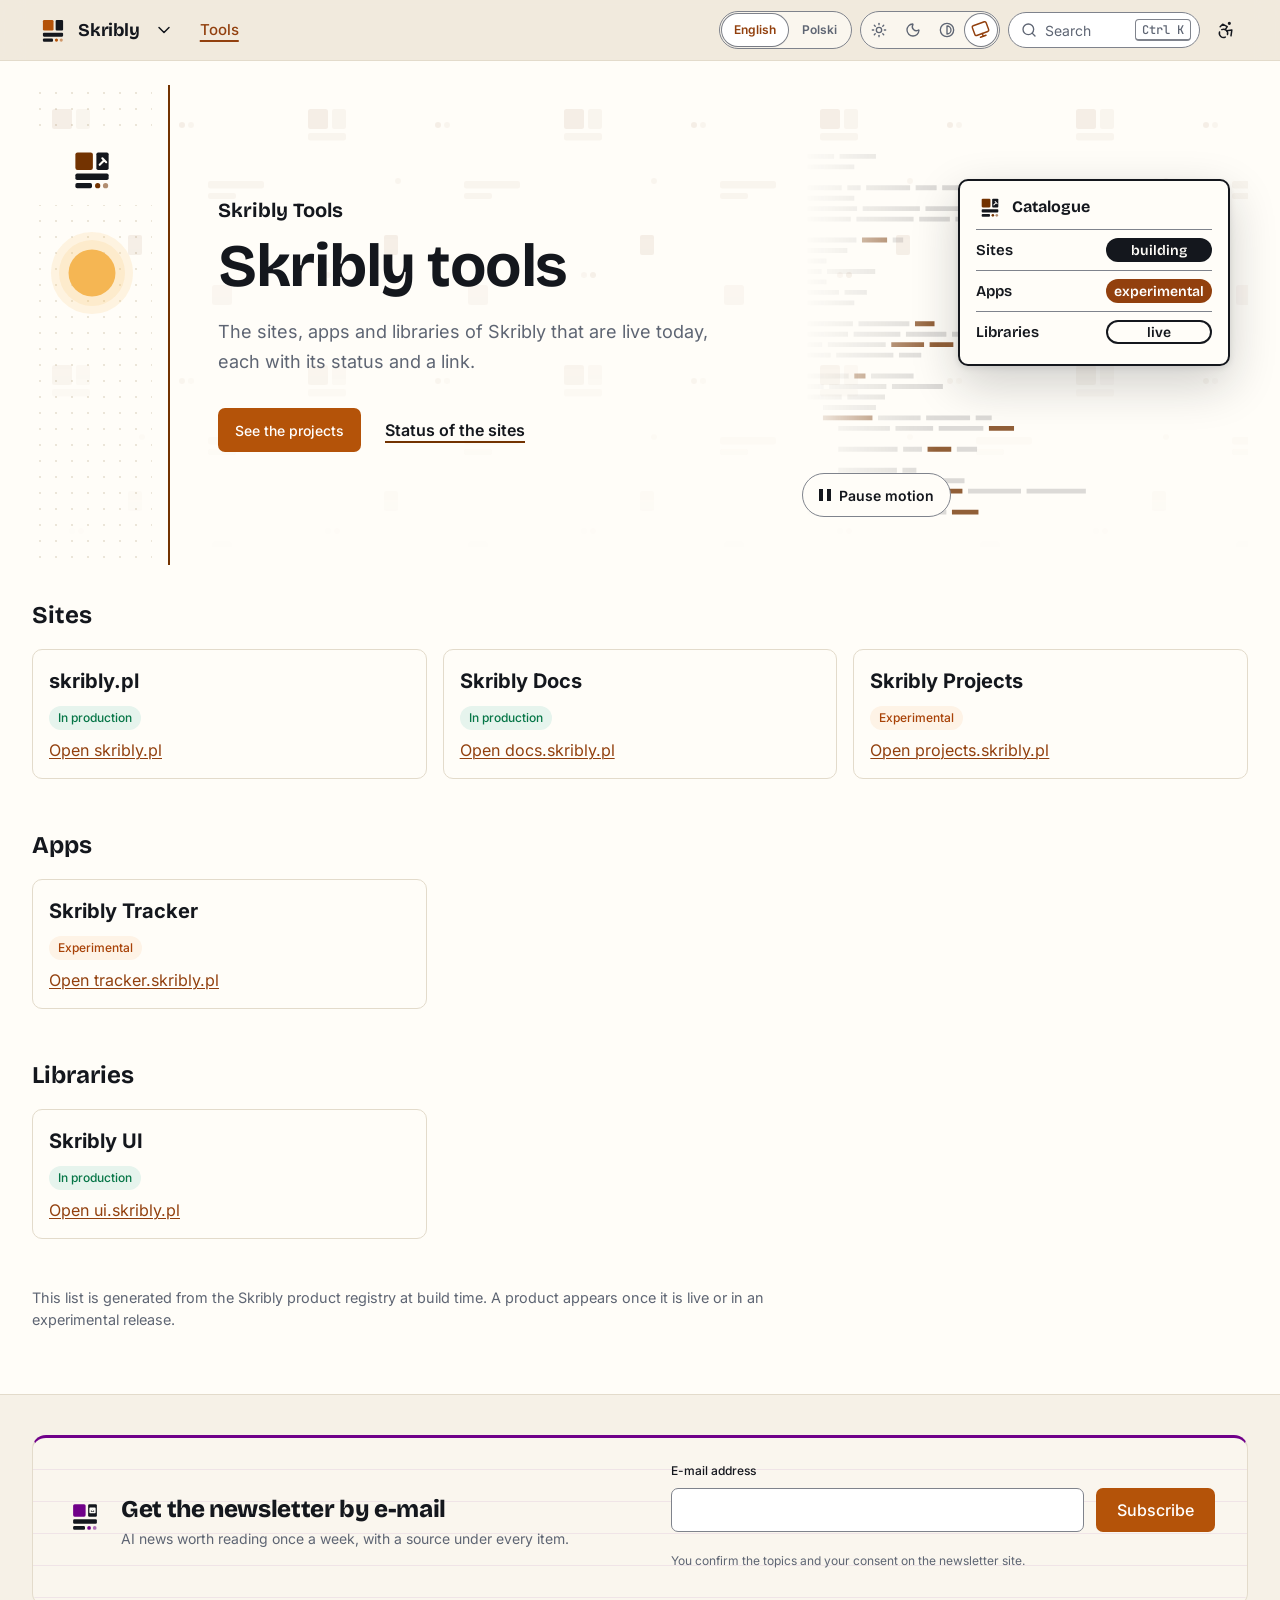
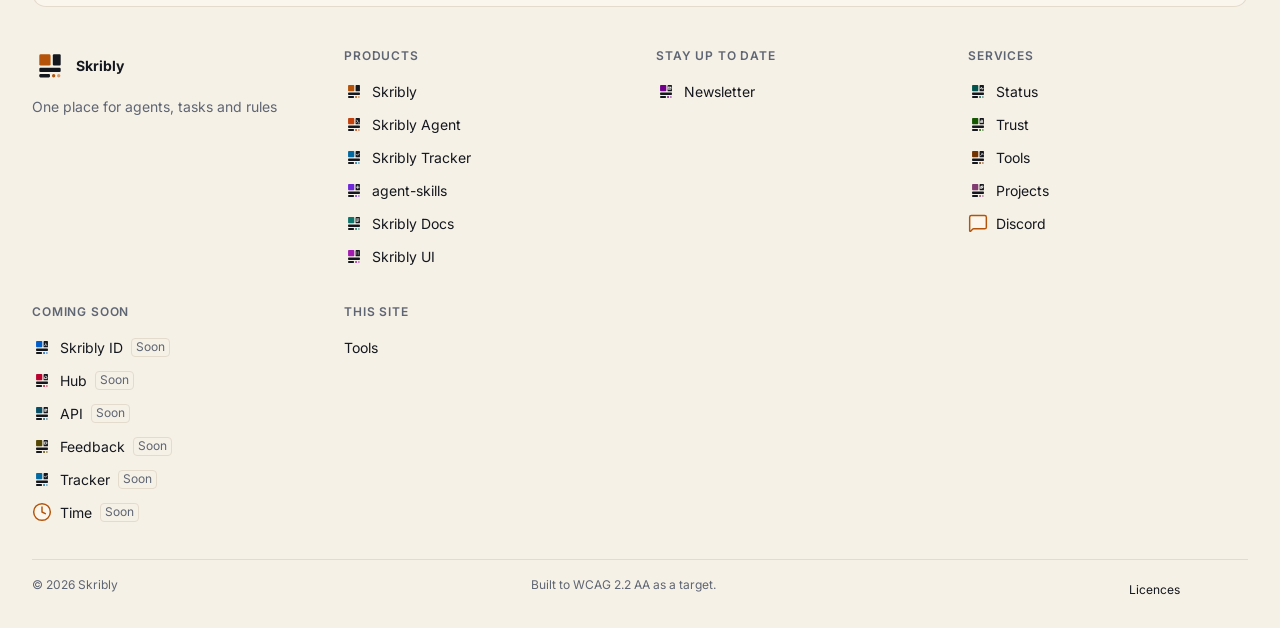
<file: index.html>
<!DOCTYPE html><html lang="en" dir="ltr"><head><meta charset="utf-8"><meta name="viewport" content="width=device-width, initial-scale=1"><title>Skribly</title><meta name="description" content="The Skribly tools that are live today: sites, apps, libraries and more, each with its status and a link."><link rel="canonical" href="https://tools.skribly.pl/"><link rel="alternate" hreflang="en" href="https://tools.skribly.pl/"><link rel="alternate" hreflang="pl" href="https://tools.skribly.pl/pl/"><link rel="alternate" hreflang="x-default" href="https://tools.skribly.pl/"><script src="/_astro/prepaint.iife.DfruCCWJ.js"></script><meta name="color-scheme" content="light dark"><meta name="theme-color" media="(prefers-color-scheme: light)" content="#fffdf8"><meta name="theme-color" media="(prefers-color-scheme: dark)" content="#111318"><meta name="referrer" content="strict-origin-when-cross-origin"><link rel="preload" href="/_astro/inter-latin-wght-normal.Dx4kXJAl.woff2" as="font" type="font/woff2" crossorigin><link rel="preload" href="/_astro/bricolage-grotesque-latin-wght-normal.DLoelf7F.woff2" as="font" type="font/woff2" crossorigin><link rel="icon" href="/favicon-32.png" sizes="32x32" type="image/png"><link rel="icon" href="/favicon.svg" type="image/svg+xml"><link rel="apple-touch-icon" href="/apple-touch-icon.png"><link rel="manifest" href="/manifest.webmanifest"><meta property="og:type" content="website"><meta property="og:site_name" content="Skribly"><meta property="og:locale" content="en_GB"><meta property="og:url" content="https://tools.skribly.pl/"><meta property="og:title" content="Skribly"><meta property="og:description" content="The Skribly tools that are live today: sites, apps, libraries and more, each with its status and a link."><meta property="og:image" content="https://tools.skribly.pl/og/image.png"><meta property="og:image:width" content="1200"><meta property="og:image:height" content="630"><meta property="og:image:alt" content="Skribly"><meta name="twitter:card" content="summary_large_image"><meta name="twitter:title" content="Skribly"><meta name="twitter:description" content="The Skribly tools that are live today: sites, apps, libraries and more, each with its status and a link."><meta name="twitter:image" content="https://tools.skribly.pl/og/image.png"><script type="application/ld+json">{"@context":"https://schema.org","@graph":[{"@type":"Organization","@id":"https://skribly.pl/#organization","name":"Skribly","url":"https://skribly.pl/","logo":"https://skribly.pl/img/icons/icon-512.png","sameAs":["https://docs.skribly.pl/","https://ui.skribly.pl/"]},{"@type":"WebSite","@id":"https://tools.skribly.pl/#website","name":"Skribly","url":"https://tools.skribly.pl/","inLanguage":"en","description":"The Skribly tools that are live today: sites, apps, libraries and more, each with its status and a link.","publisher":{"@id":"https://skribly.pl/#organization"}},{"@type":"WebPage","@id":"https://tools.skribly.pl/#page","url":"https://tools.skribly.pl/","name":"Skribly","description":"The Skribly tools that are live today: sites, apps, libraries and more, each with its status and a link.","inLanguage":"en","isPartOf":{"@id":"https://tools.skribly.pl/#website"},"publisher":{"@id":"https://skribly.pl/#organization"}}]}</script><meta http-equiv="Content-Security-Policy" content="default-src 'none'; connect-src 'self'; script-src 'self' 'wasm-unsafe-eval'; style-src 'self'; img-src 'self' data:; font-src 'self'; manifest-src 'self'; media-src 'self'; base-uri 'none'; form-action https://newsletter.skribly.pl; upgrade-insecure-requests"><link rel="stylesheet" href="/_astro/Page.pboyIWWr.css"></head><body class="sk-page"><a class="sk-skip-link" href="#content">Skip to content</a><header class="sk-site-header sk-product--skribly" data-sk-header><div class="sk-container sk-container--wide sk-site-header__bar"><div class="sk-site-header__brand"><a class="sk-site-header__home" href="/" aria-label="Skribly, home page"><svg class="sk-logo sk-logo--skribly" viewBox="0 0 64 64" width="2.125rem" height="2.125rem" focusable="false" aria-hidden="true"><rect x="13" y="13" width="20" height="20" rx="2.5" fill="var(--sk-accent)"/><rect x="37" y="13" width="14" height="20" rx="2" fill="currentColor"/><rect x="13" y="37" width="38" height="7.5" rx="2" fill="currentColor"/><rect x="13" y="48" width="19" height="6" rx="2" fill="currentColor"/><circle cx="38.5" cy="51" r="3" fill="var(--sk-accent)"/><circle cx="47.5" cy="51" r="3" fill="var(--sk-accent)" opacity="0.55"/></svg><span class="sk-site-header__name">Skribly</span></a><details class="sk-dropdown sk-ecosystem"><summary class="sk-icon-button sk-ecosystem__toggle" aria-label="Switch product" title="Switch product"><svg class="sk-icon sk-dropdown__chevron" viewBox="0 0 24 24" focusable="false" data-icon="chevron.down" aria-hidden="true"><path d="m6 9 6 6 6-6"></path></svg></summary><div class="sk-dropdown__panel"><p class="sk-ecosystem__title" id="sk-ecosystem-skribly">Skribly products</p><ul class="sk-ecosystem__list" aria-labelledby="sk-ecosystem-skribly"><li><a class="sk-ecosystem__item sk-product--skribly" href="https://skribly.pl/" aria-current="true"><svg class="sk-logo sk-logo--skribly" viewBox="0 0 64 64" width="2.25rem" height="2.25rem" focusable="false" aria-hidden="true"><rect x="13" y="13" width="20" height="20" rx="2.5" fill="var(--sk-accent)"/><rect x="37" y="13" width="14" height="20" rx="2" fill="currentColor"/><rect x="13" y="37" width="38" height="7.5" rx="2" fill="currentColor"/><rect x="13" y="48" width="19" height="6" rx="2" fill="currentColor"/><circle cx="38.5" cy="51" r="3" fill="var(--sk-accent)"/><circle cx="47.5" cy="51" r="3" fill="var(--sk-accent)" opacity="0.55"/></svg><span><strong>Skribly</strong><span>One place for agents, tasks and rules</span></span><span class="sk-ecosystem__here">You are here</span></a></li><li><a class="sk-ecosystem__item sk-product--agent" href="https://agent.skribly.pl/"><svg class="sk-logo sk-logo--agent" viewBox="0 0 64 64" width="2.25rem" height="2.25rem" focusable="false" aria-hidden="true"><rect x="13" y="13" width="20" height="20" rx="2.5" fill="var(--sk-tool-agent)"/><rect x="37" y="13" width="14" height="20" rx="2" fill="currentColor"/><path d="M40.6 19.4l3.6 3.6-3.6 3.6M45.6 28.4h2.6" fill="none" stroke="var(--sk-bg)" stroke-width="2.4" stroke-linecap="round" stroke-linejoin="round"/><rect x="13" y="37" width="38" height="7.5" rx="2" fill="currentColor"/><rect x="13" y="48" width="19" height="6" rx="2" fill="currentColor"/><circle cx="38.5" cy="51" r="3" fill="var(--sk-tool-agent)"/><circle cx="47.5" cy="51" r="3" fill="var(--sk-tool-agent)" opacity="0.55"/></svg><span><strong>Skribly Agent</strong><span>Where agents work</span></span></a></li><li><a class="sk-ecosystem__item sk-product--tracker" href="https://skribly.pl/apps/skribly-tracker/"><svg class="sk-logo sk-logo--tracker" viewBox="0 0 64 64" width="2.25rem" height="2.25rem" focusable="false" aria-hidden="true"><rect x="13" y="13" width="20" height="20" rx="2.5" fill="var(--sk-tool-tracker)"/><rect x="37" y="13" width="14" height="20" rx="2" fill="currentColor"/><path d="M40.4 23.6l2.8 2.8 4.8-5.4" fill="none" stroke="var(--sk-bg)" stroke-width="2.4" stroke-linecap="round" stroke-linejoin="round"/><rect x="13" y="37" width="38" height="7.5" rx="2" fill="currentColor"/><rect x="13" y="48" width="19" height="6" rx="2" fill="currentColor"/><circle cx="38.5" cy="51" r="3" fill="var(--sk-tool-tracker)"/><circle cx="47.5" cy="51" r="3" fill="var(--sk-tool-tracker)" opacity="0.55"/></svg><span><strong>Skribly Tracker</strong><span>Where tasks begin</span></span></a></li><li><a class="sk-ecosystem__item sk-product--skills" href="https://skribly.pl/apps/agent-skills/"><svg class="sk-logo sk-logo--skills" viewBox="0 0 64 64" width="2.25rem" height="2.25rem" focusable="false" aria-hidden="true"><rect x="13" y="13" width="20" height="20" rx="2.5" fill="var(--sk-tool-skills)"/><rect x="37" y="13" width="14" height="20" rx="2" fill="currentColor"/><path d="M44 18.6v8.8M39.6 23h8.8" fill="none" stroke="var(--sk-bg)" stroke-width="2.4" stroke-linecap="round" stroke-linejoin="round"/><rect x="13" y="37" width="38" height="7.5" rx="2" fill="currentColor"/><rect x="13" y="48" width="19" height="6" rx="2" fill="currentColor"/><circle cx="38.5" cy="51" r="3" fill="var(--sk-tool-skills)"/><circle cx="47.5" cy="51" r="3" fill="var(--sk-tool-skills)" opacity="0.55"/></svg><span><strong>agent-skills</strong><span>Where the rules live</span></span></a></li><li><a class="sk-ecosystem__item sk-product--docs" href="https://docs.skribly.pl/"><svg class="sk-logo sk-logo--docs" viewBox="0 0 64 64" width="2.25rem" height="2.25rem" focusable="false" aria-hidden="true"><rect x="13" y="13" width="20" height="20" rx="2.5" fill="var(--sk-tool-docs)"/><rect x="37" y="13" width="14" height="20" rx="2" fill="currentColor"/><path d="M40.4 19h7.2M40.4 23h7.2M40.4 27h4.4" fill="none" stroke="var(--sk-bg)" stroke-width="2.4" stroke-linecap="round" stroke-linejoin="round"/><rect x="13" y="37" width="38" height="7.5" rx="2" fill="currentColor"/><rect x="13" y="48" width="19" height="6" rx="2" fill="currentColor"/><circle cx="38.5" cy="51" r="3" fill="var(--sk-tool-docs)"/><circle cx="47.5" cy="51" r="3" fill="var(--sk-tool-docs)" opacity="0.55"/></svg><span><strong>Skribly Docs</strong><span>Guides and reference</span></span></a></li><li><a class="sk-ecosystem__item sk-product--ui" href="https://ui.skribly.pl/"><svg class="sk-logo sk-logo--ui" viewBox="0 0 64 64" width="2.25rem" height="2.25rem" focusable="false" aria-hidden="true"><rect x="13" y="13" width="20" height="20" rx="2.5" fill="var(--sk-tool-ui)"/><rect x="37" y="13" width="14" height="20" rx="2" fill="currentColor"/><path d="M41.2 19.6h.01M46.8 19.6h.01M41.2 25.4h.01M46.8 25.4h.01" fill="none" stroke="var(--sk-bg)" stroke-width="2.4" stroke-linecap="round" stroke-linejoin="round"/><rect x="13" y="37" width="38" height="7.5" rx="2" fill="currentColor"/><rect x="13" y="48" width="19" height="6" rx="2" fill="currentColor"/><circle cx="38.5" cy="51" r="3" fill="var(--sk-tool-ui)"/><circle cx="47.5" cy="51" r="3" fill="var(--sk-tool-ui)" opacity="0.55"/></svg><span><strong>Skribly UI</strong><span>Tokens and components</span></span></a></li></ul><p class="sk-ecosystem__title" id="sk-ecosystem-skribly-channels">Stay up to date</p><ul class="sk-ecosystem__list" aria-labelledby="sk-ecosystem-skribly-channels"><li><a class="sk-ecosystem__item sk-product--newsletter" href="https://newsletter.skribly.pl/"><svg class="sk-logo sk-logo--newsletter" viewBox="0 0 64 64" width="2.25rem" height="2.25rem" focusable="false" aria-hidden="true"><rect x="13" y="13" width="20" height="20" rx="2.5" fill="var(--sk-tool-newsletter)"/><rect x="37" y="13" width="14" height="20" rx="2" fill="currentColor"/><path d="M40.2 19.6h7.6v6.8h-7.6zM40.6 20.2l3.4 2.8 3.4-2.8" fill="none" stroke="var(--sk-bg)" stroke-width="2.4" stroke-linecap="round" stroke-linejoin="round"/><rect x="13" y="37" width="38" height="7.5" rx="2" fill="currentColor"/><rect x="13" y="48" width="19" height="6" rx="2" fill="currentColor"/><circle cx="38.5" cy="51" r="3" fill="var(--sk-tool-newsletter)"/><circle cx="47.5" cy="51" r="3" fill="var(--sk-tool-newsletter)" opacity="0.55"/></svg><span><strong>Skribly Newsletter</strong><span>AI news every week, each with its source</span></span></a></li></ul><p class="sk-ecosystem__title" id="sk-ecosystem-skribly-services">Services</p><ul class="sk-ecosystem__list" aria-labelledby="sk-ecosystem-skribly-services"><li><a class="sk-ecosystem__item sk-product--status" href="https://status.skribly.pl/"><svg class="sk-logo sk-logo--status" viewBox="0 0 64 64" width="2.25rem" height="2.25rem" focusable="false" aria-hidden="true"><rect x="13" y="13" width="20" height="20" rx="2.5" fill="var(--sk-tool-status)"/><rect x="37" y="13" width="14" height="20" rx="2" fill="currentColor"/><path d="M39.6 23.6h2.2l1.4-3.6 2.4 6.8 1.4-3.2h1.4" fill="none" stroke="var(--sk-bg)" stroke-width="2.4" stroke-linecap="round" stroke-linejoin="round"/><rect x="13" y="37" width="38" height="7.5" rx="2" fill="currentColor"/><rect x="13" y="48" width="19" height="6" rx="2" fill="currentColor"/><circle cx="38.5" cy="51" r="3" fill="var(--sk-tool-status)"/><circle cx="47.5" cy="51" r="3" fill="var(--sk-tool-status)" opacity="0.55"/></svg><span><strong>Skribly Status</strong><span>Is every service up</span></span></a></li><li><a class="sk-ecosystem__item sk-product--trust" href="https://trust.skribly.pl/"><svg class="sk-logo sk-logo--trust" viewBox="0 0 64 64" width="2.25rem" height="2.25rem" focusable="false" aria-hidden="true"><rect x="13" y="13" width="20" height="20" rx="2.5" fill="var(--sk-tool-trust)"/><rect x="37" y="13" width="14" height="20" rx="2" fill="currentColor"/><path d="M41.8 22.6v-3h4.4v3M40.8 24.2h6.4v2.8h-6.4z" fill="none" stroke="var(--sk-bg)" stroke-width="2.4" stroke-linecap="round" stroke-linejoin="round"/><rect x="13" y="37" width="38" height="7.5" rx="2" fill="currentColor"/><rect x="13" y="48" width="19" height="6" rx="2" fill="currentColor"/><circle cx="38.5" cy="51" r="3" fill="var(--sk-tool-trust)"/><circle cx="47.5" cy="51" r="3" fill="var(--sk-tool-trust)" opacity="0.55"/></svg><span><strong>Skribly Trust</strong><span>Security, privacy and accessibility</span></span></a></li><li><a class="sk-ecosystem__item sk-product--tools" href="https://tools.skribly.pl/"><svg class="sk-logo sk-logo--tools" viewBox="0 0 64 64" width="2.25rem" height="2.25rem" focusable="false" aria-hidden="true"><rect x="13" y="13" width="20" height="20" rx="2.5" fill="var(--sk-tool-tools)"/><rect x="37" y="13" width="14" height="20" rx="2" fill="currentColor"/><path d="M40.8 27.2L46 22M43.8 19.8l4.4 4.4" fill="none" stroke="var(--sk-bg)" stroke-width="2.4" stroke-linecap="round" stroke-linejoin="round"/><rect x="13" y="37" width="38" height="7.5" rx="2" fill="currentColor"/><rect x="13" y="48" width="19" height="6" rx="2" fill="currentColor"/><circle cx="38.5" cy="51" r="3" fill="var(--sk-tool-tools)"/><circle cx="47.5" cy="51" r="3" fill="var(--sk-tool-tools)" opacity="0.55"/></svg><span><strong>Skribly Tools</strong><span>Small tools in the browser</span></span></a></li><li><a class="sk-ecosystem__item sk-product--projects" href="https://projects.skribly.pl/"><svg class="sk-logo sk-logo--projects" viewBox="0 0 64 64" width="2.25rem" height="2.25rem" focusable="false" aria-hidden="true"><rect x="13" y="13" width="20" height="20" rx="2.5" fill="var(--sk-tool-projects)"/><rect x="37" y="13" width="14" height="20" rx="2" fill="currentColor"/><path d="M40.4 21.8h4.8v4.8h-4.8zM43 21.8v-2.6h4.8v4.8h-2.6" fill="none" stroke="var(--sk-bg)" stroke-width="2.4" stroke-linecap="round" stroke-linejoin="round"/><rect x="13" y="37" width="38" height="7.5" rx="2" fill="currentColor"/><rect x="13" y="48" width="19" height="6" rx="2" fill="currentColor"/><circle cx="38.5" cy="51" r="3" fill="var(--sk-tool-projects)"/><circle cx="47.5" cy="51" r="3" fill="var(--sk-tool-projects)" opacity="0.55"/></svg><span><strong>Skribly Projects</strong><span>Every part and how far it is</span></span></a></li><li><a class="sk-ecosystem__item sk-product--discord" href="https://dc.skribly.pl/"><svg class="sk-icon sk-icon--duo sk-ecosystem__icon" viewBox="0 0 24 24" focusable="false" data-icon="content.comment" aria-hidden="true"><g class="sk-icon__fill"><path d="M22 17a2 2 0 0 1-2 2H6.828a2 2 0 0 0-1.414.586l-2.202 2.202A.71.71 0 0 1 2 21.286V5a2 2 0 0 1 2-2h16a2 2 0 0 1 2 2z"></path></g><path d="M22 17a2 2 0 0 1-2 2H6.828a2 2 0 0 0-1.414.586l-2.202 2.202A.71.71 0 0 1 2 21.286V5a2 2 0 0 1 2-2h16a2 2 0 0 1 2 2z"></path></svg><span><strong>Discord</strong><span>Talk with the people who build Skribly</span></span></a></li></ul></div></details></div><div class="sk-site-header__quick"><button class="sk-search-button sk-site-header__wide" type="button" data-sk-search-open data-sk-needs-js aria-haspopup="dialog" aria-controls="sk-search" aria-keyshortcuts="Control+K /"><svg class="sk-icon" viewBox="0 0 24 24" focusable="false" data-icon="action.search" aria-hidden="true"><g class="sk-icon__fill"><circle cx="11" cy="11" r="8"></circle></g><path d="m21 21-4.34-4.34"></path><circle cx="11" cy="11" r="8"></circle></svg><span>Search</span><kbd class="sk-kbd" aria-hidden="true">Ctrl K</kbd></button><button class="sk-icon-button sk-site-header__narrow" type="button" data-sk-search-open data-sk-needs-js aria-label="Search" aria-haspopup="dialog" aria-controls="sk-search" aria-keyshortcuts="Control+K /"><svg class="sk-icon" viewBox="0 0 24 24" focusable="false" data-icon="action.search" aria-hidden="true"><g class="sk-icon__fill"><circle cx="11" cy="11" r="8"></circle></g><path d="m21 21-4.34-4.34"></path><circle cx="11" cy="11" r="8"></circle></svg></button><button class="sk-icon-button" type="button" data-sk-a11y-open data-sk-needs-js aria-controls="sk-a11y-panel" aria-expanded="false" aria-label="Accessibility" title="Open accessibility settings"><svg class="sk-icon" viewBox="0 0 24 24" focusable="false" data-icon="nav.accessibility" aria-hidden="true"><g class="sk-icon__fill"><circle cx="16" cy="4" r="1"></circle></g><circle cx="16" cy="4" r="1"></circle><path d="m18 19 1-7-6 1"></path><path d="m5 8 3-3 5.5 3-2.36 3.5"></path><path d="M4.24 14.5a5 5 0 0 0 6.88 6"></path><path d="M13.76 17.5a5 5 0 0 0-6.88-6"></path></svg></button><button class="sk-icon-button sk-site-header__menu-toggle" type="button" data-sk-menu-toggle data-sk-needs-js aria-expanded="false" aria-controls="sk-site-drawer-skribly" aria-label="Menu" data-open="Menu" data-close="Close menu"><span class="sk-burger" aria-hidden="true"><span></span><span></span><span></span></span></button></div><div class="sk-site-header__drawer" id="sk-site-drawer-skribly"><nav class="sk-site-nav" aria-label="Main navigation"><ul class="sk-site-nav__list"><li><a class="sk-site-nav__link" href="/" aria-current="page">Tools</a></li></ul></nav><div class="sk-site-header__tools"><nav class="sk-language-switch" aria-label="Language"><ul><li><span lang="en" aria-current="true">English</span></li><li><a href="/pl/" lang="pl" hreflang="pl">Polski</a></li></ul></nav><fieldset class="sk-theme-switch" data-sk-theme-switch><legend class="sk-visually-hidden">Theme</legend><label title="Light"><input type="radio" name="sk-theme-tnu05g" value="light"><svg class="sk-icon" viewBox="0 0 24 24" focusable="false" data-icon="theme.light" aria-hidden="true"><g class="sk-icon__fill"><circle cx="12" cy="12" r="4"></circle></g><circle cx="12" cy="12" r="4"></circle><path d="M12 2v2"></path><path d="M12 20v2"></path><path d="m4.93 4.93 1.41 1.41"></path><path d="m17.66 17.66 1.41 1.41"></path><path d="M2 12h2"></path><path d="M20 12h2"></path><path d="m6.34 17.66-1.41 1.41"></path><path d="m19.07 4.93-1.41 1.41"></path></svg><span class="sk-visually-hidden">Light</span></label><label title="Dark"><input type="radio" name="sk-theme-tnu05g" value="dark"><svg class="sk-icon" viewBox="0 0 24 24" focusable="false" data-icon="theme.dark" aria-hidden="true"><g class="sk-icon__fill"><path d="M20.985 12.486a9 9 0 1 1-9.473-9.472c.405-.022.617.46.402.803a6 6 0 0 0 8.268 8.268c.344-.215.825-.004.803.401"></path></g><path d="M20.985 12.486a9 9 0 1 1-9.473-9.472c.405-.022.617.46.402.803a6 6 0 0 0 8.268 8.268c.344-.215.825-.004.803.401"></path></svg><span class="sk-visually-hidden">Dark</span></label><label title="High contrast"><input type="radio" name="sk-theme-tnu05g" value="contrast"><svg class="sk-icon" viewBox="0 0 24 24" focusable="false" data-icon="theme.contrast" aria-hidden="true"><g class="sk-icon__fill"><circle cx="12" cy="12" r="10"></circle><path d="M12 18a6 6 0 0 0 0-12v12z"></path></g><circle cx="12" cy="12" r="10"></circle><path d="M12 18a6 6 0 0 0 0-12v12z"></path></svg><span class="sk-visually-hidden">High contrast</span></label><label title="System"><input type="radio" name="sk-theme-tnu05g" value="system" checked><svg class="sk-icon" viewBox="0 0 24 24" focusable="false" data-icon="theme.system" aria-hidden="true"><g class="sk-icon__fill"><rect rx="2" x="2" y="3" width="20" height="14"></rect></g><rect rx="2" x="2" y="3" width="20" height="14"></rect><line x1="8" y1="21" x2="16" y2="21"></line><line x1="12" y1="17" x2="12" y2="21"></line></svg><span class="sk-visually-hidden">System</span></label></fieldset><script type="module" src="/_astro/ThemeSwitch.astro_astro_type_script_index_0_lang.CFWxGLRv.js"></script></div></div></div></header><script type="module" src="/_astro/SiteHeader.astro_astro_type_script_index_0_lang.C7ESqmu-.js"></script><main class="sk-page__main sk-page__main--wide" id="content" tabindex="-1" data-pagefind-body><div class="site-main" data-pagefind-body><header class="sk-hero sk-hero--brand sk-hero--themed sk-hero--notebook sk-product--tools" data-sk-hero="brand"><div class="sk-hero__body"><span class="sk-site-hero__logo"><svg class="sk-logo sk-logo--tools" viewBox="0 0 64 64" width="3.5rem" height="3.5rem" focusable="false" aria-hidden="true"><rect x="13" y="13" width="20" height="20" rx="2.5" fill="var(--sk-tool-tools)"/><rect x="37" y="13" width="14" height="20" rx="2" fill="currentColor"/><path d="M40.8 27.2L46 22M43.8 19.8l4.4 4.4" fill="none" stroke="var(--sk-bg)" stroke-width="2.4" stroke-linecap="round" stroke-linejoin="round"/><rect x="13" y="37" width="38" height="7.5" rx="2" fill="currentColor"/><rect x="13" y="48" width="19" height="6" rx="2" fill="currentColor"/><circle cx="38.5" cy="51" r="3" fill="var(--sk-tool-tools)"/><circle cx="47.5" cy="51" r="3" fill="var(--sk-tool-tools)" opacity="0.55"/></svg></span><p class="sk-hero__eyebrow"><span>Skribly Tools</span></p><h1 class="sk-hero__title">Skribly tools</h1><div class="sk-hero__lead"><p>The sites, apps and libraries of Skribly that are live today, each with its status and a link.</p></div><div class="sk-hero__actions"><a class="sk-button sk-button--lg" href="https://projects.skribly.pl/">See the projects</a><a href="https://status.skribly.pl/">Status of the sites</a></div></div><div class="sk-hero__art"><div class="sk-hero__backdrop" aria-hidden="true"><span class="sk-hero-ground sk-pattern sk-pattern--hero"></span><svg class="sk-sky sk-hero-sky" viewBox="0 0 120 120" aria-hidden="true" focusable="false"><g class="sk-sky__sun"><circle class="sk-sky__halo" cx="60" cy="60" r="56"></circle><circle class="sk-sky__halo" cx="60" cy="60" r="45"></circle><circle class="sk-sky__disc" cx="60" cy="60" r="32"></circle></g><g class="sk-sky__moon"><circle class="sk-sky__glow" cx="60" cy="60" r="44"></circle><path class="sk-sky__crescent" d="M58.64 28.03A32 32 0 1 0 88.14 75.23A28 28 0 0 1 58.64 28.03Z"></path><g class="sk-sky__stars"><circle cx="14" cy="22" r="1.6"></circle><circle cx="30" cy="92" r="1.2"></circle><circle cx="98" cy="14" r="1.4"></circle><circle cx="108" cy="66" r="1.1"></circle><circle cx="20" cy="58" r="1"></circle><circle cx="86" cy="104" r="1.3"></circle></g></g></svg></div><div class="sk-agents-stage"><div class="sk-code-page" aria-hidden="true"><svg class="sk-code-page__sheet" viewBox="0 0 640 2160" focusable="false"><path class="sk-code-page__ink" d="M8 30h38v7h-38zm46 0h52v7h-52zm-46 15h67v7h-67zm0 30h49v7h-49zm57 0h19v7h-19zm27 0h63v7h-63zm71 0h30v7h-30zm38 0h32v7h-32zm-193 15h67v7h-67zm0 15h71v7h-71zm79 0h82v7h-82zm90 0h75v7h-75zm83 0h31v7h-31zm39 0h53v7h-53zm-291 15h62v7h-62zm70 0h82v7h-82zm90 0h44v7h-44zm52 0h26v7h-26zm34 0h81v7h-81zm-246 30h70v7h-70zm122 0h15v7h-15zm-122 15h57v7h-57zm0 15h27v7h-27zm0 15h20v7h-20zm28 0h69v7h-69zm-28 15h27v7h-27zm0 15h45v7h-45zm53 0h32v7h-32zm-53 15h67v7h-67zm0 30h65v7h-65zm73 0h73v7h-73zm-73 15h58v7h-58zm66 0h67v7h-67zm75 0h58v7h-58zm66 0h69v7h-69zm-207 15h21v7h-21zm29 0h83v7h-83zm-29 15h33v7h-33zm41 0h82v7h-82zm90 0h32v7h-32zm-131 30h59v7h-59zm91 0h61v7h-61zm-91 15h23v7h-23zm31 0h82v7h-82zm90 0h73v7h-73zm-121 15h49v7h-49zm57 0h54v7h-54zm-35 15h76v7h-76zm79 15h61v7h-61zm69 0h63v7h-63zm71 0h23v7h-23zm-197 15h74v7h-74zm82 0h54v7h-54zm62 0h64v7h-64zm-144 30h85v7h-85zm93 0h27v7h-27zm77 0h29v7h-29zm-170 30h84v7h-84zm92 0h20v7h-20zm-92 15h25v7h-25zm33 0h48v7h-48zm56 0h44v7h-44zm52 0h40v7h-40zm-163 15h49v7h-49zm57 0h78v7h-78zm151 0h76v7h-76zm84 0h85v7h-85zm-314 15h85v7h-85zm0 15h84v7h-84zm92 0h80v7h-80zm88 0h19v7h-19zm-158 30h72v7h-72zm80 0h28v7h-28zm36 0h85v7h-85zm-138 15h73v7h-73zm81 0h32v7h-32zm40 0h72v7h-72zm144 0h51v7h-51zm-265 15h40v7h-40zm48 0h58v7h-58zm40 15h64v7h-64zm72 0h37v7h-37zm45 0h16v7h-16zm-205 15h30v7h-30zm91 0h37v7h-37zm-91 30h25v7h-25zm33 0h71v7h-71zm-33 15h24v7h-24zm32 0h57v7h-57zm65 0h80v7h-80zm131 0h32v7h-32zm-228 15h39v7h-39zm47 0h64v7h-64zm72 0h55v7h-55zm-119 30h46v7h-46zm90 15h69v7h-69zm-68 15h28v7h-28zm36 0h39v7h-39zm-36 15h34v7h-34zm0 15h20v7h-20zm28 0h22v7h-22zm30 0h46v7h-46zm-36 15h88v7h-88zm96 0h66v7h-66zm-96 15h39v7h-39zm0 15h46v7h-46zm54 0h41v7h-41zm-32 15h61v7h-61zm69 0h50v7h-50zm58 0h46v7h-46zm54 0h59v7h-59zm-181 15h68v7h-68zm76 0h67v7h-67zm75 0h79v7h-79zm87 0h59v7h-59zm-238 15h59v7h-59zm67 0h62v7h-62zm-67 30h55v7h-55zm63 0h83v7h-83zm-85 15h44v7h-44zm52 0h45v7h-45zm-52 30h33v7h-33zm-22 15h87v7h-87zm95 0h87v7h-87zm95 0h17v7h-17zm-190 15h83v7h-83zm91 0h84v7h-84zm92 0h54v7h-54zm-161 30h61v7h-61zm69 0h47v7h-47zm55 0h80v7h-80zm-102 15h53v7h-53zm61 0h24v7h-24zm32 0h31v7h-31zm39 0h79v7h-79zm87 0h45v7h-45zm-134 15h35v7h-35zm-85 30h34v7h-34zm42 0h43v7h-43zm-108 45h38v7h-38zm46 0h52v7h-52zm-46 15h67v7h-67zm0 30h49v7h-49zm57 0h19v7h-19zm27 0h63v7h-63zm71 0h30v7h-30zm38 0h32v7h-32zm-193 15h67v7h-67zm0 15h71v7h-71zm79 0h82v7h-82zm90 0h75v7h-75zm83 0h31v7h-31zm39 0h53v7h-53zm-291 15h62v7h-62zm70 0h82v7h-82zm90 0h44v7h-44zm52 0h26v7h-26zm34 0h81v7h-81zm-246 30h70v7h-70zm122 0h15v7h-15zm-122 15h57v7h-57zm0 15h27v7h-27zm0 15h20v7h-20zm28 0h69v7h-69zm-28 15h27v7h-27zm0 15h45v7h-45zm53 0h32v7h-32zm-53 15h67v7h-67zm0 30h65v7h-65zm73 0h73v7h-73zm-73 15h58v7h-58zm66 0h67v7h-67zm75 0h58v7h-58zm66 0h69v7h-69zm-207 15h21v7h-21zm29 0h83v7h-83zm-29 15h33v7h-33zm41 0h82v7h-82zm90 0h32v7h-32zm-131 30h59v7h-59zm91 0h61v7h-61zm-91 15h23v7h-23zm31 0h82v7h-82zm90 0h73v7h-73zm-121 15h49v7h-49zm57 0h54v7h-54zm-35 15h76v7h-76zm79 15h61v7h-61zm69 0h63v7h-63zm71 0h23v7h-23zm-197 15h74v7h-74zm82 0h54v7h-54zm62 0h64v7h-64zm-144 30h85v7h-85zm93 0h27v7h-27zm77 0h29v7h-29zm-170 30h84v7h-84zm92 0h20v7h-20zm-92 15h25v7h-25zm33 0h48v7h-48zm56 0h44v7h-44zm52 0h40v7h-40zm-163 15h49v7h-49zm57 0h78v7h-78zm151 0h76v7h-76zm84 0h85v7h-85zm-314 15h85v7h-85zm0 15h84v7h-84zm92 0h80v7h-80zm88 0h19v7h-19zm-158 30h72v7h-72zm80 0h28v7h-28zm36 0h85v7h-85zm-138 15h73v7h-73zm81 0h32v7h-32zm40 0h72v7h-72zm144 0h51v7h-51zm-265 15h40v7h-40zm48 0h58v7h-58zm40 15h64v7h-64zm72 0h37v7h-37zm45 0h16v7h-16zm-205 15h30v7h-30zm91 0h37v7h-37zm-91 30h25v7h-25zm33 0h71v7h-71zm-33 15h24v7h-24zm32 0h57v7h-57zm65 0h80v7h-80zm131 0h32v7h-32zm-228 15h39v7h-39zm47 0h64v7h-64zm72 0h55v7h-55zm-119 30h46v7h-46zm90 15h69v7h-69zm-68 15h28v7h-28zm36 0h39v7h-39zm-36 15h34v7h-34zm0 15h20v7h-20zm28 0h22v7h-22zm30 0h46v7h-46zm-36 15h88v7h-88zm96 0h66v7h-66zm-96 15h39v7h-39zm0 15h46v7h-46zm54 0h41v7h-41zm-32 15h61v7h-61zm69 0h50v7h-50zm58 0h46v7h-46zm54 0h59v7h-59zm-181 15h68v7h-68zm76 0h67v7h-67zm75 0h79v7h-79zm87 0h59v7h-59zm-238 15h59v7h-59zm67 0h62v7h-62zm-67 30h55v7h-55zm63 0h83v7h-83zm-85 15h44v7h-44zm52 0h45v7h-45zm-52 30h33v7h-33zm-22 15h87v7h-87zm95 0h87v7h-87zm95 0h17v7h-17zm-190 15h83v7h-83zm91 0h84v7h-84zm92 0h54v7h-54zm-161 30h61v7h-61zm69 0h47v7h-47zm55 0h80v7h-80zm-102 15h53v7h-53zm61 0h24v7h-24zm32 0h31v7h-31zm39 0h79v7h-79zm87 0h45v7h-45zm-134 15h35v7h-35zm-85 30h34v7h-34zm42 0h43v7h-43z"></path><path class="sk-code-page__rubric" d="M86 150h36v7h-36zm76 120h28v7h-28zm-34 30h47v7h-47zm55 0h34v7h-34zm-108 45h16v7h-16zm-45 60h71v7h-71zm238 15h36v7h-36zm-88 30h34v7h-34zm-7 60h57v7h-57zm42 30h38v7h-38zm-6 45h56v7h-56zm-201 30h80v7h-80zm38 15h45v7h-45zm147 45h35v7h-35zm-163 60h60v7h-60zm22 150h39v7h-39zm22 150h77v7h-77zm12 195h36v7h-36zm76 120h28v7h-28zm-34 30h47v7h-47zm55 0h34v7h-34zm-108 45h16v7h-16zm-45 60h71v7h-71zm238 15h36v7h-36zm-88 30h34v7h-34zm-7 60h57v7h-57zm42 30h38v7h-38zm-6 45h56v7h-56zm-201 30h80v7h-80zm38 15h45v7h-45zm147 45h35v7h-35zm-163 60h60v7h-60zm22 150h39v7h-39zm22 150h77v7h-77z"></path></svg></div><div class="sk-agents sk-agents--panel" aria-hidden="true"><p class="sk-agents__title"><svg class="sk-logo sk-logo--tools" viewBox="0 0 64 64" width="1.75rem" height="1.75rem" focusable="false" aria-hidden="true"><rect x="13" y="13" width="20" height="20" rx="2.5" fill="var(--sk-tool-tools)"/><rect x="37" y="13" width="14" height="20" rx="2" fill="currentColor"/><path d="M40.8 27.2L46 22M43.8 19.8l4.4 4.4" fill="none" stroke="var(--sk-bg)" stroke-width="2.4" stroke-linecap="round" stroke-linejoin="round"/><rect x="13" y="37" width="38" height="7.5" rx="2" fill="currentColor"/><rect x="13" y="48" width="19" height="6" rx="2" fill="currentColor"/><circle cx="38.5" cy="51" r="3" fill="var(--sk-tool-tools)"/><circle cx="47.5" cy="51" r="3" fill="var(--sk-tool-tools)" opacity="0.55"/></svg><span>Catalogue</span></p><ul class="sk-agents__list"><li class="sk-agents__row"><span class="sk-agents__name">Sites</span><span class="sk-agents__states"><span class="sk-agents__state sk-agents__state--0 sk-agents__state--k0">building</span><span class="sk-agents__state sk-agents__state--1 sk-agents__state--k2">experimental</span><span class="sk-agents__state sk-agents__state--2 sk-agents__state--k1">live</span></span></li><li class="sk-agents__row"><span class="sk-agents__name">Apps</span><span class="sk-agents__states"><span class="sk-agents__state sk-agents__state--0 sk-agents__state--k1">building</span><span class="sk-agents__state sk-agents__state--1 sk-agents__state--k0">experimental</span><span class="sk-agents__state sk-agents__state--2 sk-agents__state--k2">live</span></span></li><li class="sk-agents__row"><span class="sk-agents__name">Libraries</span><span class="sk-agents__states"><span class="sk-agents__state sk-agents__state--0 sk-agents__state--k2">building</span><span class="sk-agents__state sk-agents__state--1 sk-agents__state--k1">experimental</span><span class="sk-agents__state sk-agents__state--2 sk-agents__state--k0">live</span></span></li></ul></div><button class="sk-motion-toggle" type="button" data-sk-motion-toggle data-sk-needs-js><span class="sk-motion-toggle__icon" aria-hidden="true"></span><span class="sk-motion-toggle__labels"><span class="sk-motion-toggle__pause">Pause motion</span><span class="sk-motion-toggle__play">Play motion</span></span></button></div></div></header><section class="page-measure page-section" aria-labelledby="kind-site"><h2 id="kind-site">Sites</h2><ul class="tool-list" role="list"><li class="tool-list__item" data-id="website" data-lifecycle="production"><h3 class="tool-list__name">skribly.pl</h3><p class="tool-list__status"><span class="sk-visually-hidden">Status: </span><span class="sk-badge sk-badge--ok">In production</span></p><p><a class="sk-link" href="https://skribly.pl/">Open skribly.pl</a></p></li><li class="tool-list__item" data-id="docs" data-lifecycle="production"><h3 class="tool-list__name">Skribly Docs</h3><p class="tool-list__status"><span class="sk-visually-hidden">Status: </span><span class="sk-badge sk-badge--ok">In production</span></p><p><a class="sk-link" href="https://docs.skribly.pl/">Open docs.skribly.pl</a></p></li><li class="tool-list__item" data-id="projects" data-lifecycle="experimental"><h3 class="tool-list__name">Skribly Projects</h3><p class="tool-list__status"><span class="sk-visually-hidden">Status: </span><span class="sk-badge sk-badge--warn">Experimental</span></p><p><a class="sk-link" href="https://projects.skribly.pl/">Open projects.skribly.pl</a></p></li></ul></section><section class="page-measure page-section" aria-labelledby="kind-app"><h2 id="kind-app">Apps</h2><ul class="tool-list" role="list"><li class="tool-list__item" data-id="tracker" data-lifecycle="experimental"><h3 class="tool-list__name">Skribly Tracker</h3><p class="tool-list__status"><span class="sk-visually-hidden">Status: </span><span class="sk-badge sk-badge--warn">Experimental</span></p><p><a class="sk-link" href="https://tracker.skribly.pl/">Open tracker.skribly.pl</a></p></li></ul></section><section class="page-measure page-section" aria-labelledby="kind-library"><h2 id="kind-library">Libraries</h2><ul class="tool-list" role="list"><li class="tool-list__item" data-id="ui" data-lifecycle="production"><h3 class="tool-list__name">Skribly UI</h3><p class="tool-list__status"><span class="sk-visually-hidden">Status: </span><span class="sk-badge sk-badge--ok">In production</span></p><p><a class="sk-link" href="https://ui.skribly.pl/">Open ui.skribly.pl</a></p></li></ul></section><section class="page-measure page-section"><p class="tool-note">This list is generated from the Skribly product registry at build time. A product appears once it is live or in an experimental release.</p></section></div></main><footer class="sk-site-footer sk-product--skribly"><div class="sk-container sk-container--wide"><section aria-labelledby="sk-footer-newsletter-title" class="sk-band sk-band--sunken sk-pattern sk-pattern--ruled sk-product--newsletter sk-newsletter-signup sk-newsletter-signup--footer"><div class="sk-newsletter-signup__text"><svg class="sk-logo sk-logo--newsletter" viewBox="0 0 64 64" width="2.5rem" height="2.5rem" focusable="false" aria-hidden="true"><rect x="13" y="13" width="20" height="20" rx="2.5" fill="var(--sk-tool-newsletter)"/><rect x="37" y="13" width="14" height="20" rx="2" fill="currentColor"/><path d="M40.2 19.6h7.6v6.8h-7.6zM40.6 20.2l3.4 2.8 3.4-2.8" fill="none" stroke="var(--sk-bg)" stroke-width="2.4" stroke-linecap="round" stroke-linejoin="round"/><rect x="13" y="37" width="38" height="7.5" rx="2" fill="currentColor"/><rect x="13" y="48" width="19" height="6" rx="2" fill="currentColor"/><circle cx="38.5" cy="51" r="3" fill="var(--sk-tool-newsletter)"/><circle cx="47.5" cy="51" r="3" fill="var(--sk-tool-newsletter)" opacity="0.55"/></svg><h2 class="sk-newsletter-signup__title" id="sk-footer-newsletter-title">Get the newsletter by e-mail</h2><p class="sk-newsletter-signup__lead">AI news worth reading once a week, with a source under every item.</p></div><form class="sk-newsletter-signup__form" method="get" action="https://newsletter.skribly.pl/#signup" aria-labelledby="sk-footer-newsletter-title"><label class="sk-label" for="sk-footer-newsletter-email">E-mail address</label><div class="sk-newsletter-signup__row"><input class="sk-input sk-newsletter-signup__input" type="email" id="sk-footer-newsletter-email" name="email" autocomplete="email" inputmode="email" spellcheck="false" maxlength="254" required aria-describedby="sk-footer-newsletter-hint"><button class="sk-button" type="submit">Subscribe</button></div><p class="sk-hint" id="sk-footer-newsletter-hint">You confirm the topics and your consent on the newsletter site.</p></form></section><div class="sk-site-footer__grid"><div class="sk-site-footer__brand"><a href="https://skribly.pl/" aria-label="Skribly, home page"><svg class="sk-logo sk-logo--skribly" viewBox="0 0 64 64" width="2.25rem" height="2.25rem" focusable="false" aria-hidden="true"><rect x="13" y="13" width="20" height="20" rx="2.5" fill="var(--sk-accent)"/><rect x="37" y="13" width="14" height="20" rx="2" fill="currentColor"/><rect x="13" y="37" width="38" height="7.5" rx="2" fill="currentColor"/><rect x="13" y="48" width="19" height="6" rx="2" fill="currentColor"/><circle cx="38.5" cy="51" r="3" fill="var(--sk-accent)"/><circle cx="47.5" cy="51" r="3" fill="var(--sk-accent)" opacity="0.55"/></svg><strong>Skribly</strong></a><p>One place for agents, tasks and rules</p></div><nav aria-labelledby="sk-footer-products-skribly"><h2 id="sk-footer-products-skribly">Products</h2><ul><li><a href="https://skribly.pl/" aria-current="true"><svg class="sk-logo sk-logo--skribly" viewBox="0 0 64 64" width="1.25rem" height="1.25rem" focusable="false" aria-hidden="true"><rect x="13" y="13" width="20" height="20" rx="2.5" fill="var(--sk-accent)"/><rect x="37" y="13" width="14" height="20" rx="2" fill="currentColor"/><rect x="13" y="37" width="38" height="7.5" rx="2" fill="currentColor"/><rect x="13" y="48" width="19" height="6" rx="2" fill="currentColor"/><circle cx="38.5" cy="51" r="3" fill="var(--sk-accent)"/><circle cx="47.5" cy="51" r="3" fill="var(--sk-accent)" opacity="0.55"/></svg>Skribly</a></li><li><a href="https://agent.skribly.pl/"><svg class="sk-logo sk-logo--agent" viewBox="0 0 64 64" width="1.25rem" height="1.25rem" focusable="false" aria-hidden="true"><rect x="13" y="13" width="20" height="20" rx="2.5" fill="var(--sk-tool-agent)"/><rect x="37" y="13" width="14" height="20" rx="2" fill="currentColor"/><path d="M40.6 19.4l3.6 3.6-3.6 3.6M45.6 28.4h2.6" fill="none" stroke="var(--sk-bg)" stroke-width="2.4" stroke-linecap="round" stroke-linejoin="round"/><rect x="13" y="37" width="38" height="7.5" rx="2" fill="currentColor"/><rect x="13" y="48" width="19" height="6" rx="2" fill="currentColor"/><circle cx="38.5" cy="51" r="3" fill="var(--sk-tool-agent)"/><circle cx="47.5" cy="51" r="3" fill="var(--sk-tool-agent)" opacity="0.55"/></svg>Skribly Agent</a></li><li><a href="https://skribly.pl/apps/skribly-tracker/"><svg class="sk-logo sk-logo--tracker" viewBox="0 0 64 64" width="1.25rem" height="1.25rem" focusable="false" aria-hidden="true"><rect x="13" y="13" width="20" height="20" rx="2.5" fill="var(--sk-tool-tracker)"/><rect x="37" y="13" width="14" height="20" rx="2" fill="currentColor"/><path d="M40.4 23.6l2.8 2.8 4.8-5.4" fill="none" stroke="var(--sk-bg)" stroke-width="2.4" stroke-linecap="round" stroke-linejoin="round"/><rect x="13" y="37" width="38" height="7.5" rx="2" fill="currentColor"/><rect x="13" y="48" width="19" height="6" rx="2" fill="currentColor"/><circle cx="38.5" cy="51" r="3" fill="var(--sk-tool-tracker)"/><circle cx="47.5" cy="51" r="3" fill="var(--sk-tool-tracker)" opacity="0.55"/></svg>Skribly Tracker</a></li><li><a href="https://skribly.pl/apps/agent-skills/"><svg class="sk-logo sk-logo--skills" viewBox="0 0 64 64" width="1.25rem" height="1.25rem" focusable="false" aria-hidden="true"><rect x="13" y="13" width="20" height="20" rx="2.5" fill="var(--sk-tool-skills)"/><rect x="37" y="13" width="14" height="20" rx="2" fill="currentColor"/><path d="M44 18.6v8.8M39.6 23h8.8" fill="none" stroke="var(--sk-bg)" stroke-width="2.4" stroke-linecap="round" stroke-linejoin="round"/><rect x="13" y="37" width="38" height="7.5" rx="2" fill="currentColor"/><rect x="13" y="48" width="19" height="6" rx="2" fill="currentColor"/><circle cx="38.5" cy="51" r="3" fill="var(--sk-tool-skills)"/><circle cx="47.5" cy="51" r="3" fill="var(--sk-tool-skills)" opacity="0.55"/></svg>agent-skills</a></li><li><a href="https://docs.skribly.pl/"><svg class="sk-logo sk-logo--docs" viewBox="0 0 64 64" width="1.25rem" height="1.25rem" focusable="false" aria-hidden="true"><rect x="13" y="13" width="20" height="20" rx="2.5" fill="var(--sk-tool-docs)"/><rect x="37" y="13" width="14" height="20" rx="2" fill="currentColor"/><path d="M40.4 19h7.2M40.4 23h7.2M40.4 27h4.4" fill="none" stroke="var(--sk-bg)" stroke-width="2.4" stroke-linecap="round" stroke-linejoin="round"/><rect x="13" y="37" width="38" height="7.5" rx="2" fill="currentColor"/><rect x="13" y="48" width="19" height="6" rx="2" fill="currentColor"/><circle cx="38.5" cy="51" r="3" fill="var(--sk-tool-docs)"/><circle cx="47.5" cy="51" r="3" fill="var(--sk-tool-docs)" opacity="0.55"/></svg>Skribly Docs</a></li><li><a href="https://ui.skribly.pl/"><svg class="sk-logo sk-logo--ui" viewBox="0 0 64 64" width="1.25rem" height="1.25rem" focusable="false" aria-hidden="true"><rect x="13" y="13" width="20" height="20" rx="2.5" fill="var(--sk-tool-ui)"/><rect x="37" y="13" width="14" height="20" rx="2" fill="currentColor"/><path d="M41.2 19.6h.01M46.8 19.6h.01M41.2 25.4h.01M46.8 25.4h.01" fill="none" stroke="var(--sk-bg)" stroke-width="2.4" stroke-linecap="round" stroke-linejoin="round"/><rect x="13" y="37" width="38" height="7.5" rx="2" fill="currentColor"/><rect x="13" y="48" width="19" height="6" rx="2" fill="currentColor"/><circle cx="38.5" cy="51" r="3" fill="var(--sk-tool-ui)"/><circle cx="47.5" cy="51" r="3" fill="var(--sk-tool-ui)" opacity="0.55"/></svg>Skribly UI</a></li></ul></nav><nav aria-labelledby="sk-footer-channels-skribly"><h2 id="sk-footer-channels-skribly">Stay up to date</h2><ul><li><a href="https://newsletter.skribly.pl/"><svg class="sk-logo sk-logo--newsletter" viewBox="0 0 64 64" width="1.25rem" height="1.25rem" focusable="false" aria-hidden="true"><rect x="13" y="13" width="20" height="20" rx="2.5" fill="var(--sk-tool-newsletter)"/><rect x="37" y="13" width="14" height="20" rx="2" fill="currentColor"/><path d="M40.2 19.6h7.6v6.8h-7.6zM40.6 20.2l3.4 2.8 3.4-2.8" fill="none" stroke="var(--sk-bg)" stroke-width="2.4" stroke-linecap="round" stroke-linejoin="round"/><rect x="13" y="37" width="38" height="7.5" rx="2" fill="currentColor"/><rect x="13" y="48" width="19" height="6" rx="2" fill="currentColor"/><circle cx="38.5" cy="51" r="3" fill="var(--sk-tool-newsletter)"/><circle cx="47.5" cy="51" r="3" fill="var(--sk-tool-newsletter)" opacity="0.55"/></svg>Newsletter</a></li></ul></nav><nav aria-labelledby="sk-footer-services-skribly"><h2 id="sk-footer-services-skribly">Services</h2><ul><li><a href="https://status.skribly.pl/"><svg class="sk-logo sk-logo--status" viewBox="0 0 64 64" width="1.25rem" height="1.25rem" focusable="false" aria-hidden="true"><rect x="13" y="13" width="20" height="20" rx="2.5" fill="var(--sk-tool-status)"/><rect x="37" y="13" width="14" height="20" rx="2" fill="currentColor"/><path d="M39.6 23.6h2.2l1.4-3.6 2.4 6.8 1.4-3.2h1.4" fill="none" stroke="var(--sk-bg)" stroke-width="2.4" stroke-linecap="round" stroke-linejoin="round"/><rect x="13" y="37" width="38" height="7.5" rx="2" fill="currentColor"/><rect x="13" y="48" width="19" height="6" rx="2" fill="currentColor"/><circle cx="38.5" cy="51" r="3" fill="var(--sk-tool-status)"/><circle cx="47.5" cy="51" r="3" fill="var(--sk-tool-status)" opacity="0.55"/></svg>Status</a></li><li><a href="https://trust.skribly.pl/"><svg class="sk-logo sk-logo--trust" viewBox="0 0 64 64" width="1.25rem" height="1.25rem" focusable="false" aria-hidden="true"><rect x="13" y="13" width="20" height="20" rx="2.5" fill="var(--sk-tool-trust)"/><rect x="37" y="13" width="14" height="20" rx="2" fill="currentColor"/><path d="M41.8 22.6v-3h4.4v3M40.8 24.2h6.4v2.8h-6.4z" fill="none" stroke="var(--sk-bg)" stroke-width="2.4" stroke-linecap="round" stroke-linejoin="round"/><rect x="13" y="37" width="38" height="7.5" rx="2" fill="currentColor"/><rect x="13" y="48" width="19" height="6" rx="2" fill="currentColor"/><circle cx="38.5" cy="51" r="3" fill="var(--sk-tool-trust)"/><circle cx="47.5" cy="51" r="3" fill="var(--sk-tool-trust)" opacity="0.55"/></svg>Trust</a></li><li><a href="https://tools.skribly.pl/"><svg class="sk-logo sk-logo--tools" viewBox="0 0 64 64" width="1.25rem" height="1.25rem" focusable="false" aria-hidden="true"><rect x="13" y="13" width="20" height="20" rx="2.5" fill="var(--sk-tool-tools)"/><rect x="37" y="13" width="14" height="20" rx="2" fill="currentColor"/><path d="M40.8 27.2L46 22M43.8 19.8l4.4 4.4" fill="none" stroke="var(--sk-bg)" stroke-width="2.4" stroke-linecap="round" stroke-linejoin="round"/><rect x="13" y="37" width="38" height="7.5" rx="2" fill="currentColor"/><rect x="13" y="48" width="19" height="6" rx="2" fill="currentColor"/><circle cx="38.5" cy="51" r="3" fill="var(--sk-tool-tools)"/><circle cx="47.5" cy="51" r="3" fill="var(--sk-tool-tools)" opacity="0.55"/></svg>Tools</a></li><li><a href="https://projects.skribly.pl/"><svg class="sk-logo sk-logo--projects" viewBox="0 0 64 64" width="1.25rem" height="1.25rem" focusable="false" aria-hidden="true"><rect x="13" y="13" width="20" height="20" rx="2.5" fill="var(--sk-tool-projects)"/><rect x="37" y="13" width="14" height="20" rx="2" fill="currentColor"/><path d="M40.4 21.8h4.8v4.8h-4.8zM43 21.8v-2.6h4.8v4.8h-2.6" fill="none" stroke="var(--sk-bg)" stroke-width="2.4" stroke-linecap="round" stroke-linejoin="round"/><rect x="13" y="37" width="38" height="7.5" rx="2" fill="currentColor"/><rect x="13" y="48" width="19" height="6" rx="2" fill="currentColor"/><circle cx="38.5" cy="51" r="3" fill="var(--sk-tool-projects)"/><circle cx="47.5" cy="51" r="3" fill="var(--sk-tool-projects)" opacity="0.55"/></svg>Projects</a></li><li><a href="https://dc.skribly.pl/"><svg class="sk-icon sk-icon--duo sk-site-footer__icon" viewBox="0 0 24 24" focusable="false" data-icon="content.comment" aria-hidden="true"><g class="sk-icon__fill"><path d="M22 17a2 2 0 0 1-2 2H6.828a2 2 0 0 0-1.414.586l-2.202 2.202A.71.71 0 0 1 2 21.286V5a2 2 0 0 1 2-2h16a2 2 0 0 1 2 2z"></path></g><path d="M22 17a2 2 0 0 1-2 2H6.828a2 2 0 0 0-1.414.586l-2.202 2.202A.71.71 0 0 1 2 21.286V5a2 2 0 0 1 2-2h16a2 2 0 0 1 2 2z"></path></svg>Discord</a></li></ul></nav><nav aria-labelledby="sk-footer-soon-skribly"><h2 id="sk-footer-soon-skribly">Coming soon</h2><ul><li><a href="https://id.skribly.pl/"><svg class="sk-logo sk-logo--id" viewBox="0 0 64 64" width="1.25rem" height="1.25rem" focusable="false" aria-hidden="true"><rect x="13" y="13" width="20" height="20" rx="2.5" fill="var(--sk-tool-id)"/><rect x="37" y="13" width="14" height="20" rx="2" fill="currentColor"/><path d="M44 20.2h.01M40.8 27.2l1.4-2.6h3.6l1.4 2.6" fill="none" stroke="var(--sk-bg)" stroke-width="2.4" stroke-linecap="round" stroke-linejoin="round"/><rect x="13" y="37" width="38" height="7.5" rx="2" fill="currentColor"/><rect x="13" y="48" width="19" height="6" rx="2" fill="currentColor"/><circle cx="38.5" cy="51" r="3" fill="var(--sk-tool-id)"/><circle cx="47.5" cy="51" r="3" fill="var(--sk-tool-id)" opacity="0.55"/></svg>Skribly ID <span class="sk-site-footer__soon">Soon</span></a></li><li><a href="https://hub.skribly.pl/"><svg class="sk-logo sk-logo--hub" viewBox="0 0 64 64" width="1.25rem" height="1.25rem" focusable="false" aria-hidden="true"><rect x="13" y="13" width="20" height="20" rx="2.5" fill="var(--sk-tool-hub)"/><rect x="37" y="13" width="14" height="20" rx="2" fill="currentColor"/><path d="M40.4 22.6l3.6-3.6 3.6 3.6v4.8h-7.2z" fill="none" stroke="var(--sk-bg)" stroke-width="2.4" stroke-linecap="round" stroke-linejoin="round"/><rect x="13" y="37" width="38" height="7.5" rx="2" fill="currentColor"/><rect x="13" y="48" width="19" height="6" rx="2" fill="currentColor"/><circle cx="38.5" cy="51" r="3" fill="var(--sk-tool-hub)"/><circle cx="47.5" cy="51" r="3" fill="var(--sk-tool-hub)" opacity="0.55"/></svg>Hub <span class="sk-site-footer__soon">Soon</span></a></li><li><a href="https://api.skribly.pl/"><svg class="sk-logo sk-logo--api" viewBox="0 0 64 64" width="1.25rem" height="1.25rem" focusable="false" aria-hidden="true"><rect x="13" y="13" width="20" height="20" rx="2.5" fill="var(--sk-tool-api)"/><rect x="37" y="13" width="14" height="20" rx="2" fill="currentColor"/><path d="M40.4 20.6h7.2M45.6 18.6l2 2-2 2M47.6 25.4h-7.2M42.4 23.4l-2 2 2 2" fill="none" stroke="var(--sk-bg)" stroke-width="2.4" stroke-linecap="round" stroke-linejoin="round"/><rect x="13" y="37" width="38" height="7.5" rx="2" fill="currentColor"/><rect x="13" y="48" width="19" height="6" rx="2" fill="currentColor"/><circle cx="38.5" cy="51" r="3" fill="var(--sk-tool-api)"/><circle cx="47.5" cy="51" r="3" fill="var(--sk-tool-api)" opacity="0.55"/></svg>API <span class="sk-site-footer__soon">Soon</span></a></li><li><a href="https://feedback.skribly.pl/"><svg class="sk-logo sk-logo--feedback" viewBox="0 0 64 64" width="1.25rem" height="1.25rem" focusable="false" aria-hidden="true"><rect x="13" y="13" width="20" height="20" rx="2.5" fill="var(--sk-tool-feedback)"/><rect x="37" y="13" width="14" height="20" rx="2" fill="currentColor"/><path d="M40.4 19.2h7.2v5.6h-3.2l-2.6 2.6v-2.6h-1.4z" fill="none" stroke="var(--sk-bg)" stroke-width="2.4" stroke-linecap="round" stroke-linejoin="round"/><rect x="13" y="37" width="38" height="7.5" rx="2" fill="currentColor"/><rect x="13" y="48" width="19" height="6" rx="2" fill="currentColor"/><circle cx="38.5" cy="51" r="3" fill="var(--sk-tool-feedback)"/><circle cx="47.5" cy="51" r="3" fill="var(--sk-tool-feedback)" opacity="0.55"/></svg>Feedback <span class="sk-site-footer__soon">Soon</span></a></li><li><a href="https://tracker.skribly.pl/"><svg class="sk-logo sk-logo--tracker" viewBox="0 0 64 64" width="1.25rem" height="1.25rem" focusable="false" aria-hidden="true"><rect x="13" y="13" width="20" height="20" rx="2.5" fill="var(--sk-tool-tracker)"/><rect x="37" y="13" width="14" height="20" rx="2" fill="currentColor"/><path d="M40.4 23.6l2.8 2.8 4.8-5.4" fill="none" stroke="var(--sk-bg)" stroke-width="2.4" stroke-linecap="round" stroke-linejoin="round"/><rect x="13" y="37" width="38" height="7.5" rx="2" fill="currentColor"/><rect x="13" y="48" width="19" height="6" rx="2" fill="currentColor"/><circle cx="38.5" cy="51" r="3" fill="var(--sk-tool-tracker)"/><circle cx="47.5" cy="51" r="3" fill="var(--sk-tool-tracker)" opacity="0.55"/></svg>Tracker <span class="sk-site-footer__soon">Soon</span></a></li><li><a href="https://time.skribly.pl/"><svg class="sk-icon sk-icon--duo sk-site-footer__icon" viewBox="0 0 24 24" focusable="false" data-icon="time.clock" aria-hidden="true"><g class="sk-icon__fill"><circle cx="12" cy="12" r="10"></circle></g><circle cx="12" cy="12" r="10"></circle><path d="M12 6v6l4 2"></path></svg>Time <span class="sk-site-footer__soon">Soon</span></a></li></ul></nav><nav aria-labelledby="sk-footer-skribly-0"><h2 id="sk-footer-skribly-0">This site</h2><ul><li><a href="/">Tools</a></li></ul></nav></div><div class="sk-site-footer__bottom"><p>© 2026 Skribly</p><p>Built to WCAG 2.2 AA as a target.</p><p><a href="/licenses/">Licences</a></p></div></div></footer><section class="sk-a11y" id="sk-a11y-panel" aria-labelledby="sk-a11y-title" hidden data-sk-a11y-panel><div class="sk-a11y__head"><h2 class="sk-a11y__title" id="sk-a11y-title" tabindex="-1" data-sk-a11y-title>Accessibility</h2><button class="sk-icon-button" type="button" data-sk-a11y-close aria-label="Close accessibility settings"><svg class="sk-icon" viewBox="0 0 24 24" focusable="false" data-icon="action.close" aria-hidden="true"><path d="M18 6 6 18"></path><path d="m6 6 12 12"></path></svg></button></div><p class="sk-a11y__note">These settings stay on this device and apply on every Skribly site.</p><p class="sk-a11y__label" id="sk-a11y-size-label">Text size</p><div class="sk-a11y__size" role="group" aria-labelledby="sk-a11y-size-label"><button class="sk-a11y__step" type="button" data-sk-a11y-step="-1" aria-label="Smaller text">A−</button><output class="sk-a11y__value" data-sk-a11y-size aria-live="polite">100%</output><button class="sk-a11y__step" type="button" data-sk-a11y-step="1" aria-label="Larger text">A+</button></div><p class="sk-a11y__label" id="sk-a11y-display">Display</p><div class="sk-a11y__grid" role="group" aria-labelledby="sk-a11y-display"><button class="sk-a11y__option" type="button" data-sk-a11y-option="grayscale" aria-pressed="false">Grayscale</button><button class="sk-a11y__option" type="button" data-sk-a11y-option="contrast" aria-pressed="false">High contrast</button><button class="sk-a11y__option" type="button" data-sk-a11y-option="invert" aria-pressed="false">Inverted colours</button><button class="sk-a11y__option" type="button" data-sk-a11y-option="light" aria-pressed="false">Light background</button></div><p class="sk-a11y__label" id="sk-a11y-reading">Reading</p><div class="sk-a11y__grid" role="group" aria-labelledby="sk-a11y-reading"><button class="sk-a11y__option" type="button" data-sk-a11y-option="links" aria-pressed="false">Underline links</button><button class="sk-a11y__option" type="button" data-sk-a11y-option="font" aria-pressed="false">Readable font</button><button class="sk-a11y__option" type="button" data-sk-a11y-option="motion" aria-pressed="false">Stop animations</button><button class="sk-a11y__option" type="button" data-sk-a11y-option="focus" aria-pressed="false">Strong focus</button></div><button class="sk-a11y__reset" type="button" data-sk-a11y-reset>Reset all settings</button></section><script type="module" src="/_astro/AccessibilityPanel.astro_astro_type_script_index_0_lang.DPpuBYC_.js"></script><button class="sk-icon-button sk-back-to-top" type="button" data-sk-back-to-top data-sk-needs-js aria-label="Back to top" title="Back to top"><svg class="sk-icon" viewBox="0 0 24 24" focusable="false" data-icon="arrow.up" aria-hidden="true"><path d="m5 12 7-7 7 7"></path><path d="M12 19V5"></path></svg></button><script type="module" src="/_astro/BackToTop.astro_astro_type_script_index_0_lang.RMRvh-Dh.js"></script><script type="module" src="/_astro/SwipeRows.astro_astro_type_script_index_0_lang.BkJYorMU.js"></script><script type="module" src="/_astro/TableScroll.astro_astro_type_script_index_0_lang.Cq6gMylq.js"></script><script type="module" src="/_astro/Lightbox.astro_astro_type_script_index_0_lang.BR4-BFJL.js"></script><dialog class="sk-search" id="sk-search" aria-labelledby="sk-search-title" data-sk-search data-pagefind="/pagefind/pagefind.js" data-search-loading="Searching…" data-search-empty="Nothing found. Try another word." data-search-offline="Search works on the published site, after the build has made its index." data-search-one="result" data-search-few="results" data-search-many="results"><h2 class="sk-visually-hidden" id="sk-search-title">Search this site</h2><div class="sk-search__head"><svg class="sk-icon" viewBox="0 0 24 24" focusable="false" data-icon="action.search" aria-hidden="true"><g class="sk-icon__fill"><circle cx="11" cy="11" r="8"></circle></g><path d="m21 21-4.34-4.34"></path><circle cx="11" cy="11" r="8"></circle></svg><input class="sk-search__input" type="search" data-sk-search-input aria-label="Search this site" aria-describedby="sk-search-hint" placeholder="Search pages and sections" autocomplete="off" spellcheck="false" enterkeyhint="search"><button class="sk-icon-button" type="button" data-sk-search-close aria-label="Close"><svg class="sk-icon" viewBox="0 0 24 24" focusable="false" data-icon="action.close" aria-hidden="true"><path d="M18 6 6 18"></path><path d="m6 6 12 12"></path></svg></button></div><div class="sk-search__body"><p class="sk-search__status" role="status" data-sk-search-status></p><ul class="sk-search__list" aria-label="Search results" data-sk-search-results></ul></div><p class="sk-search__foot" id="sk-search-hint">Arrows move through the results, Enter opens one, Esc closes. <kbd class="sk-kbd">Ctrl K</kbd> <kbd class="sk-kbd">/</kbd></p></dialog><script type="module" src="/_astro/SearchDialog.astro_astro_type_script_index_0_lang.DG58a4iB.js"></script></body></html>
</file>
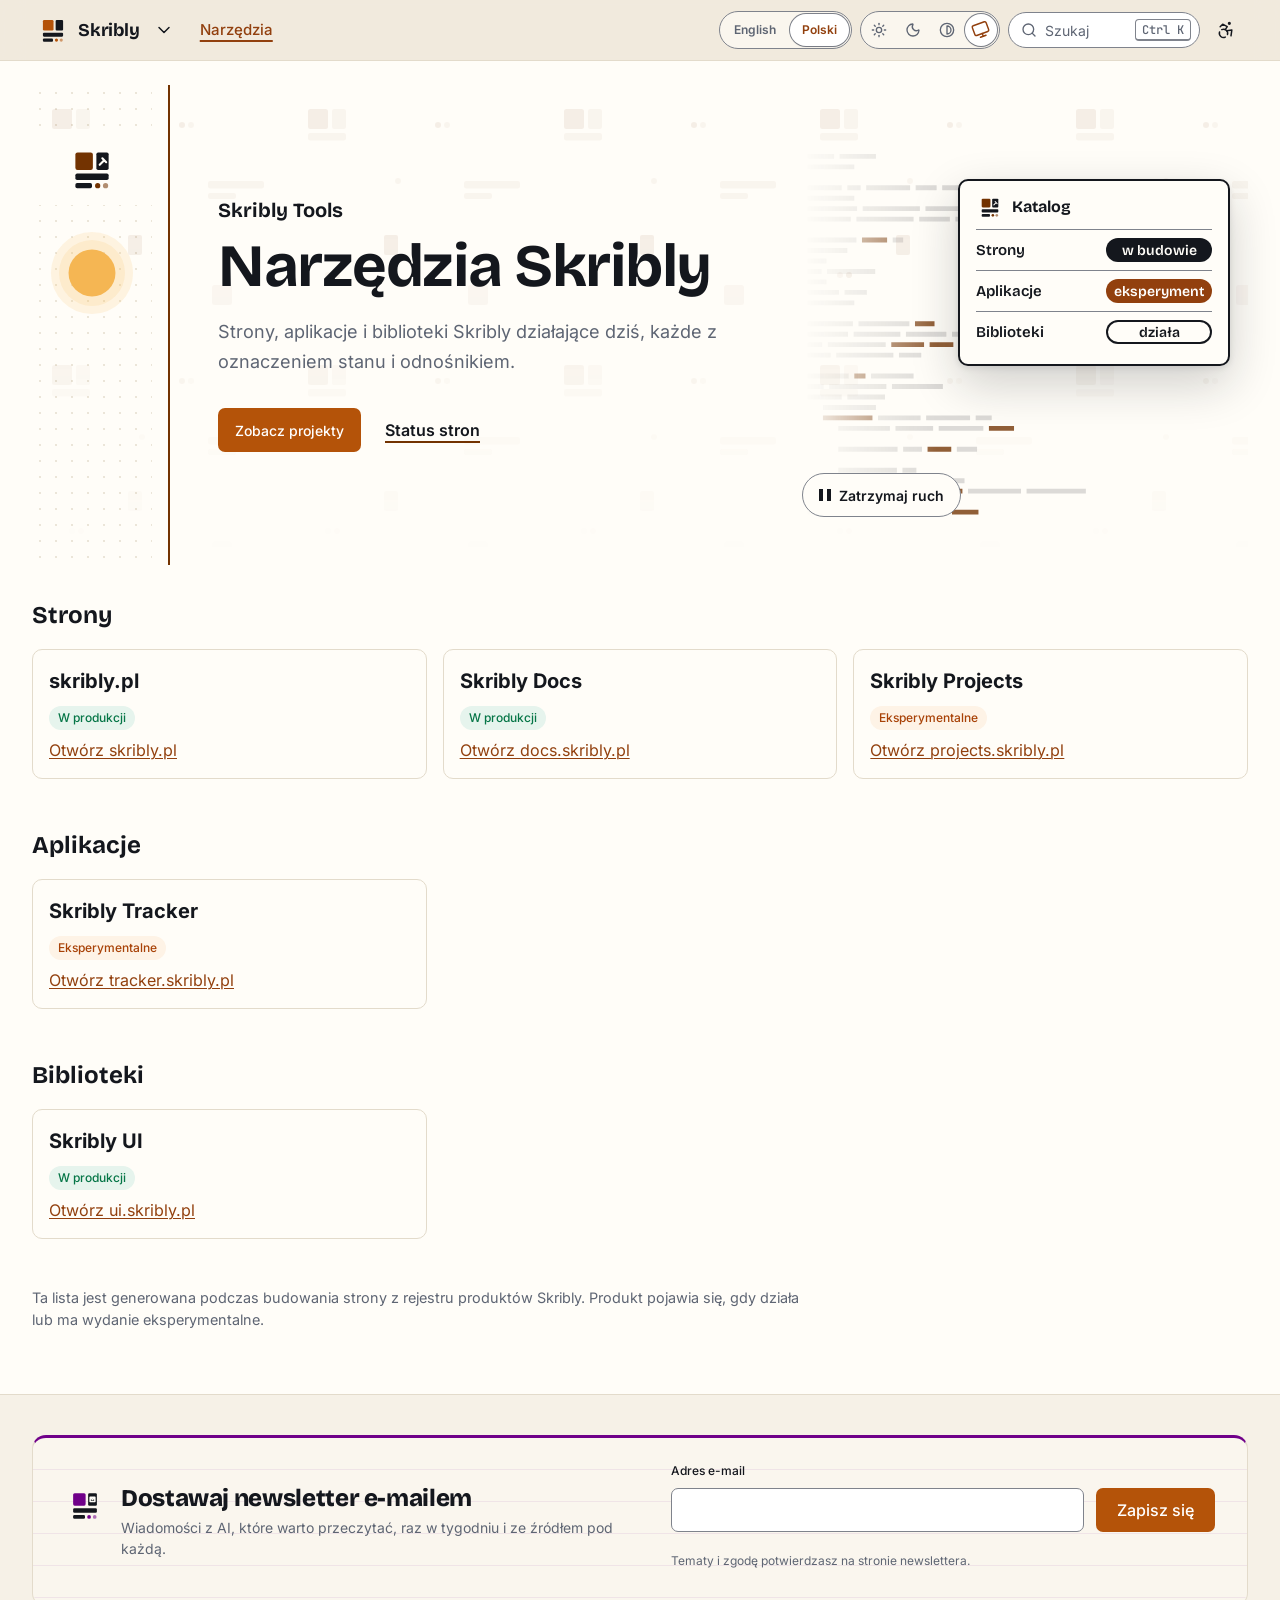
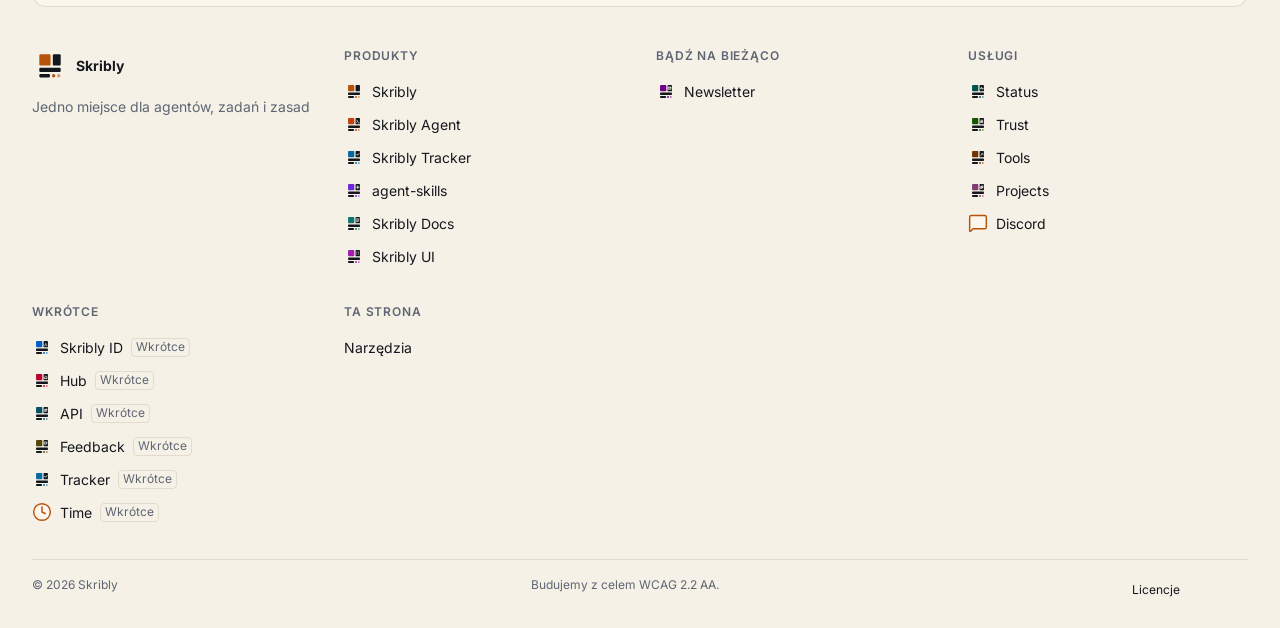
<file: pl/index.html>
<!DOCTYPE html><html lang="pl" dir="ltr"><head><meta charset="utf-8"><meta name="viewport" content="width=device-width, initial-scale=1"><title>Skribly</title><meta name="description" content="Narzędzia Skribly działające dziś: strony, aplikacje, biblioteki i inne, każde z oznaczeniem stanu i odnośnikiem."><link rel="canonical" href="https://tools.skribly.pl/pl/"><link rel="alternate" hreflang="en" href="https://tools.skribly.pl/"><link rel="alternate" hreflang="pl" href="https://tools.skribly.pl/pl/"><link rel="alternate" hreflang="x-default" href="https://tools.skribly.pl/"><script src="/_astro/prepaint.iife.DfruCCWJ.js"></script><meta name="color-scheme" content="light dark"><meta name="theme-color" media="(prefers-color-scheme: light)" content="#fffdf8"><meta name="theme-color" media="(prefers-color-scheme: dark)" content="#111318"><meta name="referrer" content="strict-origin-when-cross-origin"><link rel="preload" href="/_astro/inter-latin-wght-normal.Dx4kXJAl.woff2" as="font" type="font/woff2" crossorigin><link rel="preload" href="/_astro/bricolage-grotesque-latin-wght-normal.DLoelf7F.woff2" as="font" type="font/woff2" crossorigin><link rel="icon" href="/favicon-32.png" sizes="32x32" type="image/png"><link rel="icon" href="/favicon.svg" type="image/svg+xml"><link rel="apple-touch-icon" href="/apple-touch-icon.png"><link rel="manifest" href="/manifest.webmanifest"><meta property="og:type" content="website"><meta property="og:site_name" content="Skribly"><meta property="og:locale" content="pl_PL"><meta property="og:url" content="https://tools.skribly.pl/pl/"><meta property="og:title" content="Skribly"><meta property="og:description" content="Narzędzia Skribly działające dziś: strony, aplikacje, biblioteki i inne, każde z oznaczeniem stanu i odnośnikiem."><meta property="og:image" content="https://tools.skribly.pl/og/pl/image.png"><meta property="og:image:width" content="1200"><meta property="og:image:height" content="630"><meta property="og:image:alt" content="Skribly"><meta name="twitter:card" content="summary_large_image"><meta name="twitter:title" content="Skribly"><meta name="twitter:description" content="Narzędzia Skribly działające dziś: strony, aplikacje, biblioteki i inne, każde z oznaczeniem stanu i odnośnikiem."><meta name="twitter:image" content="https://tools.skribly.pl/og/pl/image.png"><script type="application/ld+json">{"@context":"https://schema.org","@graph":[{"@type":"Organization","@id":"https://skribly.pl/#organization","name":"Skribly","url":"https://skribly.pl/","logo":"https://skribly.pl/img/icons/icon-512.png","sameAs":["https://docs.skribly.pl/","https://ui.skribly.pl/"]},{"@type":"WebSite","@id":"https://tools.skribly.pl/#website","name":"Skribly","url":"https://tools.skribly.pl/","inLanguage":"pl","description":"Narzędzia Skribly działające dziś: strony, aplikacje, biblioteki i inne, każde z oznaczeniem stanu i odnośnikiem.","publisher":{"@id":"https://skribly.pl/#organization"}},{"@type":"WebPage","@id":"https://tools.skribly.pl/pl/#page","url":"https://tools.skribly.pl/pl/","name":"Skribly","description":"Narzędzia Skribly działające dziś: strony, aplikacje, biblioteki i inne, każde z oznaczeniem stanu i odnośnikiem.","inLanguage":"pl","isPartOf":{"@id":"https://tools.skribly.pl/#website"},"publisher":{"@id":"https://skribly.pl/#organization"}}]}</script><meta http-equiv="Content-Security-Policy" content="default-src 'none'; connect-src 'self'; script-src 'self' 'wasm-unsafe-eval'; style-src 'self'; img-src 'self' data:; font-src 'self'; manifest-src 'self'; media-src 'self'; base-uri 'none'; form-action https://newsletter.skribly.pl; upgrade-insecure-requests"><link rel="stylesheet" href="/_astro/Page.pboyIWWr.css"></head><body class="sk-page"><a class="sk-skip-link" href="#content">Przejdź do treści</a><header class="sk-site-header sk-product--skribly" data-sk-header><div class="sk-container sk-container--wide sk-site-header__bar"><div class="sk-site-header__brand"><a class="sk-site-header__home" href="/pl/" aria-label="Skribly, strona główna"><svg class="sk-logo sk-logo--skribly" viewBox="0 0 64 64" width="2.125rem" height="2.125rem" focusable="false" aria-hidden="true"><rect x="13" y="13" width="20" height="20" rx="2.5" fill="var(--sk-accent)"/><rect x="37" y="13" width="14" height="20" rx="2" fill="currentColor"/><rect x="13" y="37" width="38" height="7.5" rx="2" fill="currentColor"/><rect x="13" y="48" width="19" height="6" rx="2" fill="currentColor"/><circle cx="38.5" cy="51" r="3" fill="var(--sk-accent)"/><circle cx="47.5" cy="51" r="3" fill="var(--sk-accent)" opacity="0.55"/></svg><span class="sk-site-header__name">Skribly</span></a><details class="sk-dropdown sk-ecosystem"><summary class="sk-icon-button sk-ecosystem__toggle" aria-label="Przełącz produkt" title="Przełącz produkt"><svg class="sk-icon sk-dropdown__chevron" viewBox="0 0 24 24" focusable="false" data-icon="chevron.down" aria-hidden="true"><path d="m6 9 6 6 6-6"></path></svg></summary><div class="sk-dropdown__panel"><p class="sk-ecosystem__title" id="sk-ecosystem-skribly">Produkty Skribly</p><ul class="sk-ecosystem__list" aria-labelledby="sk-ecosystem-skribly"><li><a class="sk-ecosystem__item sk-product--skribly" href="https://skribly.pl/pl/" aria-current="true" hreflang="pl"><svg class="sk-logo sk-logo--skribly" viewBox="0 0 64 64" width="2.25rem" height="2.25rem" focusable="false" aria-hidden="true"><rect x="13" y="13" width="20" height="20" rx="2.5" fill="var(--sk-accent)"/><rect x="37" y="13" width="14" height="20" rx="2" fill="currentColor"/><rect x="13" y="37" width="38" height="7.5" rx="2" fill="currentColor"/><rect x="13" y="48" width="19" height="6" rx="2" fill="currentColor"/><circle cx="38.5" cy="51" r="3" fill="var(--sk-accent)"/><circle cx="47.5" cy="51" r="3" fill="var(--sk-accent)" opacity="0.55"/></svg><span><strong>Skribly</strong><span>Jedno miejsce dla agentów, zadań i zasad</span></span><span class="sk-ecosystem__here">Tu jesteś</span></a></li><li><a class="sk-ecosystem__item sk-product--agent" href="https://agent.skribly.pl/"><svg class="sk-logo sk-logo--agent" viewBox="0 0 64 64" width="2.25rem" height="2.25rem" focusable="false" aria-hidden="true"><rect x="13" y="13" width="20" height="20" rx="2.5" fill="var(--sk-tool-agent)"/><rect x="37" y="13" width="14" height="20" rx="2" fill="currentColor"/><path d="M40.6 19.4l3.6 3.6-3.6 3.6M45.6 28.4h2.6" fill="none" stroke="var(--sk-bg)" stroke-width="2.4" stroke-linecap="round" stroke-linejoin="round"/><rect x="13" y="37" width="38" height="7.5" rx="2" fill="currentColor"/><rect x="13" y="48" width="19" height="6" rx="2" fill="currentColor"/><circle cx="38.5" cy="51" r="3" fill="var(--sk-tool-agent)"/><circle cx="47.5" cy="51" r="3" fill="var(--sk-tool-agent)" opacity="0.55"/></svg><span><strong>Skribly Agent</strong><span>Tu pracują agenci</span></span></a></li><li><a class="sk-ecosystem__item sk-product--tracker" href="https://skribly.pl/pl/apps/skribly-tracker/" hreflang="pl"><svg class="sk-logo sk-logo--tracker" viewBox="0 0 64 64" width="2.25rem" height="2.25rem" focusable="false" aria-hidden="true"><rect x="13" y="13" width="20" height="20" rx="2.5" fill="var(--sk-tool-tracker)"/><rect x="37" y="13" width="14" height="20" rx="2" fill="currentColor"/><path d="M40.4 23.6l2.8 2.8 4.8-5.4" fill="none" stroke="var(--sk-bg)" stroke-width="2.4" stroke-linecap="round" stroke-linejoin="round"/><rect x="13" y="37" width="38" height="7.5" rx="2" fill="currentColor"/><rect x="13" y="48" width="19" height="6" rx="2" fill="currentColor"/><circle cx="38.5" cy="51" r="3" fill="var(--sk-tool-tracker)"/><circle cx="47.5" cy="51" r="3" fill="var(--sk-tool-tracker)" opacity="0.55"/></svg><span><strong>Skribly Tracker</strong><span>Tu powstają zadania</span></span></a></li><li><a class="sk-ecosystem__item sk-product--skills" href="https://skribly.pl/pl/apps/agent-skills/" hreflang="pl"><svg class="sk-logo sk-logo--skills" viewBox="0 0 64 64" width="2.25rem" height="2.25rem" focusable="false" aria-hidden="true"><rect x="13" y="13" width="20" height="20" rx="2.5" fill="var(--sk-tool-skills)"/><rect x="37" y="13" width="14" height="20" rx="2" fill="currentColor"/><path d="M44 18.6v8.8M39.6 23h8.8" fill="none" stroke="var(--sk-bg)" stroke-width="2.4" stroke-linecap="round" stroke-linejoin="round"/><rect x="13" y="37" width="38" height="7.5" rx="2" fill="currentColor"/><rect x="13" y="48" width="19" height="6" rx="2" fill="currentColor"/><circle cx="38.5" cy="51" r="3" fill="var(--sk-tool-skills)"/><circle cx="47.5" cy="51" r="3" fill="var(--sk-tool-skills)" opacity="0.55"/></svg><span><strong>agent-skills</strong><span>Tu mieszkają zasady</span></span></a></li><li><a class="sk-ecosystem__item sk-product--docs" href="https://docs.skribly.pl/"><svg class="sk-logo sk-logo--docs" viewBox="0 0 64 64" width="2.25rem" height="2.25rem" focusable="false" aria-hidden="true"><rect x="13" y="13" width="20" height="20" rx="2.5" fill="var(--sk-tool-docs)"/><rect x="37" y="13" width="14" height="20" rx="2" fill="currentColor"/><path d="M40.4 19h7.2M40.4 23h7.2M40.4 27h4.4" fill="none" stroke="var(--sk-bg)" stroke-width="2.4" stroke-linecap="round" stroke-linejoin="round"/><rect x="13" y="37" width="38" height="7.5" rx="2" fill="currentColor"/><rect x="13" y="48" width="19" height="6" rx="2" fill="currentColor"/><circle cx="38.5" cy="51" r="3" fill="var(--sk-tool-docs)"/><circle cx="47.5" cy="51" r="3" fill="var(--sk-tool-docs)" opacity="0.55"/></svg><span><strong>Skribly Docs</strong><span>Poradniki i dokumentacja</span></span></a></li><li><a class="sk-ecosystem__item sk-product--ui" href="https://ui.skribly.pl/"><svg class="sk-logo sk-logo--ui" viewBox="0 0 64 64" width="2.25rem" height="2.25rem" focusable="false" aria-hidden="true"><rect x="13" y="13" width="20" height="20" rx="2.5" fill="var(--sk-tool-ui)"/><rect x="37" y="13" width="14" height="20" rx="2" fill="currentColor"/><path d="M41.2 19.6h.01M46.8 19.6h.01M41.2 25.4h.01M46.8 25.4h.01" fill="none" stroke="var(--sk-bg)" stroke-width="2.4" stroke-linecap="round" stroke-linejoin="round"/><rect x="13" y="37" width="38" height="7.5" rx="2" fill="currentColor"/><rect x="13" y="48" width="19" height="6" rx="2" fill="currentColor"/><circle cx="38.5" cy="51" r="3" fill="var(--sk-tool-ui)"/><circle cx="47.5" cy="51" r="3" fill="var(--sk-tool-ui)" opacity="0.55"/></svg><span><strong>Skribly UI</strong><span>Tokeny i komponenty</span></span></a></li></ul><p class="sk-ecosystem__title" id="sk-ecosystem-skribly-channels">Bądź na bieżąco</p><ul class="sk-ecosystem__list" aria-labelledby="sk-ecosystem-skribly-channels"><li><a class="sk-ecosystem__item sk-product--newsletter" href="https://newsletter.skribly.pl/pl/" hreflang="pl"><svg class="sk-logo sk-logo--newsletter" viewBox="0 0 64 64" width="2.25rem" height="2.25rem" focusable="false" aria-hidden="true"><rect x="13" y="13" width="20" height="20" rx="2.5" fill="var(--sk-tool-newsletter)"/><rect x="37" y="13" width="14" height="20" rx="2" fill="currentColor"/><path d="M40.2 19.6h7.6v6.8h-7.6zM40.6 20.2l3.4 2.8 3.4-2.8" fill="none" stroke="var(--sk-bg)" stroke-width="2.4" stroke-linecap="round" stroke-linejoin="round"/><rect x="13" y="37" width="38" height="7.5" rx="2" fill="currentColor"/><rect x="13" y="48" width="19" height="6" rx="2" fill="currentColor"/><circle cx="38.5" cy="51" r="3" fill="var(--sk-tool-newsletter)"/><circle cx="47.5" cy="51" r="3" fill="var(--sk-tool-newsletter)" opacity="0.55"/></svg><span><strong>Skribly Newsletter</strong><span>Wiadomości o AI co tydzień, każda ze źródłem</span></span></a></li></ul><p class="sk-ecosystem__title" id="sk-ecosystem-skribly-services">Usługi</p><ul class="sk-ecosystem__list" aria-labelledby="sk-ecosystem-skribly-services"><li><a class="sk-ecosystem__item sk-product--status" href="https://status.skribly.pl/pl/" hreflang="pl"><svg class="sk-logo sk-logo--status" viewBox="0 0 64 64" width="2.25rem" height="2.25rem" focusable="false" aria-hidden="true"><rect x="13" y="13" width="20" height="20" rx="2.5" fill="var(--sk-tool-status)"/><rect x="37" y="13" width="14" height="20" rx="2" fill="currentColor"/><path d="M39.6 23.6h2.2l1.4-3.6 2.4 6.8 1.4-3.2h1.4" fill="none" stroke="var(--sk-bg)" stroke-width="2.4" stroke-linecap="round" stroke-linejoin="round"/><rect x="13" y="37" width="38" height="7.5" rx="2" fill="currentColor"/><rect x="13" y="48" width="19" height="6" rx="2" fill="currentColor"/><circle cx="38.5" cy="51" r="3" fill="var(--sk-tool-status)"/><circle cx="47.5" cy="51" r="3" fill="var(--sk-tool-status)" opacity="0.55"/></svg><span><strong>Skribly Status</strong><span>Czy każda usługa działa</span></span></a></li><li><a class="sk-ecosystem__item sk-product--trust" href="https://trust.skribly.pl/pl/" hreflang="pl"><svg class="sk-logo sk-logo--trust" viewBox="0 0 64 64" width="2.25rem" height="2.25rem" focusable="false" aria-hidden="true"><rect x="13" y="13" width="20" height="20" rx="2.5" fill="var(--sk-tool-trust)"/><rect x="37" y="13" width="14" height="20" rx="2" fill="currentColor"/><path d="M41.8 22.6v-3h4.4v3M40.8 24.2h6.4v2.8h-6.4z" fill="none" stroke="var(--sk-bg)" stroke-width="2.4" stroke-linecap="round" stroke-linejoin="round"/><rect x="13" y="37" width="38" height="7.5" rx="2" fill="currentColor"/><rect x="13" y="48" width="19" height="6" rx="2" fill="currentColor"/><circle cx="38.5" cy="51" r="3" fill="var(--sk-tool-trust)"/><circle cx="47.5" cy="51" r="3" fill="var(--sk-tool-trust)" opacity="0.55"/></svg><span><strong>Skribly Trust</strong><span>Bezpieczeństwo, prywatność i dostępność</span></span></a></li><li><a class="sk-ecosystem__item sk-product--tools" href="https://tools.skribly.pl/pl/" hreflang="pl"><svg class="sk-logo sk-logo--tools" viewBox="0 0 64 64" width="2.25rem" height="2.25rem" focusable="false" aria-hidden="true"><rect x="13" y="13" width="20" height="20" rx="2.5" fill="var(--sk-tool-tools)"/><rect x="37" y="13" width="14" height="20" rx="2" fill="currentColor"/><path d="M40.8 27.2L46 22M43.8 19.8l4.4 4.4" fill="none" stroke="var(--sk-bg)" stroke-width="2.4" stroke-linecap="round" stroke-linejoin="round"/><rect x="13" y="37" width="38" height="7.5" rx="2" fill="currentColor"/><rect x="13" y="48" width="19" height="6" rx="2" fill="currentColor"/><circle cx="38.5" cy="51" r="3" fill="var(--sk-tool-tools)"/><circle cx="47.5" cy="51" r="3" fill="var(--sk-tool-tools)" opacity="0.55"/></svg><span><strong>Skribly Tools</strong><span>Małe narzędzia w przeglądarce</span></span></a></li><li><a class="sk-ecosystem__item sk-product--projects" href="https://projects.skribly.pl/pl/" hreflang="pl"><svg class="sk-logo sk-logo--projects" viewBox="0 0 64 64" width="2.25rem" height="2.25rem" focusable="false" aria-hidden="true"><rect x="13" y="13" width="20" height="20" rx="2.5" fill="var(--sk-tool-projects)"/><rect x="37" y="13" width="14" height="20" rx="2" fill="currentColor"/><path d="M40.4 21.8h4.8v4.8h-4.8zM43 21.8v-2.6h4.8v4.8h-2.6" fill="none" stroke="var(--sk-bg)" stroke-width="2.4" stroke-linecap="round" stroke-linejoin="round"/><rect x="13" y="37" width="38" height="7.5" rx="2" fill="currentColor"/><rect x="13" y="48" width="19" height="6" rx="2" fill="currentColor"/><circle cx="38.5" cy="51" r="3" fill="var(--sk-tool-projects)"/><circle cx="47.5" cy="51" r="3" fill="var(--sk-tool-projects)" opacity="0.55"/></svg><span><strong>Skribly Projects</strong><span>Każda część i jej postęp</span></span></a></li><li><a class="sk-ecosystem__item sk-product--discord" href="https://dc.skribly.pl/pl/" hreflang="pl"><svg class="sk-icon sk-icon--duo sk-ecosystem__icon" viewBox="0 0 24 24" focusable="false" data-icon="content.comment" aria-hidden="true"><g class="sk-icon__fill"><path d="M22 17a2 2 0 0 1-2 2H6.828a2 2 0 0 0-1.414.586l-2.202 2.202A.71.71 0 0 1 2 21.286V5a2 2 0 0 1 2-2h16a2 2 0 0 1 2 2z"></path></g><path d="M22 17a2 2 0 0 1-2 2H6.828a2 2 0 0 0-1.414.586l-2.202 2.202A.71.71 0 0 1 2 21.286V5a2 2 0 0 1 2-2h16a2 2 0 0 1 2 2z"></path></svg><span><strong>Discord</strong><span>Rozmowy z osobami, które budują Skribly</span></span></a></li></ul></div></details></div><div class="sk-site-header__quick"><button class="sk-search-button sk-site-header__wide" type="button" data-sk-search-open data-sk-needs-js aria-haspopup="dialog" aria-controls="sk-search" aria-keyshortcuts="Control+K /"><svg class="sk-icon" viewBox="0 0 24 24" focusable="false" data-icon="action.search" aria-hidden="true"><g class="sk-icon__fill"><circle cx="11" cy="11" r="8"></circle></g><path d="m21 21-4.34-4.34"></path><circle cx="11" cy="11" r="8"></circle></svg><span>Szukaj</span><kbd class="sk-kbd" aria-hidden="true">Ctrl K</kbd></button><button class="sk-icon-button sk-site-header__narrow" type="button" data-sk-search-open data-sk-needs-js aria-label="Szukaj" aria-haspopup="dialog" aria-controls="sk-search" aria-keyshortcuts="Control+K /"><svg class="sk-icon" viewBox="0 0 24 24" focusable="false" data-icon="action.search" aria-hidden="true"><g class="sk-icon__fill"><circle cx="11" cy="11" r="8"></circle></g><path d="m21 21-4.34-4.34"></path><circle cx="11" cy="11" r="8"></circle></svg></button><button class="sk-icon-button" type="button" data-sk-a11y-open data-sk-needs-js aria-controls="sk-a11y-panel" aria-expanded="false" aria-label="Dostępność" title="Otwórz ustawienia dostępności"><svg class="sk-icon" viewBox="0 0 24 24" focusable="false" data-icon="nav.accessibility" aria-hidden="true"><g class="sk-icon__fill"><circle cx="16" cy="4" r="1"></circle></g><circle cx="16" cy="4" r="1"></circle><path d="m18 19 1-7-6 1"></path><path d="m5 8 3-3 5.5 3-2.36 3.5"></path><path d="M4.24 14.5a5 5 0 0 0 6.88 6"></path><path d="M13.76 17.5a5 5 0 0 0-6.88-6"></path></svg></button><button class="sk-icon-button sk-site-header__menu-toggle" type="button" data-sk-menu-toggle data-sk-needs-js aria-expanded="false" aria-controls="sk-site-drawer-skribly" aria-label="Menu" data-open="Menu" data-close="Zamknij menu"><span class="sk-burger" aria-hidden="true"><span></span><span></span><span></span></span></button></div><div class="sk-site-header__drawer" id="sk-site-drawer-skribly"><nav class="sk-site-nav" aria-label="Główna nawigacja"><ul class="sk-site-nav__list"><li><a class="sk-site-nav__link" href="/pl/" aria-current="page">Narzędzia</a></li></ul></nav><div class="sk-site-header__tools"><nav class="sk-language-switch" aria-label="Język"><ul><li><a href="/" lang="en" hreflang="en">English</a></li><li><span lang="pl" aria-current="true">Polski</span></li></ul></nav><fieldset class="sk-theme-switch" data-sk-theme-switch><legend class="sk-visually-hidden">Motyw</legend><label title="Dzień"><input type="radio" name="sk-theme-yuyp21" value="light"><svg class="sk-icon" viewBox="0 0 24 24" focusable="false" data-icon="theme.light" aria-hidden="true"><g class="sk-icon__fill"><circle cx="12" cy="12" r="4"></circle></g><circle cx="12" cy="12" r="4"></circle><path d="M12 2v2"></path><path d="M12 20v2"></path><path d="m4.93 4.93 1.41 1.41"></path><path d="m17.66 17.66 1.41 1.41"></path><path d="M2 12h2"></path><path d="M20 12h2"></path><path d="m6.34 17.66-1.41 1.41"></path><path d="m19.07 4.93-1.41 1.41"></path></svg><span class="sk-visually-hidden">Dzień</span></label><label title="Noc"><input type="radio" name="sk-theme-yuyp21" value="dark"><svg class="sk-icon" viewBox="0 0 24 24" focusable="false" data-icon="theme.dark" aria-hidden="true"><g class="sk-icon__fill"><path d="M20.985 12.486a9 9 0 1 1-9.473-9.472c.405-.022.617.46.402.803a6 6 0 0 0 8.268 8.268c.344-.215.825-.004.803.401"></path></g><path d="M20.985 12.486a9 9 0 1 1-9.473-9.472c.405-.022.617.46.402.803a6 6 0 0 0 8.268 8.268c.344-.215.825-.004.803.401"></path></svg><span class="sk-visually-hidden">Noc</span></label><label title="Wysoki kontrast"><input type="radio" name="sk-theme-yuyp21" value="contrast"><svg class="sk-icon" viewBox="0 0 24 24" focusable="false" data-icon="theme.contrast" aria-hidden="true"><g class="sk-icon__fill"><circle cx="12" cy="12" r="10"></circle><path d="M12 18a6 6 0 0 0 0-12v12z"></path></g><circle cx="12" cy="12" r="10"></circle><path d="M12 18a6 6 0 0 0 0-12v12z"></path></svg><span class="sk-visually-hidden">Wysoki kontrast</span></label><label title="Jak w systemie"><input type="radio" name="sk-theme-yuyp21" value="system" checked><svg class="sk-icon" viewBox="0 0 24 24" focusable="false" data-icon="theme.system" aria-hidden="true"><g class="sk-icon__fill"><rect rx="2" x="2" y="3" width="20" height="14"></rect></g><rect rx="2" x="2" y="3" width="20" height="14"></rect><line x1="8" y1="21" x2="16" y2="21"></line><line x1="12" y1="17" x2="12" y2="21"></line></svg><span class="sk-visually-hidden">Jak w systemie</span></label></fieldset><script type="module" src="/_astro/ThemeSwitch.astro_astro_type_script_index_0_lang.CFWxGLRv.js"></script></div></div></div></header><script type="module" src="/_astro/SiteHeader.astro_astro_type_script_index_0_lang.C7ESqmu-.js"></script><main class="sk-page__main sk-page__main--wide" id="content" tabindex="-1" data-pagefind-body><div class="site-main" data-pagefind-body><header class="sk-hero sk-hero--brand sk-hero--themed sk-hero--notebook sk-product--tools" data-sk-hero="brand"><div class="sk-hero__body"><span class="sk-site-hero__logo"><svg class="sk-logo sk-logo--tools" viewBox="0 0 64 64" width="3.5rem" height="3.5rem" focusable="false" aria-hidden="true"><rect x="13" y="13" width="20" height="20" rx="2.5" fill="var(--sk-tool-tools)"/><rect x="37" y="13" width="14" height="20" rx="2" fill="currentColor"/><path d="M40.8 27.2L46 22M43.8 19.8l4.4 4.4" fill="none" stroke="var(--sk-bg)" stroke-width="2.4" stroke-linecap="round" stroke-linejoin="round"/><rect x="13" y="37" width="38" height="7.5" rx="2" fill="currentColor"/><rect x="13" y="48" width="19" height="6" rx="2" fill="currentColor"/><circle cx="38.5" cy="51" r="3" fill="var(--sk-tool-tools)"/><circle cx="47.5" cy="51" r="3" fill="var(--sk-tool-tools)" opacity="0.55"/></svg></span><p class="sk-hero__eyebrow"><span>Skribly Tools</span></p><h1 class="sk-hero__title">Narzędzia Skribly</h1><div class="sk-hero__lead"><p>Strony, aplikacje i biblioteki Skribly działające dziś, każde z oznaczeniem stanu i odnośnikiem.</p></div><div class="sk-hero__actions"><a class="sk-button sk-button--lg" href="https://projects.skribly.pl/">Zobacz projekty</a><a href="https://status.skribly.pl/">Status stron</a></div></div><div class="sk-hero__art"><div class="sk-hero__backdrop" aria-hidden="true"><span class="sk-hero-ground sk-pattern sk-pattern--hero"></span><svg class="sk-sky sk-hero-sky" viewBox="0 0 120 120" aria-hidden="true" focusable="false"><g class="sk-sky__sun"><circle class="sk-sky__halo" cx="60" cy="60" r="56"></circle><circle class="sk-sky__halo" cx="60" cy="60" r="45"></circle><circle class="sk-sky__disc" cx="60" cy="60" r="32"></circle></g><g class="sk-sky__moon"><circle class="sk-sky__glow" cx="60" cy="60" r="44"></circle><path class="sk-sky__crescent" d="M58.64 28.03A32 32 0 1 0 88.14 75.23A28 28 0 0 1 58.64 28.03Z"></path><g class="sk-sky__stars"><circle cx="14" cy="22" r="1.6"></circle><circle cx="30" cy="92" r="1.2"></circle><circle cx="98" cy="14" r="1.4"></circle><circle cx="108" cy="66" r="1.1"></circle><circle cx="20" cy="58" r="1"></circle><circle cx="86" cy="104" r="1.3"></circle></g></g></svg></div><div class="sk-agents-stage"><div class="sk-code-page" aria-hidden="true"><svg class="sk-code-page__sheet" viewBox="0 0 640 2160" focusable="false"><path class="sk-code-page__ink" d="M8 30h38v7h-38zm46 0h52v7h-52zm-46 15h67v7h-67zm0 30h49v7h-49zm57 0h19v7h-19zm27 0h63v7h-63zm71 0h30v7h-30zm38 0h32v7h-32zm-193 15h67v7h-67zm0 15h71v7h-71zm79 0h82v7h-82zm90 0h75v7h-75zm83 0h31v7h-31zm39 0h53v7h-53zm-291 15h62v7h-62zm70 0h82v7h-82zm90 0h44v7h-44zm52 0h26v7h-26zm34 0h81v7h-81zm-246 30h70v7h-70zm122 0h15v7h-15zm-122 15h57v7h-57zm0 15h27v7h-27zm0 15h20v7h-20zm28 0h69v7h-69zm-28 15h27v7h-27zm0 15h45v7h-45zm53 0h32v7h-32zm-53 15h67v7h-67zm0 30h65v7h-65zm73 0h73v7h-73zm-73 15h58v7h-58zm66 0h67v7h-67zm75 0h58v7h-58zm66 0h69v7h-69zm-207 15h21v7h-21zm29 0h83v7h-83zm-29 15h33v7h-33zm41 0h82v7h-82zm90 0h32v7h-32zm-131 30h59v7h-59zm91 0h61v7h-61zm-91 15h23v7h-23zm31 0h82v7h-82zm90 0h73v7h-73zm-121 15h49v7h-49zm57 0h54v7h-54zm-35 15h76v7h-76zm79 15h61v7h-61zm69 0h63v7h-63zm71 0h23v7h-23zm-197 15h74v7h-74zm82 0h54v7h-54zm62 0h64v7h-64zm-144 30h85v7h-85zm93 0h27v7h-27zm77 0h29v7h-29zm-170 30h84v7h-84zm92 0h20v7h-20zm-92 15h25v7h-25zm33 0h48v7h-48zm56 0h44v7h-44zm52 0h40v7h-40zm-163 15h49v7h-49zm57 0h78v7h-78zm151 0h76v7h-76zm84 0h85v7h-85zm-314 15h85v7h-85zm0 15h84v7h-84zm92 0h80v7h-80zm88 0h19v7h-19zm-158 30h72v7h-72zm80 0h28v7h-28zm36 0h85v7h-85zm-138 15h73v7h-73zm81 0h32v7h-32zm40 0h72v7h-72zm144 0h51v7h-51zm-265 15h40v7h-40zm48 0h58v7h-58zm40 15h64v7h-64zm72 0h37v7h-37zm45 0h16v7h-16zm-205 15h30v7h-30zm91 0h37v7h-37zm-91 30h25v7h-25zm33 0h71v7h-71zm-33 15h24v7h-24zm32 0h57v7h-57zm65 0h80v7h-80zm131 0h32v7h-32zm-228 15h39v7h-39zm47 0h64v7h-64zm72 0h55v7h-55zm-119 30h46v7h-46zm90 15h69v7h-69zm-68 15h28v7h-28zm36 0h39v7h-39zm-36 15h34v7h-34zm0 15h20v7h-20zm28 0h22v7h-22zm30 0h46v7h-46zm-36 15h88v7h-88zm96 0h66v7h-66zm-96 15h39v7h-39zm0 15h46v7h-46zm54 0h41v7h-41zm-32 15h61v7h-61zm69 0h50v7h-50zm58 0h46v7h-46zm54 0h59v7h-59zm-181 15h68v7h-68zm76 0h67v7h-67zm75 0h79v7h-79zm87 0h59v7h-59zm-238 15h59v7h-59zm67 0h62v7h-62zm-67 30h55v7h-55zm63 0h83v7h-83zm-85 15h44v7h-44zm52 0h45v7h-45zm-52 30h33v7h-33zm-22 15h87v7h-87zm95 0h87v7h-87zm95 0h17v7h-17zm-190 15h83v7h-83zm91 0h84v7h-84zm92 0h54v7h-54zm-161 30h61v7h-61zm69 0h47v7h-47zm55 0h80v7h-80zm-102 15h53v7h-53zm61 0h24v7h-24zm32 0h31v7h-31zm39 0h79v7h-79zm87 0h45v7h-45zm-134 15h35v7h-35zm-85 30h34v7h-34zm42 0h43v7h-43zm-108 45h38v7h-38zm46 0h52v7h-52zm-46 15h67v7h-67zm0 30h49v7h-49zm57 0h19v7h-19zm27 0h63v7h-63zm71 0h30v7h-30zm38 0h32v7h-32zm-193 15h67v7h-67zm0 15h71v7h-71zm79 0h82v7h-82zm90 0h75v7h-75zm83 0h31v7h-31zm39 0h53v7h-53zm-291 15h62v7h-62zm70 0h82v7h-82zm90 0h44v7h-44zm52 0h26v7h-26zm34 0h81v7h-81zm-246 30h70v7h-70zm122 0h15v7h-15zm-122 15h57v7h-57zm0 15h27v7h-27zm0 15h20v7h-20zm28 0h69v7h-69zm-28 15h27v7h-27zm0 15h45v7h-45zm53 0h32v7h-32zm-53 15h67v7h-67zm0 30h65v7h-65zm73 0h73v7h-73zm-73 15h58v7h-58zm66 0h67v7h-67zm75 0h58v7h-58zm66 0h69v7h-69zm-207 15h21v7h-21zm29 0h83v7h-83zm-29 15h33v7h-33zm41 0h82v7h-82zm90 0h32v7h-32zm-131 30h59v7h-59zm91 0h61v7h-61zm-91 15h23v7h-23zm31 0h82v7h-82zm90 0h73v7h-73zm-121 15h49v7h-49zm57 0h54v7h-54zm-35 15h76v7h-76zm79 15h61v7h-61zm69 0h63v7h-63zm71 0h23v7h-23zm-197 15h74v7h-74zm82 0h54v7h-54zm62 0h64v7h-64zm-144 30h85v7h-85zm93 0h27v7h-27zm77 0h29v7h-29zm-170 30h84v7h-84zm92 0h20v7h-20zm-92 15h25v7h-25zm33 0h48v7h-48zm56 0h44v7h-44zm52 0h40v7h-40zm-163 15h49v7h-49zm57 0h78v7h-78zm151 0h76v7h-76zm84 0h85v7h-85zm-314 15h85v7h-85zm0 15h84v7h-84zm92 0h80v7h-80zm88 0h19v7h-19zm-158 30h72v7h-72zm80 0h28v7h-28zm36 0h85v7h-85zm-138 15h73v7h-73zm81 0h32v7h-32zm40 0h72v7h-72zm144 0h51v7h-51zm-265 15h40v7h-40zm48 0h58v7h-58zm40 15h64v7h-64zm72 0h37v7h-37zm45 0h16v7h-16zm-205 15h30v7h-30zm91 0h37v7h-37zm-91 30h25v7h-25zm33 0h71v7h-71zm-33 15h24v7h-24zm32 0h57v7h-57zm65 0h80v7h-80zm131 0h32v7h-32zm-228 15h39v7h-39zm47 0h64v7h-64zm72 0h55v7h-55zm-119 30h46v7h-46zm90 15h69v7h-69zm-68 15h28v7h-28zm36 0h39v7h-39zm-36 15h34v7h-34zm0 15h20v7h-20zm28 0h22v7h-22zm30 0h46v7h-46zm-36 15h88v7h-88zm96 0h66v7h-66zm-96 15h39v7h-39zm0 15h46v7h-46zm54 0h41v7h-41zm-32 15h61v7h-61zm69 0h50v7h-50zm58 0h46v7h-46zm54 0h59v7h-59zm-181 15h68v7h-68zm76 0h67v7h-67zm75 0h79v7h-79zm87 0h59v7h-59zm-238 15h59v7h-59zm67 0h62v7h-62zm-67 30h55v7h-55zm63 0h83v7h-83zm-85 15h44v7h-44zm52 0h45v7h-45zm-52 30h33v7h-33zm-22 15h87v7h-87zm95 0h87v7h-87zm95 0h17v7h-17zm-190 15h83v7h-83zm91 0h84v7h-84zm92 0h54v7h-54zm-161 30h61v7h-61zm69 0h47v7h-47zm55 0h80v7h-80zm-102 15h53v7h-53zm61 0h24v7h-24zm32 0h31v7h-31zm39 0h79v7h-79zm87 0h45v7h-45zm-134 15h35v7h-35zm-85 30h34v7h-34zm42 0h43v7h-43z"></path><path class="sk-code-page__rubric" d="M86 150h36v7h-36zm76 120h28v7h-28zm-34 30h47v7h-47zm55 0h34v7h-34zm-108 45h16v7h-16zm-45 60h71v7h-71zm238 15h36v7h-36zm-88 30h34v7h-34zm-7 60h57v7h-57zm42 30h38v7h-38zm-6 45h56v7h-56zm-201 30h80v7h-80zm38 15h45v7h-45zm147 45h35v7h-35zm-163 60h60v7h-60zm22 150h39v7h-39zm22 150h77v7h-77zm12 195h36v7h-36zm76 120h28v7h-28zm-34 30h47v7h-47zm55 0h34v7h-34zm-108 45h16v7h-16zm-45 60h71v7h-71zm238 15h36v7h-36zm-88 30h34v7h-34zm-7 60h57v7h-57zm42 30h38v7h-38zm-6 45h56v7h-56zm-201 30h80v7h-80zm38 15h45v7h-45zm147 45h35v7h-35zm-163 60h60v7h-60zm22 150h39v7h-39zm22 150h77v7h-77z"></path></svg></div><div class="sk-agents sk-agents--panel" aria-hidden="true"><p class="sk-agents__title"><svg class="sk-logo sk-logo--tools" viewBox="0 0 64 64" width="1.75rem" height="1.75rem" focusable="false" aria-hidden="true"><rect x="13" y="13" width="20" height="20" rx="2.5" fill="var(--sk-tool-tools)"/><rect x="37" y="13" width="14" height="20" rx="2" fill="currentColor"/><path d="M40.8 27.2L46 22M43.8 19.8l4.4 4.4" fill="none" stroke="var(--sk-bg)" stroke-width="2.4" stroke-linecap="round" stroke-linejoin="round"/><rect x="13" y="37" width="38" height="7.5" rx="2" fill="currentColor"/><rect x="13" y="48" width="19" height="6" rx="2" fill="currentColor"/><circle cx="38.5" cy="51" r="3" fill="var(--sk-tool-tools)"/><circle cx="47.5" cy="51" r="3" fill="var(--sk-tool-tools)" opacity="0.55"/></svg><span>Katalog</span></p><ul class="sk-agents__list"><li class="sk-agents__row"><span class="sk-agents__name">Strony</span><span class="sk-agents__states"><span class="sk-agents__state sk-agents__state--0 sk-agents__state--k0">w budowie</span><span class="sk-agents__state sk-agents__state--1 sk-agents__state--k2">eksperyment</span><span class="sk-agents__state sk-agents__state--2 sk-agents__state--k1">działa</span></span></li><li class="sk-agents__row"><span class="sk-agents__name">Aplikacje</span><span class="sk-agents__states"><span class="sk-agents__state sk-agents__state--0 sk-agents__state--k1">w budowie</span><span class="sk-agents__state sk-agents__state--1 sk-agents__state--k0">eksperyment</span><span class="sk-agents__state sk-agents__state--2 sk-agents__state--k2">działa</span></span></li><li class="sk-agents__row"><span class="sk-agents__name">Biblioteki</span><span class="sk-agents__states"><span class="sk-agents__state sk-agents__state--0 sk-agents__state--k2">w budowie</span><span class="sk-agents__state sk-agents__state--1 sk-agents__state--k1">eksperyment</span><span class="sk-agents__state sk-agents__state--2 sk-agents__state--k0">działa</span></span></li></ul></div><button class="sk-motion-toggle" type="button" data-sk-motion-toggle data-sk-needs-js><span class="sk-motion-toggle__icon" aria-hidden="true"></span><span class="sk-motion-toggle__labels"><span class="sk-motion-toggle__pause">Zatrzymaj ruch</span><span class="sk-motion-toggle__play">Włącz ruch</span></span></button></div></div></header><section class="page-measure page-section" aria-labelledby="kind-site"><h2 id="kind-site">Strony</h2><ul class="tool-list" role="list"><li class="tool-list__item" data-id="website" data-lifecycle="production"><h3 class="tool-list__name">skribly.pl</h3><p class="tool-list__status"><span class="sk-visually-hidden">Stan: </span><span class="sk-badge sk-badge--ok">W produkcji</span></p><p><a class="sk-link" href="https://skribly.pl/">Otwórz skribly.pl</a></p></li><li class="tool-list__item" data-id="docs" data-lifecycle="production"><h3 class="tool-list__name">Skribly Docs</h3><p class="tool-list__status"><span class="sk-visually-hidden">Stan: </span><span class="sk-badge sk-badge--ok">W produkcji</span></p><p><a class="sk-link" href="https://docs.skribly.pl/">Otwórz docs.skribly.pl</a></p></li><li class="tool-list__item" data-id="projects" data-lifecycle="experimental"><h3 class="tool-list__name">Skribly Projects</h3><p class="tool-list__status"><span class="sk-visually-hidden">Stan: </span><span class="sk-badge sk-badge--warn">Eksperymentalne</span></p><p><a class="sk-link" href="https://projects.skribly.pl/">Otwórz projects.skribly.pl</a></p></li></ul></section><section class="page-measure page-section" aria-labelledby="kind-app"><h2 id="kind-app">Aplikacje</h2><ul class="tool-list" role="list"><li class="tool-list__item" data-id="tracker" data-lifecycle="experimental"><h3 class="tool-list__name">Skribly Tracker</h3><p class="tool-list__status"><span class="sk-visually-hidden">Stan: </span><span class="sk-badge sk-badge--warn">Eksperymentalne</span></p><p><a class="sk-link" href="https://tracker.skribly.pl/">Otwórz tracker.skribly.pl</a></p></li></ul></section><section class="page-measure page-section" aria-labelledby="kind-library"><h2 id="kind-library">Biblioteki</h2><ul class="tool-list" role="list"><li class="tool-list__item" data-id="ui" data-lifecycle="production"><h3 class="tool-list__name">Skribly UI</h3><p class="tool-list__status"><span class="sk-visually-hidden">Stan: </span><span class="sk-badge sk-badge--ok">W produkcji</span></p><p><a class="sk-link" href="https://ui.skribly.pl/">Otwórz ui.skribly.pl</a></p></li></ul></section><section class="page-measure page-section"><p class="tool-note">Ta lista jest generowana podczas budowania strony z rejestru produktów Skribly. Produkt pojawia się, gdy działa lub ma wydanie eksperymentalne.</p></section></div></main><footer class="sk-site-footer sk-product--skribly"><div class="sk-container sk-container--wide"><section aria-labelledby="sk-footer-newsletter-title" class="sk-band sk-band--sunken sk-pattern sk-pattern--ruled sk-product--newsletter sk-newsletter-signup sk-newsletter-signup--footer"><div class="sk-newsletter-signup__text"><svg class="sk-logo sk-logo--newsletter" viewBox="0 0 64 64" width="2.5rem" height="2.5rem" focusable="false" aria-hidden="true"><rect x="13" y="13" width="20" height="20" rx="2.5" fill="var(--sk-tool-newsletter)"/><rect x="37" y="13" width="14" height="20" rx="2" fill="currentColor"/><path d="M40.2 19.6h7.6v6.8h-7.6zM40.6 20.2l3.4 2.8 3.4-2.8" fill="none" stroke="var(--sk-bg)" stroke-width="2.4" stroke-linecap="round" stroke-linejoin="round"/><rect x="13" y="37" width="38" height="7.5" rx="2" fill="currentColor"/><rect x="13" y="48" width="19" height="6" rx="2" fill="currentColor"/><circle cx="38.5" cy="51" r="3" fill="var(--sk-tool-newsletter)"/><circle cx="47.5" cy="51" r="3" fill="var(--sk-tool-newsletter)" opacity="0.55"/></svg><h2 class="sk-newsletter-signup__title" id="sk-footer-newsletter-title">Dostawaj newsletter e-mailem</h2><p class="sk-newsletter-signup__lead">Wiadomości z AI, które warto przeczytać, raz w tygodniu i ze źródłem pod każdą.</p></div><form class="sk-newsletter-signup__form" method="get" action="https://newsletter.skribly.pl/pl/#signup" aria-labelledby="sk-footer-newsletter-title"><label class="sk-label" for="sk-footer-newsletter-email">Adres e-mail</label><div class="sk-newsletter-signup__row"><input class="sk-input sk-newsletter-signup__input" type="email" id="sk-footer-newsletter-email" name="email" autocomplete="email" inputmode="email" spellcheck="false" maxlength="254" required aria-describedby="sk-footer-newsletter-hint"><button class="sk-button" type="submit">Zapisz się</button></div><p class="sk-hint" id="sk-footer-newsletter-hint">Tematy i zgodę potwierdzasz na stronie newslettera.</p></form></section><div class="sk-site-footer__grid"><div class="sk-site-footer__brand"><a href="https://skribly.pl/pl/" aria-label="Skribly, strona główna"><svg class="sk-logo sk-logo--skribly" viewBox="0 0 64 64" width="2.25rem" height="2.25rem" focusable="false" aria-hidden="true"><rect x="13" y="13" width="20" height="20" rx="2.5" fill="var(--sk-accent)"/><rect x="37" y="13" width="14" height="20" rx="2" fill="currentColor"/><rect x="13" y="37" width="38" height="7.5" rx="2" fill="currentColor"/><rect x="13" y="48" width="19" height="6" rx="2" fill="currentColor"/><circle cx="38.5" cy="51" r="3" fill="var(--sk-accent)"/><circle cx="47.5" cy="51" r="3" fill="var(--sk-accent)" opacity="0.55"/></svg><strong>Skribly</strong></a><p>Jedno miejsce dla agentów, zadań i zasad</p></div><nav aria-labelledby="sk-footer-products-skribly"><h2 id="sk-footer-products-skribly">Produkty</h2><ul><li><a href="https://skribly.pl/pl/" aria-current="true"><svg class="sk-logo sk-logo--skribly" viewBox="0 0 64 64" width="1.25rem" height="1.25rem" focusable="false" aria-hidden="true"><rect x="13" y="13" width="20" height="20" rx="2.5" fill="var(--sk-accent)"/><rect x="37" y="13" width="14" height="20" rx="2" fill="currentColor"/><rect x="13" y="37" width="38" height="7.5" rx="2" fill="currentColor"/><rect x="13" y="48" width="19" height="6" rx="2" fill="currentColor"/><circle cx="38.5" cy="51" r="3" fill="var(--sk-accent)"/><circle cx="47.5" cy="51" r="3" fill="var(--sk-accent)" opacity="0.55"/></svg>Skribly</a></li><li><a href="https://agent.skribly.pl/"><svg class="sk-logo sk-logo--agent" viewBox="0 0 64 64" width="1.25rem" height="1.25rem" focusable="false" aria-hidden="true"><rect x="13" y="13" width="20" height="20" rx="2.5" fill="var(--sk-tool-agent)"/><rect x="37" y="13" width="14" height="20" rx="2" fill="currentColor"/><path d="M40.6 19.4l3.6 3.6-3.6 3.6M45.6 28.4h2.6" fill="none" stroke="var(--sk-bg)" stroke-width="2.4" stroke-linecap="round" stroke-linejoin="round"/><rect x="13" y="37" width="38" height="7.5" rx="2" fill="currentColor"/><rect x="13" y="48" width="19" height="6" rx="2" fill="currentColor"/><circle cx="38.5" cy="51" r="3" fill="var(--sk-tool-agent)"/><circle cx="47.5" cy="51" r="3" fill="var(--sk-tool-agent)" opacity="0.55"/></svg>Skribly Agent</a></li><li><a href="https://skribly.pl/pl/apps/skribly-tracker/"><svg class="sk-logo sk-logo--tracker" viewBox="0 0 64 64" width="1.25rem" height="1.25rem" focusable="false" aria-hidden="true"><rect x="13" y="13" width="20" height="20" rx="2.5" fill="var(--sk-tool-tracker)"/><rect x="37" y="13" width="14" height="20" rx="2" fill="currentColor"/><path d="M40.4 23.6l2.8 2.8 4.8-5.4" fill="none" stroke="var(--sk-bg)" stroke-width="2.4" stroke-linecap="round" stroke-linejoin="round"/><rect x="13" y="37" width="38" height="7.5" rx="2" fill="currentColor"/><rect x="13" y="48" width="19" height="6" rx="2" fill="currentColor"/><circle cx="38.5" cy="51" r="3" fill="var(--sk-tool-tracker)"/><circle cx="47.5" cy="51" r="3" fill="var(--sk-tool-tracker)" opacity="0.55"/></svg>Skribly Tracker</a></li><li><a href="https://skribly.pl/pl/apps/agent-skills/"><svg class="sk-logo sk-logo--skills" viewBox="0 0 64 64" width="1.25rem" height="1.25rem" focusable="false" aria-hidden="true"><rect x="13" y="13" width="20" height="20" rx="2.5" fill="var(--sk-tool-skills)"/><rect x="37" y="13" width="14" height="20" rx="2" fill="currentColor"/><path d="M44 18.6v8.8M39.6 23h8.8" fill="none" stroke="var(--sk-bg)" stroke-width="2.4" stroke-linecap="round" stroke-linejoin="round"/><rect x="13" y="37" width="38" height="7.5" rx="2" fill="currentColor"/><rect x="13" y="48" width="19" height="6" rx="2" fill="currentColor"/><circle cx="38.5" cy="51" r="3" fill="var(--sk-tool-skills)"/><circle cx="47.5" cy="51" r="3" fill="var(--sk-tool-skills)" opacity="0.55"/></svg>agent-skills</a></li><li><a href="https://docs.skribly.pl/"><svg class="sk-logo sk-logo--docs" viewBox="0 0 64 64" width="1.25rem" height="1.25rem" focusable="false" aria-hidden="true"><rect x="13" y="13" width="20" height="20" rx="2.5" fill="var(--sk-tool-docs)"/><rect x="37" y="13" width="14" height="20" rx="2" fill="currentColor"/><path d="M40.4 19h7.2M40.4 23h7.2M40.4 27h4.4" fill="none" stroke="var(--sk-bg)" stroke-width="2.4" stroke-linecap="round" stroke-linejoin="round"/><rect x="13" y="37" width="38" height="7.5" rx="2" fill="currentColor"/><rect x="13" y="48" width="19" height="6" rx="2" fill="currentColor"/><circle cx="38.5" cy="51" r="3" fill="var(--sk-tool-docs)"/><circle cx="47.5" cy="51" r="3" fill="var(--sk-tool-docs)" opacity="0.55"/></svg>Skribly Docs</a></li><li><a href="https://ui.skribly.pl/"><svg class="sk-logo sk-logo--ui" viewBox="0 0 64 64" width="1.25rem" height="1.25rem" focusable="false" aria-hidden="true"><rect x="13" y="13" width="20" height="20" rx="2.5" fill="var(--sk-tool-ui)"/><rect x="37" y="13" width="14" height="20" rx="2" fill="currentColor"/><path d="M41.2 19.6h.01M46.8 19.6h.01M41.2 25.4h.01M46.8 25.4h.01" fill="none" stroke="var(--sk-bg)" stroke-width="2.4" stroke-linecap="round" stroke-linejoin="round"/><rect x="13" y="37" width="38" height="7.5" rx="2" fill="currentColor"/><rect x="13" y="48" width="19" height="6" rx="2" fill="currentColor"/><circle cx="38.5" cy="51" r="3" fill="var(--sk-tool-ui)"/><circle cx="47.5" cy="51" r="3" fill="var(--sk-tool-ui)" opacity="0.55"/></svg>Skribly UI</a></li></ul></nav><nav aria-labelledby="sk-footer-channels-skribly"><h2 id="sk-footer-channels-skribly">Bądź na bieżąco</h2><ul><li><a href="https://newsletter.skribly.pl/pl/" hreflang="pl"><svg class="sk-logo sk-logo--newsletter" viewBox="0 0 64 64" width="1.25rem" height="1.25rem" focusable="false" aria-hidden="true"><rect x="13" y="13" width="20" height="20" rx="2.5" fill="var(--sk-tool-newsletter)"/><rect x="37" y="13" width="14" height="20" rx="2" fill="currentColor"/><path d="M40.2 19.6h7.6v6.8h-7.6zM40.6 20.2l3.4 2.8 3.4-2.8" fill="none" stroke="var(--sk-bg)" stroke-width="2.4" stroke-linecap="round" stroke-linejoin="round"/><rect x="13" y="37" width="38" height="7.5" rx="2" fill="currentColor"/><rect x="13" y="48" width="19" height="6" rx="2" fill="currentColor"/><circle cx="38.5" cy="51" r="3" fill="var(--sk-tool-newsletter)"/><circle cx="47.5" cy="51" r="3" fill="var(--sk-tool-newsletter)" opacity="0.55"/></svg>Newsletter</a></li></ul></nav><nav aria-labelledby="sk-footer-services-skribly"><h2 id="sk-footer-services-skribly">Usługi</h2><ul><li><a href="https://status.skribly.pl/pl/" hreflang="pl"><svg class="sk-logo sk-logo--status" viewBox="0 0 64 64" width="1.25rem" height="1.25rem" focusable="false" aria-hidden="true"><rect x="13" y="13" width="20" height="20" rx="2.5" fill="var(--sk-tool-status)"/><rect x="37" y="13" width="14" height="20" rx="2" fill="currentColor"/><path d="M39.6 23.6h2.2l1.4-3.6 2.4 6.8 1.4-3.2h1.4" fill="none" stroke="var(--sk-bg)" stroke-width="2.4" stroke-linecap="round" stroke-linejoin="round"/><rect x="13" y="37" width="38" height="7.5" rx="2" fill="currentColor"/><rect x="13" y="48" width="19" height="6" rx="2" fill="currentColor"/><circle cx="38.5" cy="51" r="3" fill="var(--sk-tool-status)"/><circle cx="47.5" cy="51" r="3" fill="var(--sk-tool-status)" opacity="0.55"/></svg>Status</a></li><li><a href="https://trust.skribly.pl/pl/" hreflang="pl"><svg class="sk-logo sk-logo--trust" viewBox="0 0 64 64" width="1.25rem" height="1.25rem" focusable="false" aria-hidden="true"><rect x="13" y="13" width="20" height="20" rx="2.5" fill="var(--sk-tool-trust)"/><rect x="37" y="13" width="14" height="20" rx="2" fill="currentColor"/><path d="M41.8 22.6v-3h4.4v3M40.8 24.2h6.4v2.8h-6.4z" fill="none" stroke="var(--sk-bg)" stroke-width="2.4" stroke-linecap="round" stroke-linejoin="round"/><rect x="13" y="37" width="38" height="7.5" rx="2" fill="currentColor"/><rect x="13" y="48" width="19" height="6" rx="2" fill="currentColor"/><circle cx="38.5" cy="51" r="3" fill="var(--sk-tool-trust)"/><circle cx="47.5" cy="51" r="3" fill="var(--sk-tool-trust)" opacity="0.55"/></svg>Trust</a></li><li><a href="https://tools.skribly.pl/pl/" hreflang="pl"><svg class="sk-logo sk-logo--tools" viewBox="0 0 64 64" width="1.25rem" height="1.25rem" focusable="false" aria-hidden="true"><rect x="13" y="13" width="20" height="20" rx="2.5" fill="var(--sk-tool-tools)"/><rect x="37" y="13" width="14" height="20" rx="2" fill="currentColor"/><path d="M40.8 27.2L46 22M43.8 19.8l4.4 4.4" fill="none" stroke="var(--sk-bg)" stroke-width="2.4" stroke-linecap="round" stroke-linejoin="round"/><rect x="13" y="37" width="38" height="7.5" rx="2" fill="currentColor"/><rect x="13" y="48" width="19" height="6" rx="2" fill="currentColor"/><circle cx="38.5" cy="51" r="3" fill="var(--sk-tool-tools)"/><circle cx="47.5" cy="51" r="3" fill="var(--sk-tool-tools)" opacity="0.55"/></svg>Tools</a></li><li><a href="https://projects.skribly.pl/pl/" hreflang="pl"><svg class="sk-logo sk-logo--projects" viewBox="0 0 64 64" width="1.25rem" height="1.25rem" focusable="false" aria-hidden="true"><rect x="13" y="13" width="20" height="20" rx="2.5" fill="var(--sk-tool-projects)"/><rect x="37" y="13" width="14" height="20" rx="2" fill="currentColor"/><path d="M40.4 21.8h4.8v4.8h-4.8zM43 21.8v-2.6h4.8v4.8h-2.6" fill="none" stroke="var(--sk-bg)" stroke-width="2.4" stroke-linecap="round" stroke-linejoin="round"/><rect x="13" y="37" width="38" height="7.5" rx="2" fill="currentColor"/><rect x="13" y="48" width="19" height="6" rx="2" fill="currentColor"/><circle cx="38.5" cy="51" r="3" fill="var(--sk-tool-projects)"/><circle cx="47.5" cy="51" r="3" fill="var(--sk-tool-projects)" opacity="0.55"/></svg>Projects</a></li><li><a href="https://dc.skribly.pl/pl/" hreflang="pl"><svg class="sk-icon sk-icon--duo sk-site-footer__icon" viewBox="0 0 24 24" focusable="false" data-icon="content.comment" aria-hidden="true"><g class="sk-icon__fill"><path d="M22 17a2 2 0 0 1-2 2H6.828a2 2 0 0 0-1.414.586l-2.202 2.202A.71.71 0 0 1 2 21.286V5a2 2 0 0 1 2-2h16a2 2 0 0 1 2 2z"></path></g><path d="M22 17a2 2 0 0 1-2 2H6.828a2 2 0 0 0-1.414.586l-2.202 2.202A.71.71 0 0 1 2 21.286V5a2 2 0 0 1 2-2h16a2 2 0 0 1 2 2z"></path></svg>Discord</a></li></ul></nav><nav aria-labelledby="sk-footer-soon-skribly"><h2 id="sk-footer-soon-skribly">Wkrótce</h2><ul><li><a href="https://id.skribly.pl/pl/" hreflang="pl"><svg class="sk-logo sk-logo--id" viewBox="0 0 64 64" width="1.25rem" height="1.25rem" focusable="false" aria-hidden="true"><rect x="13" y="13" width="20" height="20" rx="2.5" fill="var(--sk-tool-id)"/><rect x="37" y="13" width="14" height="20" rx="2" fill="currentColor"/><path d="M44 20.2h.01M40.8 27.2l1.4-2.6h3.6l1.4 2.6" fill="none" stroke="var(--sk-bg)" stroke-width="2.4" stroke-linecap="round" stroke-linejoin="round"/><rect x="13" y="37" width="38" height="7.5" rx="2" fill="currentColor"/><rect x="13" y="48" width="19" height="6" rx="2" fill="currentColor"/><circle cx="38.5" cy="51" r="3" fill="var(--sk-tool-id)"/><circle cx="47.5" cy="51" r="3" fill="var(--sk-tool-id)" opacity="0.55"/></svg>Skribly ID <span class="sk-site-footer__soon">Wkrótce</span></a></li><li><a href="https://hub.skribly.pl/pl/" hreflang="pl"><svg class="sk-logo sk-logo--hub" viewBox="0 0 64 64" width="1.25rem" height="1.25rem" focusable="false" aria-hidden="true"><rect x="13" y="13" width="20" height="20" rx="2.5" fill="var(--sk-tool-hub)"/><rect x="37" y="13" width="14" height="20" rx="2" fill="currentColor"/><path d="M40.4 22.6l3.6-3.6 3.6 3.6v4.8h-7.2z" fill="none" stroke="var(--sk-bg)" stroke-width="2.4" stroke-linecap="round" stroke-linejoin="round"/><rect x="13" y="37" width="38" height="7.5" rx="2" fill="currentColor"/><rect x="13" y="48" width="19" height="6" rx="2" fill="currentColor"/><circle cx="38.5" cy="51" r="3" fill="var(--sk-tool-hub)"/><circle cx="47.5" cy="51" r="3" fill="var(--sk-tool-hub)" opacity="0.55"/></svg>Hub <span class="sk-site-footer__soon">Wkrótce</span></a></li><li><a href="https://api.skribly.pl/pl/" hreflang="pl"><svg class="sk-logo sk-logo--api" viewBox="0 0 64 64" width="1.25rem" height="1.25rem" focusable="false" aria-hidden="true"><rect x="13" y="13" width="20" height="20" rx="2.5" fill="var(--sk-tool-api)"/><rect x="37" y="13" width="14" height="20" rx="2" fill="currentColor"/><path d="M40.4 20.6h7.2M45.6 18.6l2 2-2 2M47.6 25.4h-7.2M42.4 23.4l-2 2 2 2" fill="none" stroke="var(--sk-bg)" stroke-width="2.4" stroke-linecap="round" stroke-linejoin="round"/><rect x="13" y="37" width="38" height="7.5" rx="2" fill="currentColor"/><rect x="13" y="48" width="19" height="6" rx="2" fill="currentColor"/><circle cx="38.5" cy="51" r="3" fill="var(--sk-tool-api)"/><circle cx="47.5" cy="51" r="3" fill="var(--sk-tool-api)" opacity="0.55"/></svg>API <span class="sk-site-footer__soon">Wkrótce</span></a></li><li><a href="https://feedback.skribly.pl/pl/" hreflang="pl"><svg class="sk-logo sk-logo--feedback" viewBox="0 0 64 64" width="1.25rem" height="1.25rem" focusable="false" aria-hidden="true"><rect x="13" y="13" width="20" height="20" rx="2.5" fill="var(--sk-tool-feedback)"/><rect x="37" y="13" width="14" height="20" rx="2" fill="currentColor"/><path d="M40.4 19.2h7.2v5.6h-3.2l-2.6 2.6v-2.6h-1.4z" fill="none" stroke="var(--sk-bg)" stroke-width="2.4" stroke-linecap="round" stroke-linejoin="round"/><rect x="13" y="37" width="38" height="7.5" rx="2" fill="currentColor"/><rect x="13" y="48" width="19" height="6" rx="2" fill="currentColor"/><circle cx="38.5" cy="51" r="3" fill="var(--sk-tool-feedback)"/><circle cx="47.5" cy="51" r="3" fill="var(--sk-tool-feedback)" opacity="0.55"/></svg>Feedback <span class="sk-site-footer__soon">Wkrótce</span></a></li><li><a href="https://tracker.skribly.pl/pl/" hreflang="pl"><svg class="sk-logo sk-logo--tracker" viewBox="0 0 64 64" width="1.25rem" height="1.25rem" focusable="false" aria-hidden="true"><rect x="13" y="13" width="20" height="20" rx="2.5" fill="var(--sk-tool-tracker)"/><rect x="37" y="13" width="14" height="20" rx="2" fill="currentColor"/><path d="M40.4 23.6l2.8 2.8 4.8-5.4" fill="none" stroke="var(--sk-bg)" stroke-width="2.4" stroke-linecap="round" stroke-linejoin="round"/><rect x="13" y="37" width="38" height="7.5" rx="2" fill="currentColor"/><rect x="13" y="48" width="19" height="6" rx="2" fill="currentColor"/><circle cx="38.5" cy="51" r="3" fill="var(--sk-tool-tracker)"/><circle cx="47.5" cy="51" r="3" fill="var(--sk-tool-tracker)" opacity="0.55"/></svg>Tracker <span class="sk-site-footer__soon">Wkrótce</span></a></li><li><a href="https://time.skribly.pl/pl/" hreflang="pl"><svg class="sk-icon sk-icon--duo sk-site-footer__icon" viewBox="0 0 24 24" focusable="false" data-icon="time.clock" aria-hidden="true"><g class="sk-icon__fill"><circle cx="12" cy="12" r="10"></circle></g><circle cx="12" cy="12" r="10"></circle><path d="M12 6v6l4 2"></path></svg>Time <span class="sk-site-footer__soon">Wkrótce</span></a></li></ul></nav><nav aria-labelledby="sk-footer-skribly-0"><h2 id="sk-footer-skribly-0">Ta strona</h2><ul><li><a href="/pl/">Narzędzia</a></li></ul></nav></div><div class="sk-site-footer__bottom"><p>© 2026 Skribly</p><p>Budujemy z celem WCAG 2.2 AA.</p><p><a href="/pl/licencje/">Licencje</a></p></div></div></footer><section class="sk-a11y" id="sk-a11y-panel" aria-labelledby="sk-a11y-title" hidden data-sk-a11y-panel><div class="sk-a11y__head"><h2 class="sk-a11y__title" id="sk-a11y-title" tabindex="-1" data-sk-a11y-title>Dostępność</h2><button class="sk-icon-button" type="button" data-sk-a11y-close aria-label="Zamknij ustawienia dostępności"><svg class="sk-icon" viewBox="0 0 24 24" focusable="false" data-icon="action.close" aria-hidden="true"><path d="M18 6 6 18"></path><path d="m6 6 12 12"></path></svg></button></div><p class="sk-a11y__note">Te ustawienia zostają na tym urządzeniu i działają na każdej stronie Skribly.</p><p class="sk-a11y__label" id="sk-a11y-size-label">Rozmiar tekstu</p><div class="sk-a11y__size" role="group" aria-labelledby="sk-a11y-size-label"><button class="sk-a11y__step" type="button" data-sk-a11y-step="-1" aria-label="Mniejszy tekst">A−</button><output class="sk-a11y__value" data-sk-a11y-size aria-live="polite">100%</output><button class="sk-a11y__step" type="button" data-sk-a11y-step="1" aria-label="Większy tekst">A+</button></div><p class="sk-a11y__label" id="sk-a11y-display">Wyświetlanie</p><div class="sk-a11y__grid" role="group" aria-labelledby="sk-a11y-display"><button class="sk-a11y__option" type="button" data-sk-a11y-option="grayscale" aria-pressed="false">Skala szarości</button><button class="sk-a11y__option" type="button" data-sk-a11y-option="contrast" aria-pressed="false">Wysoki kontrast</button><button class="sk-a11y__option" type="button" data-sk-a11y-option="invert" aria-pressed="false">Odwrócone kolory</button><button class="sk-a11y__option" type="button" data-sk-a11y-option="light" aria-pressed="false">Jasne tło</button></div><p class="sk-a11y__label" id="sk-a11y-reading">Czytanie</p><div class="sk-a11y__grid" role="group" aria-labelledby="sk-a11y-reading"><button class="sk-a11y__option" type="button" data-sk-a11y-option="links" aria-pressed="false">Podkreśl linki</button><button class="sk-a11y__option" type="button" data-sk-a11y-option="font" aria-pressed="false">Czytelna czcionka</button><button class="sk-a11y__option" type="button" data-sk-a11y-option="motion" aria-pressed="false">Zatrzymaj animacje</button><button class="sk-a11y__option" type="button" data-sk-a11y-option="focus" aria-pressed="false">Wyraźny fokus</button></div><button class="sk-a11y__reset" type="button" data-sk-a11y-reset>Przywróć ustawienia</button></section><script type="module" src="/_astro/AccessibilityPanel.astro_astro_type_script_index_0_lang.DPpuBYC_.js"></script><button class="sk-icon-button sk-back-to-top" type="button" data-sk-back-to-top data-sk-needs-js aria-label="Wróć na górę" title="Wróć na górę"><svg class="sk-icon" viewBox="0 0 24 24" focusable="false" data-icon="arrow.up" aria-hidden="true"><path d="m5 12 7-7 7 7"></path><path d="M12 19V5"></path></svg></button><script type="module" src="/_astro/BackToTop.astro_astro_type_script_index_0_lang.RMRvh-Dh.js"></script><script type="module" src="/_astro/SwipeRows.astro_astro_type_script_index_0_lang.BkJYorMU.js"></script><script type="module" src="/_astro/TableScroll.astro_astro_type_script_index_0_lang.Cq6gMylq.js"></script><script type="module" src="/_astro/Lightbox.astro_astro_type_script_index_0_lang.BR4-BFJL.js"></script><dialog class="sk-search" id="sk-search" aria-labelledby="sk-search-title" data-sk-search data-pagefind="/pagefind/pagefind.js" data-search-loading="Szukam…" data-search-empty="Nic nie znaleziono. Spróbuj innego słowa." data-search-offline="Wyszukiwarka działa na opublikowanej stronie, gdy build zbuduje indeks." data-search-one="wynik" data-search-few="wyniki" data-search-many="wyników"><h2 class="sk-visually-hidden" id="sk-search-title">Szukaj na stronie</h2><div class="sk-search__head"><svg class="sk-icon" viewBox="0 0 24 24" focusable="false" data-icon="action.search" aria-hidden="true"><g class="sk-icon__fill"><circle cx="11" cy="11" r="8"></circle></g><path d="m21 21-4.34-4.34"></path><circle cx="11" cy="11" r="8"></circle></svg><input class="sk-search__input" type="search" data-sk-search-input aria-label="Szukaj na stronie" aria-describedby="sk-search-hint" placeholder="Szukaj stron i sekcji" autocomplete="off" spellcheck="false" enterkeyhint="search"><button class="sk-icon-button" type="button" data-sk-search-close aria-label="Zamknij"><svg class="sk-icon" viewBox="0 0 24 24" focusable="false" data-icon="action.close" aria-hidden="true"><path d="M18 6 6 18"></path><path d="m6 6 12 12"></path></svg></button></div><div class="sk-search__body"><p class="sk-search__status" role="status" data-sk-search-status></p><ul class="sk-search__list" aria-label="Wyniki wyszukiwania" data-sk-search-results></ul></div><p class="sk-search__foot" id="sk-search-hint">Strzałki przenoszą między wynikami, Enter otwiera, Esc zamyka. <kbd class="sk-kbd">Ctrl K</kbd> <kbd class="sk-kbd">/</kbd></p></dialog><script type="module" src="/_astro/SearchDialog.astro_astro_type_script_index_0_lang.DG58a4iB.js"></script></body></html>
</file>
<file: _astro/Page.pboyIWWr.css>
@layer theme{:root{--sk-font-sans:"Inter", ui-sans-serif, system-ui, -apple-system, "Segoe UI", Roboto, "Helvetica Neue", Arial, sans-serif;--sk-font-mono:"JetBrains Mono", "SF Mono", ui-monospace, Menlo, Consolas, "Liberation Mono", monospace;--sk-font-display:"Bricolage Grotesque", "Inter", "Arial Narrow", Arial, sans-serif;--sk-text-label:.75rem;--sk-text-caption:.75rem;--sk-text-body:.875rem;--sk-text-title:.9375rem;--sk-text-heading:1.25rem;--sk-text-page:1.5rem;--sk-text-display:1.75rem;--sk-leading-tight:1.25;--sk-leading-body:1.5;--sk-leading-prose:1.65;--sk-tracking-tight:-.01em;--sk-tracking-label:.07em;--sk-space-1:.25rem;--sk-space-2:.5rem;--sk-space-3:.75rem;--sk-space-4:1rem;--sk-space-5:1.25rem;--sk-space-6:1.5rem;--sk-space-8:2rem;--sk-space-10:2.5rem;--sk-space-12:3rem;--sk-control-sm:2rem;--sk-control-md:2.25rem;--sk-control-lg:2.75rem;--sk-radius-sm:.25rem;--sk-radius-md:.4375rem;--sk-radius-lg:.625rem;--sk-radius-xl:.875rem;--sk-radius-full:999px;--sk-duration-fast:.12s;--sk-duration-hover:.18s;--sk-duration-base:.16s;--sk-duration-slow:.25s;--sk-ease-out:cubic-bezier(.22, 1, .36, 1);--sk-ease-in-out:cubic-bezier(.65, 0, .35, 1);--sk-focus-width:2px;--sk-focus-offset:2px;--sk-z-sticky:10;--sk-z-sidebar:40;--sk-z-modal:100;--sk-z-toast:200;--sk-z-tour:300}[data-density=compact]{--sk-control-sm:1.625rem;--sk-control-md:1.875rem;--sk-text-body:.8125rem}:root,[data-theme=light]{--sk-bg:#fffdf8;--sk-surface:#fff;--sk-sunken:#faf6ee;--sk-side:#f6f1e7;--sk-bar:#efe8da;--sk-input:#fff;--sk-hover:#f1eadb;--sk-selected:#f3e2c7;--sk-fg:#14171d;--sk-muted:#5e6573;--sk-border:#e3dbcb;--sk-border-strong:#7f838c;--sk-accent:#b45309;--sk-accent-strong:#92400e;--sk-accent-fg:#fff;--sk-accent-text:#92400e;--sk-accent-soft:#fdf6ec;--sk-accent-ring:#b4530938;--sk-danger:#b42318;--sk-danger-fg:#fff;--sk-danger-soft:#fdecea;--sk-warn:#a84207;--sk-warn-fg:#fff;--sk-warn-soft:#fef3e6;--sk-ok:#067647;--sk-ok-fg:#fff;--sk-ok-soft:#e6f4ed;--sk-info:#1d4ed8;--sk-info-fg:#fff;--sk-info-soft:#e8eefc;--sk-nav:#14171d;--sk-nav-fg:#d6d8dd;--sk-nav-muted:#a2a8b3;--sk-nav-hover:#ffffff0d;--sk-nav-active:#ffffff1a;--sk-nav-accent:#f5b653;--sk-scrim:#00000059;--sk-focus:#b45309;--sk-tool-agent:#c2410c;--sk-tool-tracker:#0369a1;--sk-tool-skills:#6d28d9;--sk-tool-docs:#0f766e;--sk-tool-ui:#a21caf;--sk-tool-core:#252fb1;--sk-tool-id:#005dc9;--sk-tool-hub:#ba022f;--sk-tool-api:#074f67;--sk-tool-status:#01544d;--sk-tool-trust:#155700;--sk-tool-tools:#733301;--sk-tool-extension:#5e6b04;--sk-tool-newsletter:#700089;--sk-tool-feedback:#554704;--sk-tool-recommend:#b1056f;--sk-tool-bot:#86013c;--sk-tool-projects:#823b70;--sk-shadow-sm:0 1px 2px #14171d14;--sk-shadow-md:0 1px 2px #14171d14, 0 6px 16px #14171d14;--sk-shadow-lg:0 2px 6px #14171d1a, 0 18px 48px #14171d33;color-scheme:light}@media (prefers-color-scheme:dark){:root:not([data-theme]){--sk-bg:#111318;--sk-surface:#16191f;--sk-sunken:#0f1115;--sk-side:#0d0f13;--sk-bar:#0a0c0f;--sk-input:#16191f;--sk-hover:#1a1d23;--sk-selected:#2a2215;--sk-fg:#ecedf0;--sk-muted:#9aa1ad;--sk-border:#252a33;--sk-border-strong:#6b7280;--sk-accent:#f5b653;--sk-accent-strong:#f8c97a;--sk-accent-fg:#14171d;--sk-accent-text:#f5b653;--sk-accent-soft:#2a2215;--sk-accent-ring:#f5b65347;--sk-danger:#f97066;--sk-danger-fg:#14171d;--sk-danger-soft:#331715;--sk-warn:#fdb022;--sk-warn-fg:#14171d;--sk-warn-soft:#2e2410;--sk-ok:#47cd89;--sk-ok-fg:#14171d;--sk-ok-soft:#122a1f;--sk-info:#7ca9ff;--sk-info-fg:#14171d;--sk-info-soft:#18233a;--sk-nav:#0a0c0f;--sk-nav-fg:#d6d8dd;--sk-nav-muted:#a2a8b3;--sk-nav-hover:#ffffff0d;--sk-nav-active:#ffffff1a;--sk-nav-accent:#f5b653;--sk-scrim:#0000008c;--sk-focus:#f5b653;--sk-tool-agent:#fb923c;--sk-tool-tracker:#38bdf8;--sk-tool-skills:#a78bfa;--sk-tool-docs:#2dd4bf;--sk-tool-ui:#e879f9;--sk-tool-core:#4157fd;--sk-tool-id:#5e9efd;--sk-tool-hub:#fe626c;--sk-tool-api:#0a7da1;--sk-tool-status:#009387;--sk-tool-trust:#298805;--sk-tool-tools:#b25201;--sk-tool-extension:#96ab0e;--sk-tool-newsletter:#a337c0;--sk-tool-feedback:#86700a;--sk-tool-recommend:#fd54ad;--sk-tool-bot:#ca1e61;--sk-tool-projects:#b669a1;--sk-shadow-sm:0 1px 2px #0006;--sk-shadow-md:0 1px 2px #0006, 0 6px 16px #00000059;--sk-shadow-lg:0 2px 6px #00000080, 0 18px 48px #0009;color-scheme:dark}}[data-theme=dark]{--sk-bg:#111318;--sk-surface:#16191f;--sk-sunken:#0f1115;--sk-side:#0d0f13;--sk-bar:#0a0c0f;--sk-input:#16191f;--sk-hover:#1a1d23;--sk-selected:#2a2215;--sk-fg:#ecedf0;--sk-muted:#9aa1ad;--sk-border:#252a33;--sk-border-strong:#6b7280;--sk-accent:#f5b653;--sk-accent-strong:#f8c97a;--sk-accent-fg:#14171d;--sk-accent-text:#f5b653;--sk-accent-soft:#2a2215;--sk-accent-ring:#f5b65347;--sk-danger:#f97066;--sk-danger-fg:#14171d;--sk-danger-soft:#331715;--sk-warn:#fdb022;--sk-warn-fg:#14171d;--sk-warn-soft:#2e2410;--sk-ok:#47cd89;--sk-ok-fg:#14171d;--sk-ok-soft:#122a1f;--sk-info:#7ca9ff;--sk-info-fg:#14171d;--sk-info-soft:#18233a;--sk-nav:#0a0c0f;--sk-nav-fg:#d6d8dd;--sk-nav-muted:#a2a8b3;--sk-nav-hover:#ffffff0d;--sk-nav-active:#ffffff1a;--sk-nav-accent:#f5b653;--sk-scrim:#0000008c;--sk-focus:#f5b653;--sk-tool-agent:#fb923c;--sk-tool-tracker:#38bdf8;--sk-tool-skills:#a78bfa;--sk-tool-docs:#2dd4bf;--sk-tool-ui:#e879f9;--sk-tool-core:#4157fd;--sk-tool-id:#5e9efd;--sk-tool-hub:#fe626c;--sk-tool-api:#0a7da1;--sk-tool-status:#009387;--sk-tool-trust:#298805;--sk-tool-tools:#b25201;--sk-tool-extension:#96ab0e;--sk-tool-newsletter:#a337c0;--sk-tool-feedback:#86700a;--sk-tool-recommend:#fd54ad;--sk-tool-bot:#ca1e61;--sk-tool-projects:#b669a1;--sk-shadow-sm:0 1px 2px #0006;--sk-shadow-md:0 1px 2px #0006, 0 6px 16px #00000059;--sk-shadow-lg:0 2px 6px #00000080, 0 18px 48px #0009;color-scheme:dark}@media (prefers-contrast:more){:root:not([data-theme]){--sk-bg:#000;--sk-surface:#000;--sk-sunken:#000;--sk-side:#000;--sk-bar:#000;--sk-input:#000;--sk-hover:#1a1a1a;--sk-selected:#3d3200;--sk-fg:#fff;--sk-muted:#e6e6e6;--sk-border:#fff;--sk-border-strong:#fff;--sk-accent:#ffd60a;--sk-accent-strong:#ffe566;--sk-accent-fg:#000;--sk-accent-text:#ffd60a;--sk-accent-soft:#3d3200;--sk-accent-ring:#ffd60a99;--sk-danger:#ff8a8a;--sk-danger-fg:#000;--sk-danger-soft:#1a1a1a;--sk-warn:#ffc247;--sk-warn-fg:#000;--sk-warn-soft:#1a1a1a;--sk-ok:#6fe3a8;--sk-ok-fg:#000;--sk-ok-soft:#1a1a1a;--sk-info:#a4c4ff;--sk-info-fg:#000;--sk-info-soft:#1a1a1a;--sk-nav:#000;--sk-nav-fg:#fff;--sk-nav-muted:#e6e6e6;--sk-nav-hover:#1a1a1a;--sk-nav-active:#3d3200;--sk-nav-accent:#ffd60a;--sk-scrim:#000c;--sk-focus:#ffd60a;--sk-tool-agent:#fdba74;--sk-tool-tracker:#7dd3fc;--sk-tool-skills:#c4b5fd;--sk-tool-docs:#5eead4;--sk-tool-ui:#f0abfc;--sk-tool-core:#6180fe;--sk-tool-id:#8bb9fd;--sk-tool-hub:#fd9696;--sk-tool-api:#009ac7;--sk-tool-status:#12a195;--sk-tool-trust:#33a803;--sk-tool-tools:#d8670e;--sk-tool-extension:#aec50a;--sk-tool-newsletter:#c44de6;--sk-tool-feedback:#a58a07;--sk-tool-recommend:#ff8cc1;--sk-tool-bot:#f2357a;--sk-tool-projects:#bf72aa;--sk-shadow-sm:0 0 0 1px #fff;--sk-shadow-md:0 0 0 1px #fff;--sk-shadow-lg:0 0 0 2px #fff;color-scheme:dark}}[data-theme=contrast]{--sk-bg:#000;--sk-surface:#000;--sk-sunken:#000;--sk-side:#000;--sk-bar:#000;--sk-input:#000;--sk-hover:#1a1a1a;--sk-selected:#3d3200;--sk-fg:#fff;--sk-muted:#e6e6e6;--sk-border:#fff;--sk-border-strong:#fff;--sk-accent:#ffd60a;--sk-accent-strong:#ffe566;--sk-accent-fg:#000;--sk-accent-text:#ffd60a;--sk-accent-soft:#3d3200;--sk-accent-ring:#ffd60a99;--sk-danger:#ff8a8a;--sk-danger-fg:#000;--sk-danger-soft:#1a1a1a;--sk-warn:#ffc247;--sk-warn-fg:#000;--sk-warn-soft:#1a1a1a;--sk-ok:#6fe3a8;--sk-ok-fg:#000;--sk-ok-soft:#1a1a1a;--sk-info:#a4c4ff;--sk-info-fg:#000;--sk-info-soft:#1a1a1a;--sk-nav:#000;--sk-nav-fg:#fff;--sk-nav-muted:#e6e6e6;--sk-nav-hover:#1a1a1a;--sk-nav-active:#3d3200;--sk-nav-accent:#ffd60a;--sk-scrim:#000c;--sk-focus:#ffd60a;--sk-tool-agent:#fdba74;--sk-tool-tracker:#7dd3fc;--sk-tool-skills:#c4b5fd;--sk-tool-docs:#5eead4;--sk-tool-ui:#f0abfc;--sk-tool-core:#6180fe;--sk-tool-id:#8bb9fd;--sk-tool-hub:#fd9696;--sk-tool-api:#009ac7;--sk-tool-status:#12a195;--sk-tool-trust:#33a803;--sk-tool-tools:#d8670e;--sk-tool-extension:#aec50a;--sk-tool-newsletter:#c44de6;--sk-tool-feedback:#a58a07;--sk-tool-recommend:#ff8cc1;--sk-tool-bot:#f2357a;--sk-tool-projects:#bf72aa;--sk-shadow-sm:0 0 0 1px #fff;--sk-shadow-md:0 0 0 1px #fff;--sk-shadow-lg:0 0 0 2px #fff;color-scheme:dark}@media (prefers-reduced-motion:reduce){:root{--sk-duration-fast:.01ms;--sk-duration-hover:.01ms;--sk-duration-base:.01ms;--sk-duration-slow:.01ms}}.a11y-reduce-motion{--sk-duration-fast:.01ms;--sk-duration-hover:.01ms;--sk-duration-base:.01ms;--sk-duration-slow:.01ms}.a11y-strong-focus{--sk-focus-width:3px}}@layer base{html{background:var(--sk-bg);color:var(--sk-fg);font-family:var(--sk-font-sans);-webkit-text-size-adjust:100%}[data-theme]{background:var(--sk-bg);color:var(--sk-fg)}::selection{background:var(--sk-selected)}:focus-visible{outline:var(--sk-focus-width) solid var(--sk-focus);outline-offset:var(--sk-focus-offset)}:focus:not(:focus-visible),:is([tabindex="-1"],dialog,[role=dialog],[role=alertdialog]):focus{outline:none!important}.sk-focus-inset:focus-visible,.sk-focus-inset [data-focus-visible],.sk-focus-inset :focus-visible{outline-offset:calc(var(--sk-focus-width) * -1)!important}:where(a,button,summary,select,input,textarea,[role=button],[role=tab],[role=link],[role=option],[role=menuitem],[role=switch],[role=checkbox],[role=radio],[class*=hover\:],:is(a,button) :is(img,svg)){transition-property:color,background-color,border-color,outline-color,text-decoration-color,text-decoration-thickness,box-shadow,opacity;transition-duration:var(--sk-duration-hover);transition-timing-function:var(--sk-ease-out)}code,kbd,pre,samp{font-family:var(--sk-font-mono)}}@layer site{.page-section{gap:var(--sk-space-4);padding-block:var(--sk-space-8) var(--sk-space-4);display:grid}.page-section h1{font-family:var(--sk-font-display);margin:0;font-size:clamp(2rem,5vw,3rem);line-height:1.1}.page-section h2{font-family:var(--sk-font-display);margin:0}.page-section p{margin:0}.page-lead{color:var(--sk-muted);font-size:1.15rem}.tool-list{gap:var(--sk-space-4);grid-template-columns:repeat(auto-fill,minmax(min(100%,22rem),1fr));margin:0;padding:0;list-style:none;display:grid}.tool-list__item{border:1px solid var(--sk-border);border-radius:var(--sk-radius-lg);gap:var(--sk-space-2);padding:var(--sk-space-4);display:grid}.tool-list__name{margin:0;font-size:1.25rem}.tool-note{color:var(--sk-muted);font-size:.9rem}.error-other{border-top:1px solid var(--sk-border);gap:var(--sk-space-2);margin-top:var(--sk-space-6);padding-top:var(--sk-space-6);display:grid}.page-measure>:where(h1,h2,h3,p,dl,blockquote,header,.sk-prose):not([class*=banner]){max-width:48rem}}@layer components{:root{--sk-glyph-check:url("data:image/svg+xml,%3Csvg xmlns='http://www.w3.org/2000/svg' viewBox='0 0 24 24' fill='none' stroke='black' stroke-width='3.5' stroke-linecap='round' stroke-linejoin='round'%3E%3Cpath d='M20 6 9 17l-5-5'/%3E%3C/svg%3E");--sk-glyph-minus:url("data:image/svg+xml,%3Csvg xmlns='http://www.w3.org/2000/svg' viewBox='0 0 24 24' fill='none' stroke='black' stroke-width='3.5' stroke-linecap='round' stroke-linejoin='round'%3E%3Cpath d='M5 12h14'/%3E%3C/svg%3E");--sk-glyph-chevron-down:url("data:image/svg+xml,%3Csvg xmlns='http://www.w3.org/2000/svg' viewBox='0 0 24 24' fill='none' stroke='black' stroke-width='2' stroke-linecap='round' stroke-linejoin='round'%3E%3Cpath d='m6 9 6 6 6-6'/%3E%3C/svg%3E");--sk-glyph-chevron-right:url("data:image/svg+xml,%3Csvg xmlns='http://www.w3.org/2000/svg' viewBox='0 0 24 24' fill='none' stroke='black' stroke-width='2' stroke-linecap='round' stroke-linejoin='round'%3E%3Cpath d='m9 18 6-6-6-6'/%3E%3C/svg%3E");--sk-glyph-sort:url("data:image/svg+xml,%3Csvg xmlns='http://www.w3.org/2000/svg' viewBox='0 0 24 24' fill='none' stroke='black' stroke-width='2' stroke-linecap='round' stroke-linejoin='round'%3E%3Cpath d='m7 15 5 5 5-5'/%3E%3Cpath d='m7 9 5-5 5 5'/%3E%3C/svg%3E");--sk-glyph-sort-up:url("data:image/svg+xml,%3Csvg xmlns='http://www.w3.org/2000/svg' viewBox='0 0 24 24' fill='none' stroke='black' stroke-width='2' stroke-linecap='round' stroke-linejoin='round'%3E%3Cpath d='m5 12 7-7 7 7'/%3E%3Cpath d='M12 19V5'/%3E%3C/svg%3E");--sk-glyph-sort-down:url("data:image/svg+xml,%3Csvg xmlns='http://www.w3.org/2000/svg' viewBox='0 0 24 24' fill='none' stroke='black' stroke-width='2' stroke-linecap='round' stroke-linejoin='round'%3E%3Cpath d='M12 5v14'/%3E%3Cpath d='m19 12-7 7-7-7'/%3E%3C/svg%3E");--sk-glyph-ok:url("data:image/svg+xml,%3Csvg xmlns='http://www.w3.org/2000/svg' viewBox='0 0 24 24' fill='none' stroke='black' stroke-width='2' stroke-linecap='round' stroke-linejoin='round'%3E%3Ccircle cx='12' cy='12' r='10'/%3E%3Cpath d='m16 9-5.5 5.5L8 12'/%3E%3C/svg%3E");--sk-glyph-info:url("data:image/svg+xml,%3Csvg xmlns='http://www.w3.org/2000/svg' viewBox='0 0 24 24' fill='none' stroke='black' stroke-width='2' stroke-linecap='round' stroke-linejoin='round'%3E%3Ccircle cx='12' cy='12' r='10'/%3E%3Cpath d='M12 16v-4'/%3E%3Cpath d='M12 8h.01'/%3E%3C/svg%3E");--sk-glyph-warn:url("data:image/svg+xml,%3Csvg xmlns='http://www.w3.org/2000/svg' viewBox='0 0 24 24' fill='none' stroke='black' stroke-width='2' stroke-linecap='round' stroke-linejoin='round'%3E%3Cpath d='m21.73 18-8-14a2 2 0 0 0-3.48 0l-8 14A2 2 0 0 0 4 21h16a2 2 0 0 0 1.73-3'/%3E%3Cpath d='M12 9v4'/%3E%3Cpath d='M12 17h.01'/%3E%3C/svg%3E");--sk-glyph-danger:url("data:image/svg+xml,%3Csvg xmlns='http://www.w3.org/2000/svg' viewBox='0 0 24 24' fill='none' stroke='black' stroke-width='2' stroke-linecap='round' stroke-linejoin='round'%3E%3Cpath d='M12 16h.01'/%3E%3Cpath d='M12 8v4'/%3E%3Cpath d='M15.312 2a2 2 0 0 1 1.414.586l4.688 4.688A2 2 0 0 1 22 8.688v6.624a2 2 0 0 1-.586 1.414l-4.688 4.688a2 2 0 0 1-1.414.586H8.688a2 2 0 0 1-1.414-.586l-4.688-4.688A2 2 0 0 1 2 15.312V8.688a2 2 0 0 1 .586-1.414l4.688-4.688A2 2 0 0 1 8.688 2z'/%3E%3C/svg%3E");--sk-glyph-error:url("data:image/svg+xml,%3Csvg xmlns='http://www.w3.org/2000/svg' viewBox='0 0 24 24' fill='none' stroke='black' stroke-width='2' stroke-linecap='round' stroke-linejoin='round'%3E%3Ccircle cx='12' cy='12' r='10'/%3E%3Cline x1='12' y1='8' x2='12' y2='12'/%3E%3Cline x1='12' y1='16' x2='12.01' y2='16'/%3E%3C/svg%3E");--sk-glyph-tip:url("data:image/svg+xml,%3Csvg xmlns='http://www.w3.org/2000/svg' viewBox='0 0 24 24' fill='none' stroke='black' stroke-width='2' stroke-linecap='round' stroke-linejoin='round'%3E%3Cpath d='M15 14c.2-1 .7-1.7 1.5-2.5 1-.9 1.5-2.2 1.5-3.5A6 6 0 0 0 6 8c0 1 .2 2.2 1.5 3.5.7.7 1.3 1.5 1.5 2.5'/%3E%3Cpath d='M9 18h6'/%3E%3Cpath d='M10 22h4'/%3E%3C/svg%3E")}:root:has(.sk-dialog:modal){overflow:hidden}.sk-button{justify-content:center;align-items:center;gap:var(--sk-space-2);box-sizing:border-box;max-width:100%;min-height:var(--sk-control-md);padding-block:var(--sk-space-1);padding-inline:var(--sk-space-3);border-radius:var(--sk-radius-md);background:var(--sk-accent);color:var(--sk-accent-fg);font:inherit;font-size:var(--sk-text-body);font-weight:500;line-height:var(--sk-leading-tight);text-align:center;overflow-wrap:break-word;cursor:pointer;user-select:none;transition:background-color var(--sk-duration-fast) var(--sk-ease-out), border-color var(--sk-duration-fast) var(--sk-ease-out), color var(--sk-duration-fast) var(--sk-ease-out), transform var(--sk-duration-fast) var(--sk-ease-out);border:1px solid #0000;text-decoration:none;display:inline-flex;position:relative}.sk-button:hover{background:var(--sk-accent-strong)}.sk-button:active:not(:disabled,[aria-disabled=true]){transform:translateY(1px)}.sk-button:disabled,.sk-button[aria-disabled=true]{cursor:not-allowed;opacity:.5}.sk-button[aria-busy=true]{cursor:progress}.sk-button[aria-busy=true]:before{content:"";box-sizing:border-box;border-radius:var(--sk-radius-full);border:2px solid;border-inline-end-color:#0000;flex:none;width:1em;height:1em;animation:.8s linear infinite sk-spin}.sk-button svg{flex:none;width:1rem;height:1rem}.sk-button--outline{border:1px solid var(--sk-border-strong);background:var(--sk-surface);color:var(--sk-fg)}.sk-button--outline:hover{background:var(--sk-hover)}.sk-button--ghost{color:var(--sk-fg);background:0 0}.sk-button--ghost:hover{background:var(--sk-hover)}:is(.sk-button--outline,.sk-button--ghost)[aria-pressed=true],:is(.sk-button--outline,.sk-button--ghost)[aria-expanded=true]{background:var(--sk-selected)}.sk-button--danger{background:var(--sk-danger);color:var(--sk-danger-fg)}.sk-button--danger:hover{background:var(--sk-danger);opacity:.9}.sk-button--sm{min-height:var(--sk-control-sm);padding-inline:var(--sk-space-2);font-size:var(--sk-text-caption)}.sk-button--lg{min-height:var(--sk-control-lg);padding-inline:var(--sk-space-4)}.sk-button--icon{width:var(--sk-control-md);padding:0}.sk-button--icon.sk-button--sm{width:var(--sk-control-sm)}.sk-button--icon.sk-button--lg{width:var(--sk-control-lg)}.sk-link{border-radius:var(--sk-radius-sm);color:var(--sk-accent-text);text-underline-offset:.15em;text-decoration:underline 1px}.sk-link:hover{text-decoration-thickness:2px}.sk-link[aria-current]:not([aria-current=false]){font-weight:600;text-decoration:none}.sk-field{gap:var(--sk-space-1);flex-direction:column;min-width:0;display:flex}.sk-field>*{margin-block:0}.sk-label{color:var(--sk-fg);font-size:var(--sk-text-caption);font-weight:500}.sk-required{color:var(--sk-danger);margin-inline-start:.125rem}.sk-optional{color:var(--sk-muted);margin-inline-start:var(--sk-space-1);font-weight:400}.sk-hint{color:var(--sk-muted);font-size:var(--sk-text-caption)}.sk-input{height:var(--sk-control-md);padding-inline:var(--sk-space-2);border:1px solid var(--sk-border-strong);border-radius:var(--sk-radius-md);background:var(--sk-input);color:var(--sk-fg);font:inherit;font-size:var(--sk-text-body)}.sk-input[aria-invalid=true]{border-color:var(--sk-danger)}.sk-input,.sk-textarea,.sk-select{box-sizing:border-box;border:1px solid var(--sk-border-strong);border-radius:var(--sk-radius-md);background-color:var(--sk-input);width:100%;min-width:0;color:var(--sk-fg);font:inherit;font-size:var(--sk-text-body);transition:border-color var(--sk-duration-fast) var(--sk-ease-out), background-color var(--sk-duration-fast) var(--sk-ease-out);margin:0}:is(.sk-input,.sk-textarea)::placeholder{color:var(--sk-muted);opacity:1}:is(.sk-input,.sk-textarea,.sk-select):hover:not(:is(:disabled,[aria-invalid=true],:user-invalid)){border-color:var(--sk-muted)}:is(.sk-input,.sk-textarea,.sk-select):is([aria-invalid=true],:user-invalid){border-color:var(--sk-danger)}:is(.sk-input,.sk-textarea):read-only:not(:disabled){background-color:var(--sk-sunken)}:is(.sk-input,.sk-textarea,.sk-select):disabled{border-color:var(--sk-border);background-color:var(--sk-sunken);color:var(--sk-muted);cursor:not-allowed}.sk-textarea{min-height:5rem;padding:var(--sk-space-2) .625rem;line-height:var(--sk-leading-prose);resize:vertical;display:block}.sk-textarea--mono{font-family:var(--sk-font-mono)}.sk-select{height:var(--sk-control-md);appearance:none;background-image:linear-gradient(45deg, transparent 50%, var(--sk-muted) 50%), linear-gradient(135deg, var(--sk-muted) 50%, transparent 50%);cursor:pointer;background-position:calc(100% - 1rem),calc(100% - .6875rem);background-repeat:no-repeat;background-size:.3125rem .3125rem;padding-block:0;padding-inline:.625rem 2rem}.sk-select:dir(rtl){background-position:.375rem,.6875rem}.sk-select:is([multiple],[size]:not([size="1"])){height:auto;padding:var(--sk-space-1);background-image:none}.sk-select option{background-color:var(--sk-surface);color:var(--sk-fg)}@media (width<=40rem){.sk-input,.sk-textarea,.sk-select{font-size:1rem}}.sk-fieldset{gap:var(--sk-space-2);border:0;flex-direction:column;min-width:0;margin:0;padding:0;display:flex}.sk-fieldset>legend{color:var(--sk-fg);font-size:var(--sk-text-caption);margin-block-end:var(--sk-space-2);padding:0;font-weight:500}.sk-checkbox,.sk-radio,.sk-switch{box-sizing:border-box;width:fit-content;max-width:100%;min-height:1.5rem;color:var(--sk-fg);font-size:var(--sk-text-body);line-height:var(--sk-leading-body);overflow-wrap:anywhere;cursor:pointer;align-items:flex-start;gap:.625rem;padding-block:.125rem;display:flex}.sk-switch{align-items:center}:is(.sk-checkbox,.sk-radio,.sk-switch):has(input:disabled){color:var(--sk-muted);cursor:not-allowed}:is(.sk-checkbox,.sk-radio,.sk-switch)>input{box-sizing:border-box;border:1px solid var(--sk-border-strong);appearance:none;cursor:inherit;transition:border-color var(--sk-duration-fast) var(--sk-ease-out), background-color var(--sk-duration-fast) var(--sk-ease-out), transform var(--sk-duration-fast) var(--sk-ease-out);flex:none;margin:0}:is(.sk-checkbox,.sk-radio)>input{background-color:var(--sk-input);place-items:center;width:1rem;height:1rem;margin-block-start:max(0px,.5lh - .5rem);display:inline-grid}:is(.sk-checkbox,.sk-radio,.sk-switch):hover>input:not(:disabled,:checked,:indeterminate,[aria-invalid=true]){border-color:var(--sk-muted)}:is(.sk-checkbox,.sk-radio,.sk-switch)>input[aria-invalid=true]{border-color:var(--sk-danger)}.sk-checkbox>input{border-radius:var(--sk-radius-sm)}.sk-checkbox>input:before{content:"";background:var(--sk-accent-fg);width:.75rem;height:.75rem;-webkit-mask:var(--sk-glyph-check) center / contain no-repeat;mask:var(--sk-glyph-check) center / contain no-repeat;transition:transform var(--sk-duration-fast) var(--sk-ease-out);transform:scale(0)}.sk-checkbox>input:is(:checked,:indeterminate){border-color:var(--sk-accent);background-color:var(--sk-accent)}.sk-checkbox>input:is(:checked,:indeterminate):before{transform:scale(1)}.sk-checkbox>input:indeterminate:before{-webkit-mask-image:var(--sk-glyph-minus);mask-image:var(--sk-glyph-minus)}.sk-checkbox>input:active:not(:disabled){transform:scale(.95)}.sk-radio>input{border-radius:var(--sk-radius-full)}.sk-radio>input:before{content:"";border-radius:var(--sk-radius-full);background:var(--sk-accent);width:.5rem;height:.5rem;transition:transform var(--sk-duration-fast) var(--sk-ease-out);transform:scale(0)}.sk-radio>input:checked{border-color:var(--sk-accent)}.sk-radio>input:checked:before{transform:scale(1)}:is(.sk-checkbox,.sk-radio)>input:disabled{border-color:var(--sk-border-strong);background-color:var(--sk-sunken);opacity:.6}.sk-checkbox>input:disabled:before,.sk-radio>input:disabled:before{background:var(--sk-muted)}.sk-switch>input{border-radius:var(--sk-radius-full);background-color:var(--sk-sunken);align-items:center;width:2.25rem;height:1.25rem;padding:.125rem;display:inline-flex;position:relative}.sk-switch>input:before{content:"";border-radius:var(--sk-radius-full);background:var(--sk-muted);width:.875rem;height:.875rem;box-shadow:var(--sk-shadow-sm);transition:margin-inline-start var(--sk-duration-base) var(--sk-ease-out), background-color var(--sk-duration-base) var(--sk-ease-out), transform var(--sk-duration-fast) var(--sk-ease-out);flex:none}.sk-switch>input:after{content:"";background:var(--sk-accent);width:.625rem;height:.625rem;-webkit-mask:var(--sk-glyph-check) center / contain no-repeat;mask:var(--sk-glyph-check) center / contain no-repeat;visibility:hidden;margin-block:auto;position:absolute;inset-block:0;inset-inline-start:1.25rem}.sk-switch>input:checked{border-color:var(--sk-accent);background-color:var(--sk-accent)}.sk-switch>input:checked:before{background:var(--sk-accent-fg);margin-inline-start:1rem}.sk-switch>input:checked:after{visibility:visible}.sk-switch>input:active:not(:disabled):before{transform:scale(.9)}.sk-switch>input:disabled{border-color:var(--sk-border);opacity:.6}.sk-field>:is(.sk-checkbox,.sk-radio)~:is(.sk-hint,.sk-error,.sk-status){padding-inline-start:1.625rem}.sk-field>.sk-switch~:is(.sk-hint,.sk-error,.sk-status){padding-inline-start:2.875rem}.sk-error,.sk-status{--sk-tone:var(--sk-danger);--sk-glyph:var(--sk-glyph-error);color:var(--sk-tone);font-size:var(--sk-text-caption);font-weight:500;line-height:var(--sk-leading-body);overflow-wrap:anywhere;align-items:flex-start;gap:.375rem;margin:0;display:flex}.sk-status{--sk-tone:var(--sk-info);--sk-glyph:var(--sk-glyph-info)}.sk-status--ok{--sk-tone:var(--sk-ok);--sk-glyph:var(--sk-glyph-ok)}.sk-status--warn{--sk-tone:var(--sk-warn);--sk-glyph:var(--sk-glyph-warn)}.sk-status--info{--sk-tone:var(--sk-info);--sk-glyph:var(--sk-glyph-info)}:is(.sk-error,.sk-status):before{content:"";background:var(--sk-tone);width:.875rem;height:.875rem;-webkit-mask:var(--sk-glyph) center / contain no-repeat;mask:var(--sk-glyph) center / contain no-repeat;flex:none;margin-block-start:max(0px,.5lh - .4375rem)}:is(.sk-error,.sk-status):empty{display:none}.sk-card{padding:var(--sk-space-4);border:1px solid var(--sk-border);border-radius:var(--sk-radius-lg);background:var(--sk-surface);color:var(--sk-fg);box-shadow:var(--sk-shadow-sm)}.sk-card--link{transition:border-color var(--sk-duration-fast) var(--sk-ease-out), box-shadow var(--sk-duration-fast) var(--sk-ease-out);position:relative}.sk-card--link:hover{border-color:var(--sk-border-strong);box-shadow:var(--sk-shadow-md)}.sk-card__link:after{content:"";border-radius:inherit;position:absolute;inset:0}.sk-card__link:focus-visible{outline:none}.sk-card--link:has(.sk-card__link:focus-visible){outline:var(--sk-focus-width) solid var(--sk-focus);outline-offset:var(--sk-focus-offset)}.sk-badge{align-items:center;gap:var(--sk-space-1);padding:.125rem var(--sk-space-2);border-radius:var(--sk-radius-full);background:var(--sk-sunken);color:var(--sk-fg);font-size:var(--sk-text-caption);font-weight:500;line-height:var(--sk-leading-body);white-space:nowrap;border:1px solid #0000;display:inline-flex}.sk-badge--accent{background:var(--sk-accent-soft);color:var(--sk-accent-text)}.sk-badge--ok{background:var(--sk-ok-soft);color:var(--sk-ok)}.sk-badge--warn{background:var(--sk-warn-soft);color:var(--sk-warn)}.sk-badge--danger{background:var(--sk-danger-soft);color:var(--sk-danger)}.sk-badge--info{background:var(--sk-info-soft);color:var(--sk-info)}.sk-alert{--sk-tone:var(--sk-info);--sk-glyph:var(--sk-glyph-info);padding:var(--sk-space-3);border:1px solid var(--sk-info);border-left:4px solid var(--sk-info);border-radius:var(--sk-radius-md);background:var(--sk-info-soft);color:var(--sk-fg);font-size:var(--sk-text-body);line-height:var(--sk-leading-body);overflow-wrap:anywhere;padding-inline-start:calc(var(--sk-space-3) * 2 + 1rem);position:relative}.sk-alert--info{--sk-tone:var(--sk-info);--sk-glyph:var(--sk-glyph-info)}.sk-alert--ok{--sk-tone:var(--sk-ok);--sk-glyph:var(--sk-glyph-ok);border-color:var(--sk-ok);background:var(--sk-ok-soft)}.sk-alert--warn{--sk-tone:var(--sk-warn);--sk-glyph:var(--sk-glyph-warn);border-color:var(--sk-warn);background:var(--sk-warn-soft)}.sk-alert--danger{--sk-tone:var(--sk-danger);--sk-glyph:var(--sk-glyph-danger);border-color:var(--sk-danger);background:var(--sk-danger-soft)}.sk-alert:dir(rtl){border-left-width:1px;border-right-width:4px}.sk-callout{--sk-tone:var(--sk-info);--sk-glyph:var(--sk-glyph-info);padding:var(--sk-space-3) var(--sk-space-4);border:1px solid var(--sk-border);border-inline-start:4px solid var(--sk-tone);border-radius:var(--sk-radius-md);background:var(--sk-sunken);color:var(--sk-fg);font-size:var(--sk-text-body);line-height:var(--sk-leading-prose);overflow-wrap:anywhere;padding-inline-start:calc(var(--sk-space-4) + 1rem + var(--sk-space-3));position:relative}.sk-callout--info{--sk-tone:var(--sk-info);--sk-glyph:var(--sk-glyph-info)}.sk-callout--tip{--sk-tone:var(--sk-accent-text);--sk-glyph:var(--sk-glyph-tip)}.sk-callout--ok{--sk-tone:var(--sk-ok);--sk-glyph:var(--sk-glyph-ok)}.sk-callout--warn{--sk-tone:var(--sk-warn);--sk-glyph:var(--sk-glyph-warn)}.sk-callout--danger{--sk-tone:var(--sk-danger);--sk-glyph:var(--sk-glyph-danger)}.sk-callout__title{color:var(--sk-tone);font-weight:600;display:block}:is(.sk-alert,.sk-callout):before{content:"";background:var(--sk-tone);width:1rem;height:1rem;-webkit-mask:var(--sk-glyph) center / contain no-repeat;mask:var(--sk-glyph) center / contain no-repeat;inset-block-start:calc(var(--sk-space-3) + .125rem);position:absolute;inset-block-start:calc(var(--sk-space-3) + max(0px, (1lh - 1rem) / 2))}.sk-alert:before{inset-inline-start:var(--sk-space-3)}.sk-callout:before{inset-inline-start:var(--sk-space-4)}.sk-alert__title{font-weight:600;display:block}:is(.sk-alert,.sk-callout)>*{margin-block:0}:is(.sk-alert,.sk-callout)>*+*{margin-block-start:var(--sk-space-1)}:is(.sk-alert,.sk-callout) a:not([class]){color:inherit;font-weight:500;text-decoration:underline}:is(.sk-alert,.sk-callout) :is(ul,ol){padding-inline-start:var(--sk-space-5)}.sk-alert__actions,.sk-callout__actions{align-items:center;gap:var(--sk-space-2);flex-wrap:wrap;display:flex}:is(.sk-alert,.sk-callout)>:is(.sk-alert__actions,.sk-callout__actions){margin-block-start:var(--sk-space-3)}.sk-table-wrap{border:1px solid var(--sk-border);border-radius:var(--sk-radius-lg);background:var(--sk-surface);overscroll-behavior-inline:contain;scrollbar-width:thin;scrollbar-color:var(--sk-border-strong) var(--sk-sunken);max-width:100%;position:relative;overflow-x:auto;container-type:inline-size}.sk-table:not(.sk-table--stack) :is(th,td){min-width:7rem}.sk-table-scroll{border:1px solid var(--sk-border);border-radius:var(--sk-radius-lg);background:var(--sk-surface);min-width:0;max-width:100%;position:relative;overflow:hidden}.sk-table-scroll:before,.sk-table-scroll:after{content:"";z-index:3;pointer-events:none;opacity:0;width:1.25rem;transition:opacity var(--sk-duration-fast,.12s) ease;position:absolute;inset-block:0}.sk-table-scroll:before{background:linear-gradient(to right, color-mix(in oklab, var(--sk-fg) 24%, transparent), transparent);inset-inline-start:0}.sk-table-scroll:after{background:linear-gradient(to left, color-mix(in oklab, var(--sk-fg) 24%, transparent), transparent);inset-inline-end:0}.sk-table-scroll:dir(rtl):before{background:linear-gradient(to left, color-mix(in oklab, var(--sk-fg) 24%, transparent), transparent)}.sk-table-scroll:dir(rtl):after{background:linear-gradient(to right, color-mix(in oklab, var(--sk-fg) 24%, transparent), transparent)}.sk-table-scroll[data-sk-table-start]:before,.sk-table-scroll[data-sk-table-end]:after{opacity:1}.sk-table-scroll>.sk-table-scroll__box{overscroll-behavior-inline:contain;scrollbar-width:thin;scrollbar-color:var(--sk-border-strong) var(--sk-sunken);background:0 0;border:0;border-radius:0;max-width:100%;margin:0;position:relative;overflow-x:auto}.sk-table-scroll__box>table{border-collapse:separate;border-spacing:0;width:100%;margin:0}.sk-table-scroll__box :is(th,td){overflow-wrap:normal;min-width:7rem}.sk-table-scroll__box td:has(>.sk-badge,>.sk-status,>time),.sk-table-scroll__box th>a{white-space:nowrap}.sk-table-scroll__box>table:not([class]) :is(th,td){padding:var(--sk-space-3) var(--sk-space-4);border-bottom:1px solid var(--sk-border);text-align:start;vertical-align:top}.sk-table-scroll__box>table>:last-child>tr:last-child>*{border-bottom:0}.sk-table-scroll__box>table[data-sk-table-sticky]>:is(thead,tbody,tfoot)>tr>:first-child{z-index:2;background:var(--sk-surface);position:sticky;inset-inline-start:0}.sk-table-scroll__box>table[data-sk-table-sticky]>thead>tr>:first-child{background:var(--sk-sunken)}.sk-table-scroll[data-sk-table-start]>.sk-table-scroll__box>table[data-sk-table-sticky]>:is(thead,tbody,tfoot)>tr>:first-child{box-shadow:1px 0 0 var(--sk-border-strong)}.sk-table-scroll__hint{margin:0 0 var(--sk-space-2);color:var(--sk-muted);font-size:var(--sk-text-caption)}.sk-table-scroll__hint[hidden]{display:none}@media (hover:hover) and (pointer:fine){.sk-table-scroll__hint{display:none}}.sk-table{border-collapse:separate;border-spacing:0;width:100%;color:var(--sk-fg);font-size:var(--sk-text-body);line-height:var(--sk-leading-body);text-align:start}.sk-table>caption{padding:var(--sk-space-3) var(--sk-space-4);border-bottom:1px solid var(--sk-border);font-size:var(--sk-text-title);text-align:start;font-weight:600}.sk-table :is(th,td){padding:var(--sk-space-3) var(--sk-space-4);border-bottom:1px solid var(--sk-border);text-align:start;vertical-align:middle;overflow-wrap:anywhere}.sk-table>thead th{background:var(--sk-sunken);color:var(--sk-muted);font-size:var(--sk-text-label);letter-spacing:var(--sk-tracking-label);text-transform:uppercase;vertical-align:bottom;overflow-wrap:normal;padding-block:.625rem;font-weight:600}.sk-table>tbody th{font-weight:500}.sk-table>tbody>tr{transition:background-color var(--sk-duration-fast) var(--sk-ease-out)}.sk-table>tbody>tr:hover{background:var(--sk-hover)}.sk-table>tbody>tr:is([aria-selected=true],[aria-current]:not([aria-current=false])){background:var(--sk-selected)}.sk-table>tbody>tr:last-child>*{border-bottom:0}.sk-table>tfoot>tr>*{border-top:1px solid var(--sk-border-strong);border-bottom:0;font-weight:600}.sk-table :is(th,td).sk-table__num{font-variant-numeric:tabular-nums;text-align:end}.sk-table :is(th,td).sk-table__actions{white-space:nowrap;text-align:end;width:1px}.sk-table--compact :is(th,td){padding-block:var(--sk-space-2)}.sk-table th[aria-sort]>button{align-items:center;gap:var(--sk-space-1);margin:calc(var(--sk-space-1) * -1);padding:var(--sk-space-1);border-radius:var(--sk-radius-sm);color:inherit;font:inherit;letter-spacing:inherit;text-transform:inherit;cursor:pointer;background:0 0;border:0;display:inline-flex}.sk-table th[aria-sort]>button:hover{background:var(--sk-hover);color:var(--sk-fg)}.sk-table th[aria-sort]>button:focus-visible{outline:var(--sk-focus-width) solid var(--sk-focus);outline-offset:calc(var(--sk-focus-width) * -1)}.sk-table th[aria-sort]>button:after{content:"";width:.875rem;height:.875rem;-webkit-mask:var(--sk-glyph-sort) center / contain no-repeat;mask:var(--sk-glyph-sort) center / contain no-repeat;opacity:.6;background:currentColor;flex:none}.sk-table th[aria-sort=ascending],.sk-table th[aria-sort=descending]{color:var(--sk-fg)}.sk-table th[aria-sort=ascending]>button:after{-webkit-mask-image:var(--sk-glyph-sort-up);mask-image:var(--sk-glyph-sort-up);opacity:1}.sk-table th[aria-sort=descending]>button:after{-webkit-mask-image:var(--sk-glyph-sort-down);mask-image:var(--sk-glyph-sort-down);opacity:1}@container (width<=40rem){.sk-table--stack,.sk-table--stack>:is(thead,tbody,tfoot),.sk-table--stack>:is(tbody,tfoot)>tr,.sk-table--stack>caption{display:block}.sk-table--stack>thead{clip-path:inset(50%);white-space:nowrap;width:1px;height:1px;position:absolute;overflow:hidden}.sk-table--stack>:is(tbody,tfoot)>tr{padding:var(--sk-space-2) var(--sk-space-4);border-bottom:1px solid var(--sk-border)}.sk-table--stack>:is(tbody,tfoot)>tr:last-child{border-bottom:0}.sk-table--stack>:is(tbody,tfoot)>tr>*{gap:var(--sk-space-3);text-align:start;border:0;grid-template-columns:minmax(0,2fr) minmax(0,3fr);padding:.375rem 0;display:grid}.sk-table--stack>:is(tbody,tfoot)>tr>.sk-table__num{text-align:start}.sk-table--stack>:is(tbody,tfoot)>tr>:not([data-label]){display:block}.sk-table--stack>:is(tbody,tfoot)>tr>[data-label]:before{content:attr(data-label);content:attr(data-label) / "";color:var(--sk-muted);font-size:var(--sk-text-caption);font-weight:500}.sk-table--stack>:is(tbody,tfoot)>tr>.sk-table__actions{justify-content:flex-end;width:auto;display:flex}}.sk-tabs{gap:var(--sk-space-1);overscroll-behavior-x:contain;border-bottom:1px solid var(--sk-border);scrollbar-width:thin;min-width:0;max-width:100%;margin:0;padding:0;list-style:none;display:flex;overflow-x:auto}.sk-tabs>li{flex:none;display:flex}.sk-tabs :is(a,button,[role=tab]){align-items:center;gap:var(--sk-space-2);box-sizing:border-box;min-width:1.5rem;height:var(--sk-control-md);padding-inline:var(--sk-space-3);border-radius:var(--sk-radius-md) var(--sk-radius-md) 0 0;color:var(--sk-muted);font:inherit;font-size:var(--sk-text-body);white-space:nowrap;cursor:pointer;transition:color var(--sk-duration-fast) var(--sk-ease-out), background-color var(--sk-duration-fast) var(--sk-ease-out);background:0 0;border:0;flex:none;margin:0;font-weight:500;text-decoration:none;display:inline-flex;position:relative}.sk-tabs :is(a,button,[role=tab]):hover{background:var(--sk-hover);color:var(--sk-fg)}.sk-tabs :is(a,button,[role=tab]):active{background:var(--sk-sunken)}.sk-tabs :is(a,button,[role=tab]):focus-visible{outline:var(--sk-focus-width) solid var(--sk-focus);outline-offset:calc(var(--sk-focus-width) * -1)}.sk-tabs :is([aria-selected=true],[aria-current]:not([aria-current=false])){color:var(--sk-fg)}.sk-tabs :is([aria-selected=true],[aria-current]:not([aria-current=false])):after{content:"";inset-inline:var(--sk-space-2);border-radius:var(--sk-radius-full);background:var(--sk-accent);height:2px;position:absolute;bottom:0}.sk-tabs :is(a,button,[role=tab]):is(:disabled,[aria-disabled=true]){color:var(--sk-muted);cursor:not-allowed;opacity:.5;background:0 0}.sk-tabs svg{flex:none;width:1rem;height:1rem}.sk-tabs--vertical{border-bottom:0;border-inline-start:1px solid var(--sk-border);flex-direction:column;gap:.125rem;overflow:visible}.sk-tabs--vertical :is(a,button,[role=tab]){width:100%;height:auto;min-height:var(--sk-control-md);text-align:start;white-space:normal;border-radius:0;border-start-end-radius:var(--sk-radius-md);border-end-end-radius:var(--sk-radius-md);justify-content:flex-start;padding-block:.375rem}.sk-tabs--vertical :is([aria-selected=true],[aria-current]:not([aria-current=false])):after{inset-block:.375rem;inset-inline:-1px auto;width:2px;height:auto;bottom:.375rem}.sk-rail{z-index:var(--sk-z-sidebar);block-size:100%;color:var(--sk-fg);font-size:var(--sk-text-body);line-height:var(--sk-leading-tight);flex-shrink:0;display:flex;position:relative}.sk-rail[data-desktop=mac]{--sk-title-bar:52px}.sk-rail:is([data-desktop=windows],[data-desktop=linux]){--sk-title-bar:32px}.sk-rail :is(ul,ol),dialog[data-rail=drawer] :is(ul,ol){margin:0;padding:0;list-style:none}.sk-rail [data-rail=drag],dialog[data-rail=drawer] [data-rail=drag]{block-size:var(--sk-title-bar);-webkit-app-region:drag;app-region:drag;flex-shrink:0}.sk-rail [data-rail=bar]{box-sizing:border-box;block-size:100%;inline-size:4.5rem;padding-block:var(--sk-space-2);border-inline-end:1px solid var(--sk-border);background:var(--sk-sunken);flex-direction:column;display:flex}.sk-rail[data-desktop] [data-rail=bar]{padding-block-start:0}.sk-rail [data-rail=top]{flex-shrink:0;justify-content:center;padding-block-end:var(--sk-space-2);padding-inline:.375rem;display:flex}.sk-rail [data-rail=nav]{min-block-size:0;padding-block:var(--sk-space-1);overscroll-behavior:contain;scrollbar-width:thin;flex:1;overflow-y:auto}.sk-rail [data-rail=nav]>ul{padding-inline:var(--sk-space-1);flex-direction:column;align-items:stretch;gap:.125rem;display:flex}.sk-rail [data-rail=bottom]{align-items:center;gap:var(--sk-space-1);border-block-start:1px solid var(--sk-border);flex-direction:column;flex-shrink:0;padding-block-start:var(--sk-space-2);padding-inline:.375rem;display:flex}.sk-rail [data-rail-item]{box-sizing:border-box;min-block-size:2.75rem;inline-size:100%;padding:var(--sk-space-1) .125rem;border-radius:var(--sk-radius-lg);color:inherit;font:inherit;cursor:pointer;background:0 0;border:0;flex-direction:column;justify-content:center;align-items:center;gap:.125rem;text-decoration:none;display:flex}.sk-rail [data-rail-item] [data-rail=icon]{border-radius:var(--sk-radius-lg);block-size:2.25rem;inline-size:2.25rem;color:var(--sk-accent-text);transition:background-color var(--sk-duration-hover) var(--sk-ease-out);flex-shrink:0;justify-content:center;align-items:center;display:flex;position:relative}.sk-rail [data-rail=icon]>svg{block-size:1.25rem;inline-size:1.25rem}.sk-rail [data-rail-item]:hover [data-rail=icon],.sk-rail [data-rail-item][aria-expanded=true] [data-rail=icon]{background:var(--sk-hover)}.sk-rail [data-rail-item][data-current] [data-rail=icon]{background:var(--sk-accent-soft);color:var(--sk-accent);box-shadow:0 0 0 1px var(--sk-accent)}.sk-rail [data-rail-item][data-current] [data-rail=icon] .sk-icon{--sk-icon-fill:var(--sk-icon-soft,var(--sk-accent-soft))}.sk-rail [data-rail=label]{max-inline-size:100%;color:var(--sk-muted);font-size:var(--sk-text-label);font-weight:500;line-height:var(--sk-leading-tight);text-align:center;overflow-wrap:break-word;hyphens:auto}.sk-rail [data-rail-item]:hover [data-rail=label]{color:var(--sk-fg)}.sk-rail [data-rail-item][data-current] [data-rail=label]{color:var(--sk-fg);font-weight:600}.sk-rail [data-rail=count]{box-sizing:border-box;block-size:1rem;min-inline-size:1rem;padding-inline:var(--sk-space-1);border-radius:var(--sk-radius-full);background:var(--sk-accent);box-shadow:0 0 0 2px var(--sk-sunken);color:var(--sk-accent-fg);font-variant-numeric:tabular-nums;justify-content:center;align-items:center;font-size:.625rem;font-weight:600;line-height:1;display:inline-flex;position:absolute;inset-block-start:-.25rem;inset-inline-end:-.375rem}.sk-rail [data-rail=dock]{block-size:100%;inline-size:0;transition:inline-size var(--sk-duration-hover) ease-out;flex-shrink:0}.sk-rail[data-docked=true]:not([data-open=""]) [data-rail=dock]{inline-size:15rem}.sk-rail [data-rail=panel]{box-sizing:border-box;border:1px solid var(--sk-border);background:var(--sk-surface);min-block-size:0;inline-size:15rem;box-shadow:var(--sk-shadow-lg);visibility:visible;opacity:1;transition:opacity var(--sk-duration-hover) ease-out, translate var(--sk-duration-hover) ease-out, visibility var(--sk-duration-hover) ease-out, box-shadow var(--sk-duration-hover) ease-out, inset-block var(--sk-duration-hover) ease-out, border-radius var(--sk-duration-hover) ease-out;border-start-end-radius:var(--sk-radius-xl);border-end-end-radius:var(--sk-radius-xl);flex-direction:column;display:flex;position:absolute;inset-block:.5rem;inset-inline-start:calc(4.5rem - 1px);translate:0}.sk-rail [data-rail=panel][hidden]{display:none}.sk-rail[data-docked=true] [data-rail=panel]{box-shadow:none;border-block:0;border-inline-start:0;border-radius:0;inset-block:0}.sk-rail[data-open=""] [data-rail=panel]{visibility:hidden;opacity:0;translate:-.5rem}.sk-rail[data-open=""]:dir(rtl) [data-rail=panel]{translate:.5rem}.sk-rail [data-rail=edge]{z-index:2;border:1px solid var(--sk-border);background:var(--sk-surface);block-size:1.5rem;inline-size:1.5rem;color:var(--sk-muted);box-shadow:var(--sk-shadow-sm);cursor:pointer;transition:inset-inline-start var(--sk-duration-hover) ease-out, color var(--sk-duration-fast) ease-out;border-radius:999px;justify-content:center;align-items:center;padding:0;display:flex;position:absolute;inset-block-start:1rem;inset-inline-start:3.75rem}.sk-rail [data-rail=edge]:before{content:"";position:absolute;inset:-.625rem}.sk-rail [data-rail=edge]:hover{color:var(--sk-fg)}.sk-rail:not([data-open=""]) [data-rail=edge]{inset-inline-start:18.75rem}.sk-rail [data-rail=edge][aria-expanded=true]>*,.sk-rail:dir(rtl) [data-rail=edge]>*{rotate:180deg}.sk-rail:dir(rtl) [data-rail=edge][aria-expanded=true]>*{rotate:0deg}.sk-rail[data-desktop] [data-rail=panel]{padding-block-start:0}.sk-rail [data-rail=panel]>:has(>[data-rail=title]),dialog[data-rail=drawer] [data-rail=drawer-screen]>:has(>[data-rail=title]){align-items:center;gap:var(--sk-space-2);padding-block:var(--sk-space-3) var(--sk-space-2);padding-inline:var(--sk-space-3);display:flex}dialog[data-rail=drawer] [data-rail=drawer-screen]>:has(>[data-rail=title]){padding-block-start:var(--sk-space-1)}.sk-rail [data-rail=title],dialog[data-rail=drawer] [data-rail=title]{min-inline-size:0;color:var(--sk-fg);font-size:var(--sk-text-title);overflow-wrap:anywhere;flex:1;margin:0;padding-inline-start:var(--sk-space-1);font-weight:600}.sk-rail [data-rail=pin],dialog[data-rail=drawer] [data-rail=pin],dialog[data-rail=drawer] [data-rail=close],dialog[data-rail=drawer] [data-rail=back]{box-sizing:border-box;border-radius:var(--sk-radius-md);color:var(--sk-muted);font:inherit;cursor:pointer;background:0 0;border:1px solid #0000;flex-shrink:0;justify-content:center;align-items:center;display:inline-flex}.sk-rail [data-rail=pin],dialog[data-rail=drawer] [data-rail=pin]{inline-size:var(--sk-control-sm);block-size:var(--sk-control-sm)}.sk-rail [data-rail=pin]:hover,dialog[data-rail=drawer] [data-rail=pin]:hover,dialog[data-rail=drawer] [data-rail=close]:hover,dialog[data-rail=drawer] [data-rail=back]:hover{background:var(--sk-hover);color:var(--sk-fg)}.sk-rail [data-rail=pin][aria-pressed=true],dialog[data-rail=drawer] [data-rail=pin][aria-pressed=true]{border-color:var(--sk-border);background:var(--sk-selected);color:var(--sk-accent-text)}.sk-rail [data-rail=filter],dialog[data-rail=drawer] [data-rail=filter]{box-sizing:border-box;block-size:var(--sk-control-sm);margin-inline:var(--sk-space-3);padding-inline:var(--sk-space-2);border:1px solid var(--sk-border);border-radius:var(--sk-radius-md);background:var(--sk-input);color:var(--sk-fg);align-items:center;gap:.375rem;margin-block-end:var(--sk-space-2);display:flex}.sk-rail [data-rail=filter]:has(input:focus-visible),dialog[data-rail=drawer] [data-rail=filter]:has(input:focus-visible){outline:var(--sk-focus-width) solid var(--sk-focus);outline-offset:var(--sk-focus-offset)}.sk-rail [data-rail=filter]>svg,dialog[data-rail=drawer] [data-rail=filter]>svg{block-size:.875rem;inline-size:.875rem;color:var(--sk-muted);flex-shrink:0}.sk-rail [data-rail=filter] input,dialog[data-rail=drawer] [data-rail=filter] input{block-size:100%;min-inline-size:0;color:var(--sk-fg);font:inherit;font-size:var(--sk-text-body);appearance:none;background:0 0;border:0;flex:1;padding:0}.sk-rail [data-rail=filter] input:focus-visible,dialog[data-rail=drawer] [data-rail=filter] input:focus-visible{outline:none}.sk-rail [data-rail=filter] input::placeholder,dialog[data-rail=drawer] [data-rail=filter] input::placeholder{color:var(--sk-muted)}.sk-rail [data-rail=filter] input::-webkit-search-cancel-button,dialog[data-rail=drawer] [data-rail=filter] input::-webkit-search-cancel-button{display:none}.sk-rail [data-rail=links],dialog[data-rail=drawer] [data-rail=links]{min-block-size:0;padding-inline:var(--sk-space-2);padding-block:var(--sk-space-1) var(--sk-space-3);overscroll-behavior:contain;flex:1;overflow-y:auto}.sk-rail [data-rail=links] ul,dialog[data-rail=drawer] [data-rail=links] ul,.sk-rail [data-rail=flyout-links],dialog[data-rail=drawer] [data-rail=flyout-links],dialog[data-rail=drawer] [data-rail=drawer-screen] nav ul{flex-direction:column;gap:.125rem;display:flex}.sk-rail [data-rail=links]>div,dialog[data-rail=drawer] [data-rail=links]>div{gap:var(--sk-space-3);flex-direction:column;display:flex}.sk-rail [data-rail=links]>p,dialog[data-rail=drawer] [data-rail=links]>p{padding:var(--sk-space-2) var(--sk-space-3);color:var(--sk-muted);margin:0}.sk-rail [data-rail=heading],dialog[data-rail=drawer] [data-rail=heading]{padding-block-end:var(--sk-space-1);padding-inline:var(--sk-space-3);color:var(--sk-muted);font-size:var(--sk-text-label);letter-spacing:.09em;text-transform:uppercase;align-items:center;gap:.375rem;margin:0;font-weight:600;display:flex}.sk-rail [data-rail=heading]:has(~ul :is([aria-current=page],[data-current-path])),dialog[data-rail=drawer] [data-rail=heading]:has(~ul :is([aria-current=page],[data-current-path])){color:var(--sk-accent-text)}.sk-rail [data-rail=heading]:has(~ul :is([aria-current=page],[data-current-path])):before,dialog[data-rail=drawer] [data-rail=heading]:has(~ul :is([aria-current=page],[data-current-path])):before{content:"";border-radius:var(--sk-radius-full);background:var(--sk-accent);flex-shrink:0;block-size:.375rem;inline-size:.375rem}.sk-rail [data-rail=links] a,.sk-rail [data-rail=flyout-links] a,.sk-rail [data-rail=parent],.sk-rail a[data-rail=flyout-title],dialog[data-rail=drawer] [data-rail=links] a,dialog[data-rail=drawer] [data-rail=flyout-links] a,dialog[data-rail=drawer] [data-rail=parent],dialog[data-rail=drawer] a[data-rail=flyout-title],dialog[data-rail=drawer] [data-rail=drawer-screen] nav a,dialog[data-rail=drawer] [data-drawer-item]{box-sizing:border-box;min-block-size:2.75rem;inline-size:100%;padding:.375rem var(--sk-space-3);align-items:center;gap:var(--sk-space-3);border-radius:var(--sk-radius-lg);color:var(--sk-fg);font:inherit;text-align:start;cursor:pointer;transition:color var(--sk-duration-fast) var(--sk-ease-out), background-color var(--sk-duration-fast) var(--sk-ease-out);background:0 0;border:0;text-decoration:none;display:flex;position:relative}.sk-rail [data-rail=links] a:hover,.sk-rail [data-rail=flyout-links] a:hover,.sk-rail [data-rail=parent]:hover,.sk-rail a[data-rail=flyout-title]:hover,dialog[data-rail=drawer] [data-rail=links] a:hover,dialog[data-rail=drawer] [data-rail=flyout-links] a:hover,dialog[data-rail=drawer] [data-rail=parent]:hover,dialog[data-rail=drawer] a[data-rail=flyout-title]:hover,dialog[data-rail=drawer] [data-rail=drawer-screen] nav a:hover,dialog[data-rail=drawer] [data-drawer-item]:hover,.sk-rail [data-rail=parent][aria-expanded=true],dialog[data-rail=drawer] [data-rail=parent][aria-expanded=true]{background:var(--sk-hover);color:var(--sk-fg)}.sk-rail [data-rail=links] a:active,.sk-rail [data-rail=flyout-links] a:active,.sk-rail [data-rail=parent]:active,.sk-rail a[data-rail=flyout-title]:active,dialog[data-rail=drawer] [data-rail=links] a:active,dialog[data-rail=drawer] [data-rail=flyout-links] a:active,dialog[data-rail=drawer] [data-rail=parent]:active,dialog[data-rail=drawer] a[data-rail=flyout-title]:active,dialog[data-rail=drawer] [data-rail=drawer-screen] nav a:active,dialog[data-rail=drawer] [data-drawer-item]:active{background:var(--sk-selected)}.sk-rail [data-rail=links] a[aria-current=page],.sk-rail [data-rail=flyout-links] a[aria-current=page],.sk-rail [data-rail=parent][aria-current=page],.sk-rail a[data-rail=flyout-title][aria-current=page],dialog[data-rail=drawer] [data-rail=links] a[aria-current=page],dialog[data-rail=drawer] [data-rail=flyout-links] a[aria-current=page],dialog[data-rail=drawer] [data-rail=parent][aria-current=page],dialog[data-rail=drawer] a[data-rail=flyout-title][aria-current=page],dialog[data-rail=drawer] [data-rail=drawer-screen] nav a[aria-current=page],dialog[data-rail=drawer] [data-drawer-item][aria-current=page]{background:var(--sk-accent-soft);color:var(--sk-accent-text);font-weight:500}.sk-rail [data-rail=links] a[aria-current=page]:active,.sk-rail [data-rail=flyout-links] a[aria-current=page]:active,.sk-rail [data-rail=parent][aria-current=page]:active,.sk-rail a[data-rail=flyout-title][aria-current=page]:active,dialog[data-rail=drawer] [data-rail=links] a[aria-current=page]:active,dialog[data-rail=drawer] [data-rail=flyout-links] a[aria-current=page]:active,dialog[data-rail=drawer] [data-rail=parent][aria-current=page]:active,dialog[data-rail=drawer] a[data-rail=flyout-title][aria-current=page]:active,dialog[data-rail=drawer] [data-rail=drawer-screen] nav a[aria-current=page]:active,dialog[data-rail=drawer] [data-drawer-item][aria-current=page]:active{background:var(--sk-accent-soft)}.sk-rail [data-rail=parent][data-current-path],dialog[data-rail=drawer] [data-rail=parent][data-current-path]{color:var(--sk-accent-text);font-weight:500}.sk-rail [data-rail=links] a>svg,.sk-rail [data-rail=flyout-links] a>svg,.sk-rail [data-rail=parent]>svg,.sk-rail a[data-rail=flyout-title]>svg,dialog[data-rail=drawer] [data-rail=links] a>svg,dialog[data-rail=drawer] [data-rail=flyout-links] a>svg,dialog[data-rail=drawer] [data-rail=parent]>svg,dialog[data-rail=drawer] a[data-rail=flyout-title]>svg,dialog[data-rail=drawer] [data-rail=drawer-screen] nav a>svg,dialog[data-rail=drawer] [data-drawer-item]>svg{block-size:1.125rem;inline-size:1.125rem;color:var(--sk-muted);flex-shrink:0}.sk-rail [data-rail=links] a:hover>svg,.sk-rail [data-rail=flyout-links] a:hover>svg,.sk-rail [data-rail=parent]:hover>svg,.sk-rail a[data-rail=flyout-title]:hover>svg,dialog[data-rail=drawer] [data-rail=links] a:hover>svg,dialog[data-rail=drawer] [data-rail=flyout-links] a:hover>svg,dialog[data-rail=drawer] [data-rail=parent]:hover>svg,dialog[data-rail=drawer] a[data-rail=flyout-title]:hover>svg,dialog[data-rail=drawer] [data-rail=drawer-screen] nav a:hover>svg,dialog[data-rail=drawer] [data-drawer-item]:hover>svg{color:var(--sk-fg)}.sk-rail [data-rail=links] a[aria-current=page]>svg,.sk-rail [data-rail=flyout-links] a[aria-current=page]>svg,.sk-rail [data-rail=parent][aria-current=page]>svg,.sk-rail a[data-rail=flyout-title][aria-current=page]>svg,dialog[data-rail=drawer] [data-rail=links] a[aria-current=page]>svg,dialog[data-rail=drawer] [data-rail=flyout-links] a[aria-current=page]>svg,dialog[data-rail=drawer] [data-rail=parent][aria-current=page]>svg,dialog[data-rail=drawer] a[data-rail=flyout-title][aria-current=page]>svg,dialog[data-rail=drawer] [data-rail=drawer-screen] nav a[aria-current=page]>svg,dialog[data-rail=drawer] [data-drawer-item][aria-current=page]>svg,.sk-rail [data-rail=parent][data-current-path]>svg,dialog[data-rail=drawer] [data-rail=parent][data-current-path]>svg{color:var(--sk-accent)}.sk-rail [data-rail=links] a .sk-badge,dialog[data-rail=drawer] [data-rail=links] a .sk-badge,.sk-rail [data-rail=flyout-links] a .sk-badge,dialog[data-rail=drawer] [data-rail=flyout-links] a .sk-badge,.sk-rail [data-rail=parent] .sk-badge,dialog[data-rail=drawer] [data-rail=parent] .sk-badge,dialog[data-rail=drawer] [data-rail=drawer-screen] nav a .sk-badge{box-sizing:border-box;border-radius:var(--sk-radius-full);background:var(--sk-sunken);block-size:1.25rem;min-inline-size:1.25rem;color:var(--sk-muted);font-size:var(--sk-text-label);font-variant-numeric:tabular-nums;border:0;flex-shrink:0;justify-content:center;align-items:center;margin-inline-start:auto;padding-inline:.375rem;font-weight:600;display:inline-flex}.sk-rail [data-rail=links] a[aria-current=page] .sk-badge,dialog[data-rail=drawer] [data-rail=links] a[aria-current=page] .sk-badge,.sk-rail [data-rail=flyout-links] a[aria-current=page] .sk-badge,dialog[data-rail=drawer] [data-rail=flyout-links] a[aria-current=page] .sk-badge,dialog[data-rail=drawer] [data-rail=drawer-screen] nav a[aria-current=page] .sk-badge{background:var(--sk-surface);color:var(--sk-accent-text)}.sk-rail [data-rail=links] a small,dialog[data-rail=drawer] [data-rail=links] a small,.sk-rail [data-rail=flyout-links] a small,dialog[data-rail=drawer] [data-rail=flyout-links] a small{color:var(--sk-muted);font-size:var(--sk-text-caption);margin-inline-start:.375rem;font-weight:400}.sk-rail [data-rail=chevron],dialog[data-rail=drawer] [data-rail=chevron]{color:var(--sk-muted);flex-shrink:0;margin-inline-start:auto;display:flex}.sk-rail [data-rail=chevron]:dir(rtl),dialog[data-rail=drawer] [data-rail=chevron]:dir(rtl){scale:-1 1}.sk-rail [data-rail=chevron]>svg,dialog[data-rail=drawer] [data-rail=chevron]>svg{block-size:1rem;inline-size:1rem}.sk-rail .sk-badge+[data-rail=chevron],dialog[data-rail=drawer] .sk-badge+[data-rail=chevron]{margin-inline-start:0}.sk-rail [data-rail=flyout]{z-index:1;box-sizing:border-box;overscroll-behavior:contain;scrollbar-width:thin;border:1px solid var(--sk-border);background:var(--sk-surface);max-block-size:calc(100% - 1rem);inline-size:15rem;box-shadow:var(--sk-shadow-lg);transition:opacity var(--sk-duration-hover) ease-out, translate var(--sk-duration-hover) ease-out;border-start-end-radius:var(--sk-radius-xl);border-end-end-radius:var(--sk-radius-xl);flex-direction:column;padding-block-end:var(--sk-space-2);display:flex;position:absolute;inset-block-start:.5rem;inset-inline-start:calc(19.5rem - 2px);overflow-y:auto}.sk-rail [data-rail=flyout][data-level="3"]{inset-inline-start:calc(34.5rem - 3px)}.sk-rail [data-rail=flyout][hidden]{display:none}@starting-style{.sk-rail [data-rail=flyout]{opacity:0;translate:-.5rem}}@starting-style{.sk-rail:dir(rtl) [data-rail=flyout]{translate:.5rem}}.sk-rail [data-rail=flyout]>:has(>[data-rail=flyout-title]),dialog[data-rail=drawer] [data-rail=drawer-screen]>:has(>[data-rail=flyout-title]){padding-block:var(--sk-space-2) var(--sk-space-1);padding-inline:var(--sk-space-2)}dialog[data-rail=drawer] [data-rail=drawer-screen]>:has(>[data-rail=flyout-title]){padding-block-start:0}.sk-rail p[data-rail=flyout-title],dialog[data-rail=drawer] p[data-rail=flyout-title]{padding:var(--sk-space-2) var(--sk-space-3);color:var(--sk-fg);margin:0;font-weight:600}.sk-rail a[data-rail=flyout-title],dialog[data-rail=drawer] a[data-rail=flyout-title]{font-weight:600}dialog[data-rail=drawer] [data-rail=flyout-title]{font-size:var(--sk-text-title)}.sk-rail [data-rail=flyout-links]{padding-inline:var(--sk-space-2)}dialog[data-rail=drawer]{box-sizing:border-box;border:0;border-inline-end:1px solid var(--sk-border);background:var(--sk-sunken);block-size:100dvh;max-block-size:none;inline-size:20rem;max-inline-size:calc(100% - 3rem);color:var(--sk-fg);box-shadow:var(--sk-shadow-lg);font-size:var(--sk-text-body);line-height:var(--sk-leading-tight);margin:0;padding:0;position:fixed;inset-block:0;inset-inline:0 auto;overflow:hidden}dialog[data-rail=drawer][open]{animation:sk-rail-slide var(--sk-duration-base) var(--sk-ease-out);flex-direction:column;display:flex}dialog[data-rail=drawer]::backdrop{background:var(--sk-scrim);animation:sk-fade var(--sk-duration-base) var(--sk-ease-out)}dialog[data-rail=drawer]>div{flex-direction:column;flex:1;min-block-size:0;display:flex;position:relative}dialog[data-rail=drawer] [data-rail=drawer-screen]{flex-direction:column;min-block-size:0;display:flex}dialog[data-rail=drawer] [data-rail=drawer-screen][hidden]{display:none}dialog[data-rail=drawer] [data-rail=drawer-screen][data-level="0"]{block-size:100%}dialog[data-rail=drawer] [data-rail=drawer-screen]:not([data-level="0"]){background:var(--sk-surface);transition:translate var(--sk-duration-hover) ease-out;position:absolute;inset:0}@starting-style{dialog[data-rail=drawer] [data-rail=drawer-screen]:not([data-level="0"]){translate:100%}}@starting-style{dialog[data-rail=drawer]:dir(rtl) [data-rail=drawer-screen]:not([data-level="0"]){translate:-100%}}dialog[data-rail=drawer] [data-rail=drawer-screen]>nav{min-block-size:0;padding-inline:var(--sk-space-2);padding-block:var(--sk-space-1) var(--sk-space-3);overscroll-behavior:contain;flex:1;overflow-y:auto}dialog[data-rail=drawer] [data-rail=drawer-screen]>p{padding:0 var(--sk-space-4) var(--sk-space-2);color:var(--sk-fg);font-size:var(--sk-text-title);margin:0;font-weight:600}dialog[data-rail=drawer] [data-rail=drawer-screen][data-level="0"]>:not(nav){align-items:center;gap:var(--sk-space-2);padding:var(--sk-space-2) var(--sk-space-3);flex-shrink:0;display:flex}dialog[data-rail=drawer] [data-rail=drawer-screen][data-level="0"]>:last-child:not(nav){border-block-start:1px solid var(--sk-border)}dialog[data-rail=drawer] [data-rail=drawer-screen][data-level="0"]>:first-child>:first-child:not([data-rail=close]){flex:1;min-inline-size:0}dialog[data-rail=drawer] [data-drawer-item] [data-rail=icon]{border-radius:var(--sk-radius-lg);block-size:2rem;inline-size:2rem;color:var(--sk-accent-text);flex-shrink:0;justify-content:center;align-items:center;display:flex}dialog[data-rail=drawer] [data-drawer-item] [data-rail=icon]>svg{block-size:1.25rem;inline-size:1.25rem}dialog[data-rail=drawer] [data-drawer-item][data-current] [data-rail=icon]{background:var(--sk-accent-soft);color:var(--sk-accent)}dialog[data-rail=drawer] [data-drawer-item] [data-rail=label]{min-inline-size:0;color:inherit;font-size:inherit;font-weight:inherit;text-align:start;overflow-wrap:anywhere;flex:1}dialog[data-rail=drawer] [data-drawer-item][data-current] [data-rail=label]{font-weight:600}dialog[data-rail=drawer] [data-drawer-item] [data-rail=count]{border-radius:var(--sk-radius-full);background:var(--sk-accent);block-size:1.25rem;min-inline-size:1.25rem;color:var(--sk-accent-fg);font-size:var(--sk-text-label);font-variant-numeric:tabular-nums;justify-content:center;align-items:center;padding-inline:.375rem;font-weight:600;display:inline-flex}dialog[data-rail=drawer] [data-drawer-item] [data-rail=count]+[data-rail=chevron]{margin-inline-start:0}dialog[data-rail=drawer] [data-rail=drawer-screen]>:has(>[data-rail=back]){align-items:center;gap:var(--sk-space-1);padding:var(--sk-space-2) var(--sk-space-1);flex-shrink:0;display:flex}dialog[data-rail=drawer] [data-rail=back]{gap:var(--sk-space-1);min-block-size:2.75rem;padding-inline:var(--sk-space-2);font-size:var(--sk-text-body)}dialog[data-rail=drawer] [data-rail=back]>svg:first-child{flex-shrink:0}dialog[data-rail=drawer] [data-rail=back]:dir(rtl)>svg:first-child{rotate:180deg}dialog[data-rail=drawer] [data-rail=close]{block-size:2.75rem;inline-size:2.75rem}dialog[data-rail=drawer] [data-rail=drawer-screen] [data-rail=filter]{block-size:2.75rem}@keyframes sk-rail-slide{0%{translate:-100%}to{translate:0}}@media (width<=47.999rem){.sk-rail{display:none}}@media (width>=48rem){dialog[data-rail=drawer]{display:none}}@media (prefers-reduced-motion:reduce){.sk-rail [data-rail=icon],.sk-rail [data-rail=dock],.sk-rail [data-rail=edge],.sk-rail [data-rail=panel],.sk-rail [data-rail=flyout],dialog[data-rail=drawer] [data-rail=drawer-screen]{transition:none}dialog[data-rail=drawer][open],dialog[data-rail=drawer]::backdrop{animation:none}}.sk-rail:where(.a11y-reduce-motion *) [data-rail=icon],.sk-rail:where(.a11y-reduce-motion *) [data-rail=dock],.sk-rail:where(.a11y-reduce-motion *) [data-rail=edge],.sk-rail:where(.a11y-reduce-motion *) [data-rail=panel],.sk-rail:where(.a11y-reduce-motion *) [data-rail=flyout],dialog[data-rail=drawer]:where(.a11y-reduce-motion *) [data-rail=drawer-screen]{transition:none}dialog[data-rail=drawer]:where(.a11y-reduce-motion *)[open],dialog[data-rail=drawer]:where(.a11y-reduce-motion *)::backdrop{animation:none}@media (forced-colors:active){.sk-rail [data-rail=bar],.sk-rail [data-rail=edge],.sk-rail [data-rail=panel],.sk-rail [data-rail=flyout],dialog[data-rail=drawer]{border-color:canvastext}.sk-rail [data-rail=flyout]{box-shadow:none}.sk-rail [data-rail-item][data-current] [data-rail=icon]{box-shadow:none;outline-offset:-2px;outline:2px solid highlight}.sk-rail [data-rail=count]{box-shadow:none;border:1px solid canvastext}.sk-rail [data-rail=pin][aria-pressed=true],dialog[data-rail=drawer] [data-rail=pin][aria-pressed=true]{border-color:highlight}.sk-rail [data-rail=links] a[aria-current=page],.sk-rail [data-rail=flyout-links] a[aria-current=page],.sk-rail [data-rail=parent][aria-current=page],.sk-rail a[data-rail=flyout-title][aria-current=page],dialog[data-rail=drawer] [data-rail=links] a[aria-current=page],dialog[data-rail=drawer] [data-rail=flyout-links] a[aria-current=page],dialog[data-rail=drawer] [data-rail=parent][aria-current=page],dialog[data-rail=drawer] a[data-rail=flyout-title][aria-current=page],dialog[data-rail=drawer] [data-rail=drawer-screen] nav a[aria-current=page],dialog[data-rail=drawer] [data-drawer-item][aria-current=page]{color:highlighttext;background:highlight}.sk-rail [data-rail=links] a[aria-current=page]>svg,.sk-rail [data-rail=flyout-links] a[aria-current=page]>svg,.sk-rail [data-rail=parent][aria-current=page]>svg,.sk-rail a[data-rail=flyout-title][aria-current=page]>svg,dialog[data-rail=drawer] [data-rail=links] a[aria-current=page]>svg,dialog[data-rail=drawer] [data-rail=flyout-links] a[aria-current=page]>svg,dialog[data-rail=drawer] [data-rail=parent][aria-current=page]>svg,dialog[data-rail=drawer] a[data-rail=flyout-title][aria-current=page]>svg,dialog[data-rail=drawer] [data-rail=drawer-screen] nav a[aria-current=page]>svg,dialog[data-rail=drawer] [data-drawer-item][aria-current=page]>svg,.sk-rail [data-rail=links] a[aria-current=page] .sk-badge,dialog[data-rail=drawer] [data-rail=links] a[aria-current=page] .sk-badge,.sk-rail [data-rail=flyout-links] a[aria-current=page] .sk-badge,dialog[data-rail=drawer] [data-rail=flyout-links] a[aria-current=page] .sk-badge,dialog[data-rail=drawer] [data-rail=drawer-screen] nav a[aria-current=page] .sk-badge{color:highlighttext}.sk-rail [data-rail=parent][data-current-path],dialog[data-rail=drawer] [data-rail=parent][data-current-path]{text-decoration:underline}.sk-rail [data-rail=heading]:has(~ul :is([aria-current=page],[data-current-path])):before,dialog[data-rail=drawer] [data-rail=heading]:has(~ul :is([aria-current=page],[data-current-path])):before{forced-color-adjust:none;background:highlight}}.sk-flynav{z-index:calc(var(--sk-z-sidebar) + 1);min-inline-size:0;font-size:var(--sk-text-body);line-height:var(--sk-leading-tight);position:relative}@media (width>=64rem) and (height>=46rem){.sk-flynav{align-self:start;position:sticky;inset-block-start:5rem}}@media (width<=63.99rem){.sk-flynav{overflow-x:clip}}.sk-flynav :is(ul,p){margin:0;padding:0;list-style:none}.sk-flynav [data-fly=heading]{padding-inline:var(--sk-space-3);color:var(--sk-muted);font-size:var(--sk-text-label);text-transform:uppercase;margin-block-end:var(--sk-space-2);font-weight:600}.sk-flynav [data-fly=list]{flex-direction:column;gap:1px;display:flex}.sk-flynav [data-fly-item]{align-items:center;min-inline-size:0;display:flex}.sk-flynav :is([data-fly=link],[data-fly=toggle],[data-fly=back],[data-fly=title],[data-fly=panel] li a){box-sizing:border-box;align-items:center;gap:var(--sk-space-2);border-radius:var(--sk-radius-md);min-block-size:2rem;color:var(--sk-muted);font:inherit;text-align:start;cursor:pointer;transition:color var(--sk-duration-fast) var(--sk-ease-out), background-color var(--sk-duration-fast) var(--sk-ease-out);background:0 0;border:0;text-decoration:none;display:flex;position:relative}@media (pointer:coarse),(width<=63.99rem){.sk-flynav :is([data-fly=link],[data-fly=toggle],[data-fly=back],[data-fly=title],[data-fly=panel] li a){min-block-size:2.75rem}}.sk-flynav :is([data-fly=link],[data-fly=title],[data-fly=panel] li a){min-inline-size:0;padding:.25rem var(--sk-space-3);flex:1}.sk-flynav :is([data-fly=link],[data-fly=toggle],[data-fly=back],[data-fly=title],[data-fly=panel] li a):hover,.sk-flynav [data-fly-item][data-open]>:is([data-fly=link],[data-fly=toggle]){background:var(--sk-hover);color:var(--sk-fg)}.sk-flynav :is([data-fly=link],[data-fly=title],[data-fly=panel] li a):active{background:var(--sk-selected)}.sk-flynav [data-fly=link][data-current-path]{color:var(--sk-accent-text);font-weight:500}.sk-flynav :is([data-fly=link],[data-fly=title],[data-fly=panel] li a)[aria-current=page]{background:var(--sk-accent-soft);color:var(--sk-accent-text);font-weight:600}.sk-flynav :is([data-fly=link],[data-fly=panel] li a):is([aria-current=page],[data-current-path]):before{content:"";border-radius:var(--sk-radius-full);background:var(--sk-accent);inline-size:.1875rem;position:absolute;inset-block:.375rem;inset-inline-start:0}.sk-flynav [data-fly=name]{text-overflow:ellipsis;white-space:nowrap;flex:1;min-inline-size:0;overflow:hidden}.sk-flynav [data-fly=panel] li a{overflow-wrap:anywhere}.sk-flynav [data-fly=count]{color:var(--sk-muted);font-size:var(--sk-text-caption);font-variant-numeric:tabular-nums}.sk-flynav [data-fly=toggle]{flex-shrink:0;justify-content:center;inline-size:2rem;padding:0}@media (pointer:coarse),(width<=63.99rem){.sk-flynav [data-fly=toggle]{inline-size:2.75rem}}.sk-flynav [data-fly=toggle]>svg,.sk-flynav [data-fly=back]>svg{fill:none;stroke:currentColor;stroke-width:2px;stroke-linecap:round;stroke-linejoin:round;flex-shrink:0;block-size:1rem;inline-size:1rem}.sk-flynav :is([data-fly=toggle],[data-fly=back])>svg:dir(rtl){scale:-1 1}.sk-flynav [data-fly=panel]{z-index:calc(var(--sk-z-sidebar) + 1);box-sizing:border-box;max-block-size:calc(100dvh - 4.75rem);inline-size:16.5rem;padding:var(--sk-space-2);overscroll-behavior:contain;scrollbar-width:thin;border:1px solid var(--sk-border);background:var(--sk-surface);box-shadow:var(--sk-shadow-lg);visibility:hidden;opacity:0;transition:opacity var(--sk-duration-hover) ease-out, translate var(--sk-duration-hover) ease-out, visibility var(--sk-duration-hover) ease-out;border-start-end-radius:var(--sk-radius-xl);border-end-end-radius:var(--sk-radius-xl);flex-direction:column;display:flex;position:absolute;inset-block-start:var(--sk-fly-top,0);inset-inline-start:calc(100% + .5rem);overflow-y:auto;translate:-.5rem}.sk-flynav [data-fly-item][data-open]>[data-fly=panel]{visibility:visible;opacity:1;transition:opacity var(--sk-duration-hover) ease-out, translate var(--sk-duration-hover) ease-out, visibility 0s;translate:0}.sk-flynav:dir(rtl) [data-fly=panel]{translate:.5rem}.sk-flynav:dir(rtl) [data-fly-item][data-open]>[data-fly=panel]{translate:0}.sk-flynav [data-fly=panel]>ul{flex-direction:column;gap:1px;display:flex}.sk-flynav [data-fly=panel]>[data-fly=title]{color:var(--sk-fg);flex:none;margin-block-end:var(--sk-space-1);font-weight:600}.sk-flynav [data-fly=panel]>[data-fly=back]{padding-inline:var(--sk-space-2) var(--sk-space-3);display:none}@media (width<=63.99rem){.sk-flynav [data-fly=panel]{border-radius:var(--sk-radius-lg);min-block-size:100%;max-block-size:none;inline-size:auto;box-shadow:none;border-inline:0;inset-block-start:0;inset-inline:0;overflow-y:visible;translate:100%}.sk-flynav:dir(rtl) [data-fly=panel]{translate:-100%}.sk-flynav [data-fly=panel]>[data-fly=back]{display:flex}.sk-flynav [data-fly-item][data-open]>:is([data-fly=link],[data-fly=toggle]),.sk-flynav[data-screen]>[data-fly=heading],.sk-flynav[data-screen] [data-fly-item]:not([data-open]){visibility:hidden}}@media (prefers-reduced-motion:reduce){.sk-flynav [data-fly=panel],.sk-flynav [data-fly-item][data-open]>[data-fly=panel]{transition:none}}.sk-flynav:where(.a11y-reduce-motion *) [data-fly=panel],.sk-flynav:where(.a11y-reduce-motion *) [data-fly-item][data-open]>[data-fly=panel]{transition:none}@media (forced-colors:active){.sk-flynav [data-fly=panel]{box-shadow:none;border-color:canvastext}.sk-flynav :is([data-fly=link],[data-fly=title],[data-fly=panel] li a)[aria-current=page]{color:highlighttext;background:highlight}.sk-flynav [data-fly=link][data-current-path]{text-decoration:underline}.sk-flynav :is([data-fly=link],[data-fly=panel] li a):is([aria-current=page],[data-current-path]):before{forced-color-adjust:none;background:highlight}.sk-flynav :is([data-fly=link],[data-fly=panel] li a)[aria-current=page]:before{background:highlighttext}}.sk-nav{min-width:0;font-size:var(--sk-text-body)}.sk-nav :is(ul,ol){gap:var(--sk-space-1);flex-wrap:wrap;margin:0;padding:0;list-style:none;display:flex}.sk-nav a{align-items:center;gap:var(--sk-space-2);box-sizing:border-box;min-height:var(--sk-control-md);padding:.375rem var(--sk-space-3);border-radius:var(--sk-radius-md);color:var(--sk-muted);transition:color var(--sk-duration-fast) var(--sk-ease-out), background-color var(--sk-duration-fast) var(--sk-ease-out);font-weight:500;text-decoration:none;display:flex;position:relative}.sk-nav a:hover{background:var(--sk-hover);color:var(--sk-fg)}.sk-nav a:focus-visible{outline:var(--sk-focus-width) solid var(--sk-focus);outline-offset:calc(var(--sk-focus-width) * -1)}.sk-nav a[aria-current]:not([aria-current=false]){color:var(--sk-fg)}.sk-nav a[aria-current]:not([aria-current=false]):after{content:"";inset-inline:var(--sk-space-3);border-radius:var(--sk-radius-full);background:var(--sk-accent);height:2px;position:absolute;bottom:0}.sk-nav a[aria-disabled=true]{cursor:not-allowed;opacity:.5;background:0 0}.sk-nav svg{flex:none;width:1.125rem;height:1.125rem}.sk-nav--vertical :is(ul,ol){flex-flow:column;gap:.125rem}.sk-nav--vertical a[aria-current]:not([aria-current=false]){background:var(--sk-selected)}.sk-nav--vertical a[aria-current]:not([aria-current=false]):after{inset-block:var(--sk-space-1);inset-inline:0 auto;bottom:var(--sk-space-1);width:3px;height:auto}.sk-nav--dark{padding:var(--sk-space-2);background:var(--sk-nav);color:var(--sk-nav-fg)}.sk-nav--dark a{color:var(--sk-nav-fg)}.sk-nav--dark a:hover{background:var(--sk-nav-hover);color:var(--sk-nav-fg)}.sk-nav--dark a[aria-current]:not([aria-current=false]){background:var(--sk-nav-active);color:var(--sk-nav-fg)}.sk-nav--dark a[aria-current]:not([aria-current=false]):after{background:var(--sk-nav-accent)}.sk-breadcrumbs{min-width:0;font-size:var(--sk-text-caption)}.sk-breadcrumbs :is(ol,ul){align-items:center;row-gap:var(--sk-space-1);flex-wrap:wrap;margin:0;padding:0;list-style:none;display:flex}.sk-breadcrumbs li{align-items:center;min-width:0;display:flex}.sk-breadcrumbs li+li:before{content:"";background:var(--sk-muted);width:.875rem;height:.875rem;-webkit-mask:var(--sk-glyph-chevron-right) center / contain no-repeat;mask:var(--sk-glyph-chevron-right) center / contain no-repeat;flex:none;margin-inline:.125rem}.sk-breadcrumbs li+li:dir(rtl):before{transform:scaleX(-1)}.sk-breadcrumbs :is(a,[aria-current=page]){max-width:min(16rem,100%);padding-inline:var(--sk-space-1);border-radius:var(--sk-radius-sm);color:var(--sk-muted);text-overflow:ellipsis;text-underline-offset:2px;white-space:nowrap;vertical-align:middle;transition:color var(--sk-duration-fast) var(--sk-ease-out);line-height:1.5rem;text-decoration:none;display:inline-block;overflow:hidden}.sk-breadcrumbs a:hover{color:var(--sk-fg);text-decoration:underline}.sk-breadcrumbs [aria-current=page]{color:var(--sk-fg);cursor:default;font-weight:500;text-decoration:none}.sk-pagination{justify-content:space-between;align-items:center;gap:var(--sk-space-2) var(--sk-space-4);min-width:0;font-size:var(--sk-text-caption);flex-wrap:wrap;display:flex;container-type:inline-size}.sk-pagination :is(ul,ol){align-items:center;gap:var(--sk-space-1);flex-wrap:wrap;margin:0;padding:0;list-style:none;display:flex}.sk-pagination li{display:flex}.sk-pagination :is(a,button){justify-content:center;align-items:center;gap:var(--sk-space-1);box-sizing:border-box;min-width:var(--sk-control-sm);height:var(--sk-control-sm);padding-inline:var(--sk-space-2);border:1px solid var(--sk-border-strong);border-radius:var(--sk-radius-md);background:var(--sk-surface);color:var(--sk-fg);font:inherit;font-variant-numeric:tabular-nums;cursor:pointer;transition:background-color var(--sk-duration-fast) var(--sk-ease-out), border-color var(--sk-duration-fast) var(--sk-ease-out);margin:0;font-weight:500;text-decoration:none;display:inline-flex}.sk-pagination :is(a,button):hover:not(:disabled,[aria-disabled=true],[aria-current=page]){background:var(--sk-hover)}.sk-pagination :is(a,button):active:not(:disabled,[aria-disabled=true],[aria-current=page]){background:var(--sk-sunken)}.sk-pagination [aria-current=page]{border-color:var(--sk-accent);background:var(--sk-accent);color:var(--sk-accent-fg);font-weight:600}.sk-pagination :is(a,button):is(:disabled,[aria-disabled=true]){cursor:not-allowed;opacity:.5}.sk-pagination [rel=prev]:before,.sk-pagination [rel=next]:after{content:"";width:1rem;height:1rem;-webkit-mask:var(--sk-glyph-chevron-right) center / contain no-repeat;mask:var(--sk-glyph-chevron-right) center / contain no-repeat;background:currentColor;flex:none}.sk-pagination [rel=prev]:before{transform:scaleX(-1)}.sk-pagination [rel=prev]:dir(rtl):before{transform:none}.sk-pagination [rel=next]:dir(rtl):after{transform:scaleX(-1)}.sk-pagination__gap{min-width:1.5rem;color:var(--sk-muted);place-items:center;display:inline-grid}.sk-pagination__summary{color:var(--sk-muted);margin:0}@container (width<=30rem){.sk-pagination li:not(:has(>[aria-current=page],>[rel=prev],>[rel=next])){display:none}}.sk-pagination li.sk-pagination__narrow{display:none}@container (width<=30rem){.sk-pagination.sk-pagination--ends li{display:flex}.sk-pagination.sk-pagination--ends li.sk-pagination__wide{display:none}}@container (width<=24rem){.sk-pagination__word{clip-path:inset(50%);white-space:nowrap;width:1px;height:1px;position:absolute;overflow:hidden}}@media (pointer:coarse){.sk-pagination :is(a,button){min-width:44px;height:44px}}.sk-kbd{box-sizing:border-box;border:1px solid var(--sk-border-strong);border-radius:var(--sk-radius-sm);background:var(--sk-surface);min-width:1.375rem;height:1.375rem;color:var(--sk-muted);font-family:var(--sk-font-mono);font-size:var(--sk-text-caption);white-space:nowrap;vertical-align:middle;border-bottom-width:2px;flex:none;justify-content:center;align-items:center;padding-inline:.375rem;font-weight:500;line-height:1;display:inline-flex}.sk-kbd+.sk-kbd{margin-inline-start:var(--sk-space-1)}.sk-divider{box-sizing:border-box;border:0;border-top:1px solid var(--sk-border);flex:none;width:100%;height:0;margin:0}.sk-divider--vertical{width:0;height:auto;min-height:1em;margin-inline:var(--sk-space-1);border-top:0;border-inline-start:1px solid var(--sk-border);align-self:stretch}.sk-divider--label{align-items:center;gap:var(--sk-space-3);height:auto;color:var(--sk-muted);font-size:var(--sk-text-label);letter-spacing:var(--sk-tracking-label);text-align:center;text-transform:uppercase;border-top:0;font-weight:600;display:flex}.sk-divider--label:before,.sk-divider--label:after{content:"";border-top:1px solid var(--sk-border);flex:1 1 0;min-width:1rem}.sk-skip-link{z-index:var(--sk-z-tour);box-sizing:border-box;min-height:var(--sk-control-lg);padding:var(--sk-space-2) var(--sk-space-4);border:2px solid var(--sk-accent);border-radius:var(--sk-radius-md);background:var(--sk-surface);color:var(--sk-fg);font-size:var(--sk-text-body);box-shadow:var(--sk-shadow-lg);align-items:center;font-weight:600;text-decoration:none;display:inline-flex;position:fixed;inset-block-start:var(--sk-space-3);inset-inline-start:var(--sk-space-3)}.sk-skip-link:not(:focus,:focus-within),.sk-visually-hidden:not(.sk-visually-hidden--focusable:focus-within){clip-path:inset(50%);white-space:nowrap;border:0;width:1px;height:1px;margin:-1px;padding:0;position:absolute;overflow:hidden}.sk-tooltip{vertical-align:middle;display:inline-flex;position:relative}.sk-tooltip__content{bottom:calc(100% + var(--sk-space-2));z-index:var(--sk-z-toast);box-sizing:border-box;border:1px solid var(--sk-border);border-radius:var(--sk-radius-md);background:var(--sk-surface);width:max-content;max-width:min(18rem,100vw - 1.5rem);color:var(--sk-fg);box-shadow:var(--sk-shadow-md);font-size:var(--sk-text-caption);font-weight:500;line-height:var(--sk-leading-body);text-align:start;white-space:normal;overflow-wrap:anywhere;opacity:0;visibility:hidden;transition:opacity var(--sk-duration-base) var(--sk-ease-out), translate var(--sk-duration-base) var(--sk-ease-out), visibility 0s linear var(--sk-duration-base);padding:.375rem .625rem;position:absolute;left:50%;translate:-50% .25rem}.sk-tooltip__content:before{content:"";border:solid var(--sk-border);background:var(--sk-surface);border-width:0 1px 1px 0;width:.5rem;height:.5rem;position:absolute;top:100%;left:50%;transform:translate(-50%,-50%)rotate(45deg)}.sk-tooltip__content:after{content:"";height:var(--sk-space-2);top:100%;position:absolute;inset-inline:0}.sk-tooltip:hover>.sk-tooltip__content,.sk-tooltip:focus-within>.sk-tooltip__content{opacity:1;visibility:visible;transition:opacity var(--sk-duration-base) var(--sk-ease-out) .3s, translate var(--sk-duration-base) var(--sk-ease-out) .3s, visibility 0s linear .3s;translate:-50%}.sk-tooltip:focus-within>.sk-tooltip__content{transition-delay:0s}.sk-tooltip[data-dismissed]>.sk-tooltip__content{opacity:0;visibility:hidden}.sk-tooltip--bottom>.sk-tooltip__content{top:calc(100% + var(--sk-space-2));bottom:auto;translate:-50% -.25rem}.sk-tooltip--bottom>.sk-tooltip__content:before{border-width:1px 0 0 1px;top:auto;bottom:100%;transform:translate(-50%,50%)rotate(45deg)}.sk-tooltip--bottom>.sk-tooltip__content:after{top:auto;bottom:100%}.sk-dialog{box-sizing:border-box;width:min(40rem, calc(100% - var(--sk-space-8)));max-width:100%;max-height:min(80dvh, calc(100% - var(--sk-space-8)));border:1px solid var(--sk-border);border-radius:var(--sk-radius-xl);background:var(--sk-surface);color:var(--sk-fg);box-shadow:var(--sk-shadow-lg);font-size:var(--sk-text-body);line-height:var(--sk-leading-body);overflow-wrap:anywhere;margin:10vh auto auto;padding:0;overflow:hidden}.sk-dialog[open]{animation:sk-rise var(--sk-duration-base) var(--sk-ease-out);flex-direction:column;display:flex}.sk-dialog::backdrop{background:var(--sk-scrim);animation:sk-fade var(--sk-duration-base) var(--sk-ease-out)}.sk-dialog--sm{width:min(28rem, calc(100% - var(--sk-space-8)))}.sk-dialog--lg{width:min(56rem, calc(100% - var(--sk-space-8)))}.sk-dialog__header{align-items:flex-start;gap:var(--sk-space-3);padding:var(--sk-space-4) var(--sk-space-5) var(--sk-space-3);flex:none;display:flex}.sk-dialog__header>:first-child{flex:1;min-width:0}.sk-dialog__title{color:var(--sk-fg);font-size:var(--sk-text-title);font-weight:600;line-height:var(--sk-leading-tight);margin:0}.sk-dialog__description{margin:var(--sk-space-1) 0 0;color:var(--sk-muted)}.sk-dialog__close{flex:none;margin-block-start:calc(var(--sk-space-1) * -1);margin-inline-end:calc(var(--sk-space-1) * -1)}.sk-dialog__body{gap:var(--sk-space-3);min-height:0;padding:0 var(--sk-space-5) var(--sk-space-4);flex-direction:column;flex:1;display:flex;overflow-y:auto}.sk-dialog__body>*{margin-block:0}.sk-dialog__footer{justify-content:flex-end;gap:var(--sk-space-2);padding:var(--sk-space-3) var(--sk-space-5);border-top:1px solid var(--sk-border);background:var(--sk-sunken);flex-wrap:wrap;flex:none;display:flex}.sk-dialog>form{display:contents}@media (width<=40rem){.sk-dialog,.sk-dialog--sm,.sk-dialog--lg{border-radius:var(--sk-radius-xl) var(--sk-radius-xl) 0 0;border-bottom:0;width:100%;max-height:92dvh;margin:auto 0 0}.sk-dialog__header,.sk-dialog__body{padding-inline:var(--sk-space-4)}.sk-dialog__footer{padding-inline:var(--sk-space-4);padding-bottom:max(var(--sk-space-3), env(safe-area-inset-bottom));flex-direction:column-reverse}.sk-dialog__footer>*{width:100%}}.sk-details{border:1px solid var(--sk-border);border-radius:var(--sk-radius-lg);background:var(--sk-surface);color:var(--sk-fg)}.sk-details+.sk-details{margin-block-start:var(--sk-space-2)}.sk-details>summary{justify-content:space-between;align-items:center;gap:var(--sk-space-3);box-sizing:border-box;min-height:var(--sk-control-lg);padding:var(--sk-space-2) var(--sk-space-4);border-radius:calc(var(--sk-radius-lg) - 1px);font-size:var(--sk-text-body);cursor:pointer;transition:background-color var(--sk-duration-fast) var(--sk-ease-out);font-weight:600;list-style:none;display:flex}.sk-details>summary::-webkit-details-marker{display:none}.sk-details>summary:after{content:"";background:var(--sk-muted);width:1rem;height:1rem;-webkit-mask:var(--sk-glyph-chevron-down) center / contain no-repeat;mask:var(--sk-glyph-chevron-down) center / contain no-repeat;transition:rotate var(--sk-duration-base) var(--sk-ease-out);flex:none}.sk-details>summary:hover{background:var(--sk-hover)}.sk-details>summary:focus-visible{outline:var(--sk-focus-width) solid var(--sk-focus);outline-offset:calc(var(--sk-focus-width) * -1)}.sk-details[open]>summary{border-bottom:1px solid var(--sk-border);border-end-end-radius:0;border-end-start-radius:0}.sk-details[open]>summary:after{rotate:180deg}.sk-details__body{padding:var(--sk-space-3) var(--sk-space-4) var(--sk-space-4);font-size:var(--sk-text-body);line-height:var(--sk-leading-prose)}.sk-details__body>*{margin-block:0}.sk-details__body>*+*{margin-block-start:var(--sk-space-3)}@supports (interpolate-size:allow-keywords){.sk-details{interpolate-size:allow-keywords}.sk-details::details-content{height:0;transition:height var(--sk-duration-base) var(--sk-ease-out), content-visibility var(--sk-duration-base) allow-discrete;overflow:clip}.sk-details[open]::details-content{height:auto}}.sk-code{padding:.0625rem var(--sk-space-1);border:1px solid var(--sk-border);border-radius:var(--sk-radius-sm);background:var(--sk-sunken);color:var(--sk-fg);font-family:var(--sk-font-mono);overflow-wrap:anywhere;font-size:.875em}pre.sk-code{max-width:100%;padding:var(--sk-space-3);border-radius:var(--sk-radius-lg);font-size:var(--sk-text-caption);white-space:pre;overflow-wrap:normal;tab-size:2;margin:0;line-height:1.625;display:block;overflow:auto}pre.sk-code>code{color:inherit;font:inherit;background:0 0;border:0;padding:0}.sk-code--wrap,pre.sk-code--wrap{white-space:pre-wrap;overflow-wrap:anywhere}.sk-prose{min-width:0;color:var(--sk-fg);font-size:var(--sk-text-body);line-height:var(--sk-leading-prose);overflow-wrap:anywhere}:where(.sk-prose)>*{margin-block:0}:where(.sk-prose)>*+*{margin-block-start:var(--sk-space-3)}:where(.sk-prose) :is(h1,h2,h3,h4,h5,h6){color:var(--sk-fg);font-weight:600;line-height:var(--sk-leading-tight);letter-spacing:var(--sk-tracking-tight);text-wrap:balance;scroll-margin-block-start:var(--sk-space-12)}:where(.sk-prose)>:is(h1,h2,h3,h4,h5,h6){margin-block-start:var(--sk-space-5)}:where(.sk-prose)>:is(h1,h2,h3,h4,h5,h6)+*{margin-block-start:var(--sk-space-2)}:where(.sk-prose)>:first-child{margin-block-start:0}:where(.sk-prose) h1{font-size:var(--sk-text-heading)}:where(.sk-prose) h2{font-size:var(--sk-text-title)}:where(.sk-prose) :is(h3,h4,h5,h6){font-size:var(--sk-text-body)}.sk-prose--lg{font-size:var(--sk-text-title)}:where(.sk-prose--lg) h1{font-size:var(--sk-text-page)}:where(.sk-prose--lg) h2{font-size:var(--sk-text-heading)}:where(.sk-prose--lg) h3{font-size:var(--sk-text-title)}:where(.sk-prose) :is(strong,b){font-weight:600}:where(.sk-prose) a{border-radius:var(--sk-radius-sm);color:var(--sk-accent-text);text-underline-offset:2px;text-decoration:underline 1px}:where(.sk-prose) a:hover{text-decoration-thickness:2px}:where(.sk-prose) :is(ul,ol){padding-inline-start:var(--sk-space-5)}:where(.sk-prose) ul{list-style:outside}:where(.sk-prose) ol{list-style:decimal}:where(.sk-prose) li{padding-inline-start:var(--sk-space-1)}:where(.sk-prose) li+li,:where(.sk-prose) li>:is(ul,ol){margin-block-start:var(--sk-space-1)}:where(.sk-prose) li>p{margin-block:0}:where(.sk-prose) li>p+p{margin-block-start:var(--sk-space-2)}:where(.sk-prose) li::marker{color:var(--sk-muted)}:where(.sk-prose) input[type=checkbox]{width:1rem;height:1rem;accent-color:var(--sk-accent);vertical-align:-.125rem;margin:0;margin-inline-end:var(--sk-space-2)}:where(.sk-prose) blockquote{border-inline-start:4px solid var(--sk-border-strong);color:var(--sk-muted);margin-inline:0;padding-inline-start:var(--sk-space-3)}:where(.sk-prose) blockquote>*{margin-block:0}:where(.sk-prose) blockquote>*+*{margin-block-start:var(--sk-space-2)}:where(.sk-prose) :not(pre)>code{padding:.0625rem var(--sk-space-1);border:1px solid var(--sk-border);border-radius:var(--sk-radius-sm);background:var(--sk-sunken);font-family:var(--sk-font-mono);font-size:.875em}:where(.sk-prose) pre{max-width:100%;padding:var(--sk-space-3);border:1px solid var(--sk-border);border-radius:var(--sk-radius-md);background:var(--sk-sunken);font-family:var(--sk-font-mono);font-size:var(--sk-text-caption);white-space:pre;overflow-wrap:normal;line-height:1.625;overflow-x:auto}:where(.sk-prose) pre>code{font:inherit}:where(.sk-prose) kbd{padding-inline:var(--sk-space-1);border:1px solid var(--sk-border-strong);border-radius:var(--sk-radius-sm);background:var(--sk-surface);box-shadow:var(--sk-shadow-sm);font-family:var(--sk-font-mono);font-size:.8125em}:where(.sk-prose) :is([data-scroll],.sk-table-wrap){border:1px solid var(--sk-border);border-radius:var(--sk-radius-md);max-width:100%;overflow-x:auto}:where(.sk-prose) table{border-collapse:collapse;text-align:start;overflow-wrap:normal;width:100%}:where(.sk-prose) :is(th,td){padding:.375rem var(--sk-space-3);border-bottom:1px solid var(--sk-border);text-align:start;vertical-align:top}:where(.sk-prose) th{background:var(--sk-sunken);font-weight:600}:where(.sk-prose) tr:last-child>td{border-bottom:0}:where(.sk-prose)>table{border:1px solid var(--sk-border)}:where(.sk-prose) hr{margin-block:var(--sk-space-5);border:0;border-top:1px solid var(--sk-border)}:where(.sk-prose) :is(img,video,svg){max-width:100%;height:auto}:where(.sk-prose) :is(img,video){border-radius:var(--sk-radius-md)}:where(.sk-prose) figure{margin-inline:0}:where(.sk-prose) figcaption{color:var(--sk-muted);font-size:var(--sk-text-caption);margin-block-start:var(--sk-space-2)}:where(.sk-prose) mark{border-radius:var(--sk-radius-sm);background:var(--sk-accent-soft);color:var(--sk-fg);padding-inline:.125rem}:where(.sk-prose) dt{font-weight:600}:where(.sk-prose) dd{margin-inline-start:var(--sk-space-4)}:where(.sk-prose) abbr[title]{cursor:help;text-decoration:underline dotted}:where(.sk-prose) small{font-size:var(--sk-text-caption)}.sk-container{box-sizing:border-box;width:100%;max-width:72rem;padding-inline:clamp(var(--sk-space-4), 4vw, var(--sk-space-8));margin-inline:auto}.sk-container--narrow{max-width:45rem}.sk-container--wide{max-width:90rem}.sk-stack{gap:var(--sk-space-4);flex-direction:column;min-width:0;display:flex}.sk-stack>*{margin-block:0}.sk-stack--sm{gap:var(--sk-space-2)}.sk-stack--lg{gap:var(--sk-space-6)}.sk-stack--xl{gap:var(--sk-space-10)}.sk-cluster{align-items:center;gap:var(--sk-space-2);flex-wrap:wrap;min-width:0;display:flex}.sk-cluster>*{margin:0}.sk-cluster--lg{gap:var(--sk-space-4)}.sk-cluster--between{justify-content:space-between}.sk-cluster--end{justify-content:flex-end}.sk-grid{--sk-grid-min:16rem;--sk-grid-cols:12;--sk-grid-gap:var(--sk-space-4);grid-template-columns:repeat(auto-fit, minmax(min(100%, max(var(--sk-grid-min), (100% - (var(--sk-grid-cols) - 1) * var(--sk-grid-gap)) / var(--sk-grid-cols))), 1fr));gap:var(--sk-grid-gap);min-width:0;display:grid}.sk-grid--2{--sk-grid-cols:2}.sk-grid--3{--sk-grid-cols:3}.sk-grid--4{--sk-grid-cols:4;--sk-grid-min:12rem}.sk-hero{align-items:center;gap:var(--sk-space-6);box-sizing:border-box;min-width:0;padding:clamp(var(--sk-space-5), 4vw, var(--sk-space-8));border:1px solid var(--sk-border);border-radius:var(--sk-radius-xl);background:linear-gradient(135deg, var(--sk-accent-soft), var(--sk-side) 60%);color:var(--sk-fg);flex-wrap:wrap;display:flex;position:relative;overflow:hidden;container-type:inline-size}.sk-hero__body{flex:20rem;min-width:0}.sk-hero__eyebrow{margin:0 0 var(--sk-space-1);color:var(--sk-muted);font-size:var(--sk-text-caption);font-weight:500}.sk-hero__title{color:var(--sk-fg);font-size:var(--sk-text-page);font-weight:600;line-height:var(--sk-leading-tight);letter-spacing:var(--sk-tracking-tight);text-wrap:balance;overflow-wrap:break-word;margin:0}.sk-hero__lead{max-width:65ch;margin:var(--sk-space-2) 0 0;color:var(--sk-muted);font-size:var(--sk-text-body);line-height:var(--sk-leading-prose)}.sk-hero__actions{align-items:center;gap:var(--sk-space-2);flex-wrap:wrap;margin-block-start:var(--sk-space-5);display:flex}.sk-hero__art{flex:none;display:none}.sk-hero--display .sk-hero__title{font-family:var(--sk-font-display);font-size:clamp(var(--sk-text-display), 4cqi + 1rem, 3.25rem)}.sk-hero--display .sk-hero__lead{font-size:var(--sk-text-title)}@container (width>=32rem){.sk-hero__title{font-size:var(--sk-text-display)}}@container (width>=48rem){.sk-hero__art{display:block}}.sk-spinner{align-items:center;gap:var(--sk-space-2);max-width:100%;color:var(--sk-muted);font-size:var(--sk-text-body);vertical-align:middle;display:inline-flex}.sk-spinner:before{content:"";box-sizing:border-box;border:.125rem solid color-mix(in srgb, var(--sk-accent-text) 25%, transparent);border-top-color:var(--sk-accent-text);border-radius:var(--sk-radius-full);flex:none;width:1rem;height:1rem;animation:.8s linear infinite sk-spin}.sk-spinner--sm:before{width:.875rem;height:.875rem}.sk-spinner--lg:before{border-width:.1875rem;width:1.5rem;height:1.5rem}.sk-progress{box-sizing:border-box;border-radius:var(--sk-radius-full);appearance:none;background:var(--sk-hover);width:100%;height:.5rem;color:var(--sk-accent);border:1px solid #0000;margin:0;display:block;overflow:hidden}.sk-progress::-webkit-progress-bar{background:0 0}.sk-progress::-webkit-progress-value{border-radius:var(--sk-radius-full);transition:width var(--sk-duration-slow) var(--sk-ease-out);background:currentColor}.sk-progress::-moz-progress-bar{border-radius:var(--sk-radius-full);background:currentColor}.sk-progress:indeterminate{background:linear-gradient(90deg, transparent 35%, currentColor 35% 65%, transparent 65%) 0 0 / 250% 100% no-repeat, var(--sk-hover);animation:sk-progress 1.4s var(--sk-ease-in-out) infinite}.sk-progress:indeterminate::-moz-progress-bar{background:0 0}.sk-progress--sm{height:.375rem}.sk-progress--ok{color:var(--sk-ok)}.sk-progress--warn{color:var(--sk-warn)}.sk-progress--danger{color:var(--sk-danger)}.sk-progress--info{color:var(--sk-info)}.sk-avatar{--sk-avatar-color:var(--sk-muted);box-sizing:border-box;border:1px solid var(--sk-avatar-color);border-radius:var(--sk-radius-full);background:color-mix(in srgb, var(--sk-avatar-color) 24%, var(--sk-surface));width:1.5rem;height:1.5rem;color:var(--sk-fg);object-fit:cover;user-select:none;vertical-align:middle;flex:none;place-items:center;font-size:.5625rem;font-weight:700;line-height:1;display:inline-grid;overflow:hidden}.sk-avatar>img{object-fit:cover;width:100%;height:100%}.sk-avatar--xs{width:1.25rem;height:1.25rem;font-size:.5rem}.sk-avatar--md{width:2rem;height:2rem;font-size:.75rem}.sk-avatar--lg{width:2.5rem;height:2.5rem;font-size:.9375rem}.sk-avatar--xl{width:3.5rem;height:3.5rem;font-size:1.3125rem}.sk-avatar--square{border-radius:28%}.sk-avatar--empty{border-style:dashed;border-color:var(--sk-border-strong);background:0 0}@keyframes sk-spin{to{transform:rotate(360deg)}}@keyframes sk-fade{0%{opacity:0}}@keyframes sk-rise{0%{opacity:0;transform:translateY(8px)scale(.98)}}@keyframes sk-progress{0%{background-position:150% 0,0 0}to{background-position:-50% 0,0 0}}@media (prefers-reduced-motion:reduce){.sk-spinner:before,.sk-button[aria-busy=true]:before{animation-duration:2.4s}.sk-progress:indeterminate{background-position:50% 0,0 0;animation:none}}.a11y-reduce-motion .sk-spinner:before,.a11y-reduce-motion .sk-button[aria-busy=true]:before{animation-duration:2.4s}.a11y-reduce-motion .sk-progress:indeterminate{background-position:50% 0,0 0;animation:none}@media (forced-colors:active){.sk-select,.sk-progress{appearance:auto}:is(.sk-checkbox,.sk-radio,.sk-switch)>input,:is(.sk-checkbox,.sk-radio,.sk-switch)>input:before,:is(.sk-checkbox,.sk-radio,.sk-switch)>input:after,:is(.sk-alert,.sk-callout,.sk-error,.sk-status):before,.sk-spinner:before,.sk-tabs :is([aria-selected=true],[aria-current]):after,.sk-nav a[aria-current]:after,.sk-breadcrumbs li+li:before,.sk-pagination [rel=prev]:before,.sk-pagination [rel=next]:after,.sk-details>summary:after,.sk-table th[aria-sort]>button:after{forced-color-adjust:none}:is(.sk-checkbox,.sk-radio,.sk-switch)>input{background-color:canvas;border-color:canvastext}.sk-checkbox>input:is(:checked,:indeterminate),.sk-switch>input:checked{background-color:highlight;border-color:highlight}.sk-checkbox>input:before,.sk-switch>input:checked:before{background:highlighttext}.sk-radio>input:checked{border-color:highlight}.sk-radio>input:before,.sk-switch>input:after{background:highlight}.sk-switch>input:before{background:canvastext}:is(.sk-checkbox,.sk-radio,.sk-switch)>input:disabled{border-color:graytext}:is(.sk-checkbox,.sk-radio)>input:disabled:before{background:graytext}:is(.sk-alert,.sk-callout,.sk-error,.sk-status):before,.sk-breadcrumbs li+li:before,.sk-details>summary:after{background:canvastext}.sk-pagination [rel=prev]:before,.sk-pagination [rel=next]:after,.sk-table th[aria-sort]>button:after{background:buttontext}.sk-spinner:before{border-color:highlight graytext graytext}.sk-tabs :is([aria-selected=true],[aria-current]):after,.sk-nav a[aria-current]:after{background:highlight}.sk-nav a[aria-current]:not([aria-current=false]){text-decoration:underline}.sk-pagination [aria-current=page]{border:2px solid highlight}.sk-button:disabled,.sk-button[aria-disabled=true]{color:graytext;opacity:1;border-color:graytext}}.sk-ai-note{align-items:center;gap:var(--sk-space-1) var(--sk-space-2);color:var(--sk-muted);font-size:var(--sk-text-caption);flex-wrap:wrap;margin:0;display:flex}.sk-ai-note__badge{padding:0 var(--sk-space-2);border:1px solid var(--sk-border-strong);border-radius:var(--sk-radius-full);background:var(--sk-sunken);color:var(--sk-fg);font-weight:600}.sk-ai-note__link{color:var(--sk-accent-text);text-decoration:underline}.sk-icon{fill:none;stroke:currentColor;stroke-width:1.75px;stroke-linecap:round;stroke-linejoin:round;vertical-align:-.25em;flex:none;block-size:1.25em;inline-size:1.25em}.sk-icon__fill{fill:var(--sk-icon-fill,none);stroke:none}.sk-icon--brand,.sk-icon--duo{color:var(--sk-icon-accent,var(--sk-accent))}.sk-icon--duo{--sk-icon-fill:var(--sk-icon-soft,var(--sk-accent-soft))}.sk-icon--sm{block-size:1rem;inline-size:1rem}.sk-icon--md{block-size:1.25rem;inline-size:1.25rem}.sk-icon--lg{block-size:1.5rem;inline-size:1.5rem}@media (forced-colors:active){.sk-icon{--sk-icon-fill:none}}.sk-pattern{--sk-pattern-tint:var(--sk-product,var(--sk-accent));--sk-pattern-alpha:7%;--sk-pattern-alpha-dark:14%;--sk-pattern-size:1.5rem;--sk-pattern-repeat:repeat;--sk-pattern-position:0 0;isolation:isolate;position:relative}.sk-pattern:before{z-index:-1;background-color:light-dark(color-mix(in srgb, var(--sk-pattern-tint) var(--sk-pattern-alpha), transparent),color-mix(in srgb, var(--sk-pattern-tint) var(--sk-pattern-alpha-dark), transparent));content:"";mask-image:var(--sk-pattern-image);mask-position:var(--sk-pattern-position);mask-repeat:var(--sk-pattern-repeat);mask-size:var(--sk-pattern-size);pointer-events:none;position:absolute;inset:0}.sk-pattern--grid{--sk-pattern-size:1.5rem;--sk-pattern-image:url(data:image/svg+xml,%3Csvg%20xmlns%3D%22http%3A%2F%2Fwww.w3.org%2F2000%2Fsvg%22%20viewBox%3D%220%200%2024%2024%22%20width%3D%2224%22%20height%3D%2224%22%3E%3Cpath%20d%3D%22M0%20.5h24M.5%200v24%22%20fill%3D%22none%22%20stroke%3D%22%23000%22%2F%3E%3Crect%20x%3D%220%22%20y%3D%220%22%20width%3D%222%22%20height%3D%222%22%20rx%3D%22.5%22%2F%3E%3C%2Fsvg%3E)}.sk-pattern--dots{--sk-pattern-size:1rem;--sk-pattern-image:url(data:image/svg+xml,%3Csvg%20xmlns%3D%22http%3A%2F%2Fwww.w3.org%2F2000%2Fsvg%22%20viewBox%3D%220%200%2016%2016%22%20width%3D%2216%22%20height%3D%2216%22%3E%3Ccircle%20cx%3D%228%22%20cy%3D%228%22%20r%3D%221.5%22%2F%3E%3C%2Fsvg%3E)}.sk-pattern--dots:before{inline-size:min(100%, var(--sk-pattern-margin,3rem));inset-inline-end:auto}.sk-pattern--mosaic{--sk-pattern-size:8rem;--sk-pattern-image:url(data:image/svg+xml,%3Csvg%20xmlns%3D%22http%3A%2F%2Fwww.w3.org%2F2000%2Fsvg%22%20viewBox%3D%220%200%20128%20128%22%20width%3D%22128%22%20height%3D%22128%22%3E%3Crect%20x%3D%2213%22%20y%3D%2213%22%20width%3D%2220%22%20height%3D%2220%22%20rx%3D%222.5%22%2F%3E%3Crect%20x%3D%2237%22%20y%3D%2213%22%20width%3D%2214%22%20height%3D%2220%22%20rx%3D%222%22%2F%3E%3Crect%20x%3D%2213%22%20y%3D%2237%22%20width%3D%2238%22%20height%3D%227.5%22%20rx%3D%222%22%2F%3E%3Crect%20x%3D%2213%22%20y%3D%2248%22%20width%3D%2219%22%20height%3D%226%22%20rx%3D%222%22%2F%3E%3Ccircle%20cx%3D%2238.5%22%20cy%3D%2251%22%20r%3D%223%22%2F%3E%3Ccircle%20cx%3D%2247.5%22%20cy%3D%2251%22%20r%3D%223%22%20opacity%3D%22.55%22%2F%3E%3Crect%20x%3D%2277%22%20y%3D%2277%22%20width%3D%2214%22%20height%3D%2220%22%20rx%3D%222%22%2F%3E%3Crect%20x%3D%2295%22%20y%3D%2277%22%20width%3D%2220%22%20height%3D%2220%22%20rx%3D%222.5%22%20opacity%3D%22.55%22%2F%3E%3Crect%20x%3D%2277%22%20y%3D%22101%22%20width%3D%2238%22%20height%3D%227.5%22%20rx%3D%222%22%2F%3E%3Ccircle%20cx%3D%2283%22%20cy%3D%22116%22%20r%3D%223%22%2F%3E%3Crect%20x%3D%2277%22%20y%3D%2213%22%20width%3D%2238%22%20height%3D%226%22%20rx%3D%222%22%20opacity%3D%22.55%22%2F%3E%3Ccircle%20cx%3D%2221%22%20cy%3D%22101%22%20r%3D%223%22%2F%3E%3Ccircle%20cx%3D%2230%22%20cy%3D%22101%22%20r%3D%223%22%20opacity%3D%22.55%22%2F%3E%3C%2Fsvg%3E)}.sk-pattern--ruled{--sk-pattern-size:2rem;--sk-pattern-image:url(data:image/svg+xml,%3Csvg%20xmlns%3D%22http%3A%2F%2Fwww.w3.org%2F2000%2Fsvg%22%20viewBox%3D%220%200%2032%2032%22%20width%3D%2232%22%20height%3D%2232%22%3E%3Cpath%20d%3D%22M0%2031.5h32%22%20fill%3D%22none%22%20stroke%3D%22%23000%22%2F%3E%3C%2Fsvg%3E)}.sk-pattern--hero{--sk-pattern-size:16rem;--sk-pattern-image:url(data:image/svg+xml,%3Csvg%20xmlns%3D%22http%3A%2F%2Fwww.w3.org%2F2000%2Fsvg%22%20viewBox%3D%220%200%20256%20256%22%20width%3D%22256%22%20height%3D%22256%22%3E%3Crect%20x%3D%2220%22%20y%3D%2224%22%20width%3D%2220%22%20height%3D%2220%22%20rx%3D%222.5%22%2F%3E%3Crect%20x%3D%2244%22%20y%3D%2224%22%20width%3D%2214%22%20height%3D%2220%22%20rx%3D%222%22%20opacity%3D%22.55%22%2F%3E%3Crect%20x%3D%2220%22%20y%3D%2248%22%20width%3D%2238%22%20height%3D%227.5%22%20rx%3D%222%22%20opacity%3D%22.55%22%2F%3E%3Ccircle%20cx%3D%22150%22%20cy%3D%2240%22%20r%3D%223%22%2F%3E%3Ccircle%20cx%3D%22159%22%20cy%3D%2240%22%20r%3D%223%22%20opacity%3D%22.55%22%2F%3E%3Crect%20x%3D%22176%22%20y%3D%2296%22%20width%3D%2256%22%20height%3D%227.5%22%20rx%3D%222%22%20opacity%3D%22.55%22%2F%3E%3Crect%20x%3D%22176%22%20y%3D%22108%22%20width%3D%2228%22%20height%3D%226%22%20rx%3D%222%22%20opacity%3D%22.55%22%2F%3E%3Crect%20x%3D%2296%22%20y%3D%22150%22%20width%3D%2214%22%20height%3D%2220%22%20rx%3D%222%22%2F%3E%3Ccircle%20cx%3D%2240%22%20cy%3D%22190%22%20r%3D%223%22%20opacity%3D%22.55%22%2F%3E%3Ccircle%20cx%3D%2249%22%20cy%3D%22190%22%20r%3D%223%22%2F%3E%3Crect%20x%3D%22180%22%20y%3D%22200%22%20width%3D%2220%22%20height%3D%2220%22%20rx%3D%222.5%22%20opacity%3D%22.55%22%2F%3E%3Ccircle%20cx%3D%22110%22%20cy%3D%2296%22%20r%3D%223%22%20opacity%3D%22.55%22%2F%3E%3C%2Fsvg%3E)}.sk-pattern--hero:before{mask-image:var(--sk-pattern-image), linear-gradient(to bottom, black 30%, transparent);mask-repeat:repeat,no-repeat;mask-composite:intersect;mask-size:var(--sk-pattern-size), 100% 100%}.sk-pattern--empty{--sk-pattern-alpha:60%;--sk-pattern-alpha-dark:60%;--sk-pattern-size:contain;--sk-pattern-repeat:no-repeat;--sk-pattern-position:center;--sk-pattern-image:url(data:image/svg+xml,%3Csvg%20xmlns%3D%22http%3A%2F%2Fwww.w3.org%2F2000%2Fsvg%22%20viewBox%3D%220%200%20160%20120%22%20width%3D%22160%22%20height%3D%22120%22%3E%3Crect%20x%3D%2224%22%20y%3D%2212%22%20width%3D%22112%22%20height%3D%2296%22%20rx%3D%226%22%20fill%3D%22none%22%20stroke%3D%22%23000%22%20stroke-width%3D%222.4%22%2F%3E%3Cpath%20d%3D%22M80%2012v96%22%20fill%3D%22none%22%20stroke%3D%22%23000%22%20stroke-width%3D%221.2%22%20opacity%3D%22.55%22%2F%3E%3Crect%20x%3D%2234%22%20y%3D%2224%22%20width%3D%2220%22%20height%3D%2220%22%20rx%3D%222.5%22%2F%3E%3Crect%20x%3D%2258%22%20y%3D%2224%22%20width%3D%2214%22%20height%3D%2220%22%20rx%3D%222%22%20opacity%3D%22.55%22%2F%3E%3Crect%20x%3D%2234%22%20y%3D%2252%22%20width%3D%2238%22%20height%3D%226%22%20rx%3D%222%22%20opacity%3D%22.55%22%2F%3E%3Crect%20x%3D%2234%22%20y%3D%2264%22%20width%3D%2230%22%20height%3D%226%22%20rx%3D%222%22%20opacity%3D%22.55%22%2F%3E%3Crect%20x%3D%2234%22%20y%3D%2276%22%20width%3D%2234%22%20height%3D%226%22%20rx%3D%222%22%20opacity%3D%22.55%22%2F%3E%3Cpath%20d%3D%22M90%2030h36M90%2044h36M90%2058h36M90%2072h36M90%2086h24%22%20fill%3D%22none%22%20stroke%3D%22%23000%22%20stroke-width%3D%221.2%22%20stroke-dasharray%3D%221%205%22%20stroke-linecap%3D%22round%22%2F%3E%3Ccircle%20cx%3D%2241%22%20cy%3D%2296%22%20r%3D%223%22%2F%3E%3Ccircle%20cx%3D%2250%22%20cy%3D%2296%22%20r%3D%223%22%20opacity%3D%22.55%22%2F%3E%3C%2Fsvg%3E);aspect-ratio:4/3;inline-size:min(100%,10rem);margin-inline:auto;display:block}@media (forced-colors:active){.sk-pattern:before{display:none}}@media print{.sk-pattern:before{display:none}}:root{--sk-frame:90rem;--sk-gutter:clamp(var(--sk-space-4), 4vw, var(--sk-space-8));--sk-frame-inset:max(var(--sk-gutter), calc((100vw - var(--sk-frame)) / 2 + var(--sk-gutter)))}:root,[data-theme=light]{--sk-sky-sun:1;--sk-sky-moon:0}@media (prefers-color-scheme:dark){:root:not([data-theme]){--sk-sky-sun:0;--sk-sky-moon:1}}@media (prefers-contrast:more){:root:not([data-theme]){--sk-sky-sun:0;--sk-sky-moon:1}}[data-theme=dark],[data-theme=contrast]{--sk-sky-sun:0;--sk-sky-moon:1}.sk-sky{pointer-events:none;display:block;overflow:visible}.sk-sky__sun,.sk-sky__moon{transition:opacity .5s var(--sk-ease-out), translate .7s var(--sk-ease-out)}.sk-sky__sun{opacity:var(--sk-sky-sun);translate:0 calc((1 - var(--sk-sky-sun)) * .75rem)}.sk-sky__moon{opacity:var(--sk-sky-moon);translate:0 calc((1 - var(--sk-sky-moon)) * .75rem)}.sk-sky__disc{fill:var(--sk-nav-accent)}.sk-sky__halo{fill:color-mix(in oklab, var(--sk-nav-accent) 14%, transparent)}.sk-sky__glow{fill:color-mix(in oklab, var(--sk-info) 12%, transparent)}.sk-sky__crescent{fill:color-mix(in oklab, var(--sk-fg) 90%, var(--sk-bg))}.sk-sky__stars{fill:var(--sk-fg)}.sk-hero__backdrop{z-index:-1;pointer-events:none;position:absolute;inset:0;overflow:hidden}.sk-hero.sk-hero--notebook:after{z-index:-2}.sk-hero-ground.sk-pattern{position:absolute;inset:0}.sk-hero-sky{block-size:3.5rem;inline-size:3.5rem;position:absolute;inset-block-start:var(--sk-hero-pad,var(--sk-space-6));inset-inline-end:0}.sk-hero-code{display:none}@media (width>=48rem){.sk-hero--notebook .sk-hero-sky{inline-size:calc(var(--sk-hero-margin) - var(--sk-space-4));block-size:5.5rem;inset-block-start:calc(var(--sk-hero-pad) + 6rem);inset-inline:0 auto}.sk-hero--notebook .sk-hero-code{inset-block:calc(var(--sk-hero-pad) + 13rem) var(--sk-space-4);inline-size:calc(var(--sk-hero-margin) - var(--sk-space-4) - 2 * var(--sk-space-3));display:block;position:absolute;inset-inline-start:var(--sk-space-3);mask-image:linear-gradient(#0000,#000 22% 78%,#0000)}}.sk-code-page{overflow:hidden}.sk-code-page__sheet{block-size:auto;inline-size:100%;max-inline-size:none;display:block}.sk-code-page__ink{fill:color-mix(in oklab, var(--sk-fg) 15%, transparent)}.sk-code-page__rubric{fill:color-mix(in oklab, var(--sk-product,var(--sk-accent)) 78%, transparent)}.sk-agents-stage{min-block-size:clamp(16rem,30vw,24rem);position:relative}.sk-agents-stage>.sk-code-page{position:absolute;inset:0;mask-image:linear-gradient(90deg,#0000,#000 30%)}.sk-agents-stage>.sk-agents{inline-size:min(17rem,92%);position:absolute;inset-block-start:12%;inset-inline-end:4%}.sk-agents-stage>.sk-motion-toggle{position:absolute;inset-block-end:0;inset-inline-start:0}.sk-agents{color:var(--sk-fg);font-family:var(--sk-font-display)}.sk-agents__title{align-items:center;gap:var(--sk-space-2);margin:0;font-weight:700;display:flex}.sk-agents__list{margin:0;padding:0;list-style:none}.sk-agents__row{justify-content:space-between;align-items:center;gap:var(--sk-space-2);font-weight:600;display:flex}.sk-agents__states{flex:none;display:inline-grid}.sk-agents__state{min-block-size:1.5rem;padding-inline:var(--sk-space-2);border-radius:var(--sk-radius-full);font-size:var(--sk-text-body);opacity:0;grid-area:1/1;justify-content:center;align-items:center;display:inline-flex}.sk-agents__state--k0{opacity:1}.sk-agents__state--0{background:var(--sk-fg);color:var(--sk-bg)}.sk-agents__state--1{background:var(--sk-accent-strong);color:var(--sk-accent-fg)}.sk-agents__state--2{box-shadow:inset 0 0 0 2px var(--sk-fg);color:var(--sk-fg)}.sk-agents--panel{box-sizing:border-box;padding:var(--sk-space-3) var(--sk-space-4);border:2px solid var(--sk-fg);border-radius:var(--sk-radius-lg);background:var(--sk-bg);box-shadow:var(--sk-shadow-lg)}.sk-agents--panel .sk-agents__title{margin-block-end:var(--sk-space-2);font-size:1rem}.sk-agents--panel .sk-agents__row{padding-block:var(--sk-space-2);border-block-start:1px solid var(--sk-border-strong);font-size:.9375rem}.sk-agents--strip{align-items:center;gap:var(--sk-space-2) var(--sk-space-4);padding:var(--sk-space-2) var(--sk-space-3);border:1px solid var(--sk-border);border-radius:var(--sk-radius-lg);background:var(--sk-surface);font-size:var(--sk-text-body);flex-wrap:wrap;display:flex}.sk-agents--strip .sk-agents__list{gap:var(--sk-space-2) var(--sk-space-4);flex-wrap:wrap;display:flex}.sk-agents-line{align-items:center;gap:var(--sk-space-3);flex-wrap:wrap;flex:100%;margin-block-start:var(--sk-space-2);display:flex}.sk-motion-toggle{align-items:center;gap:var(--sk-space-2);box-sizing:border-box;min-block-size:var(--sk-control-lg);padding:0 var(--sk-space-4);border:1px solid var(--sk-border-strong);border-radius:var(--sk-radius-full);background:var(--sk-bg);color:var(--sk-fg);font:inherit;font-size:var(--sk-text-body);cursor:pointer;font-weight:600;display:inline-flex}.sk-motion-toggle:is(:hover,:focus-visible){border-color:var(--sk-fg);background:var(--sk-hover)}.sk-motion-toggle__icon{box-sizing:border-box;border-inline:.25rem solid;block-size:.75rem;inline-size:.75rem}.sk-motion-toggle__labels{display:inline-grid}.sk-motion-toggle__labels>*{grid-area:1/1}.sk-motion-toggle__play,[data-sk-motion=paused] .sk-motion-toggle__pause{visibility:hidden}[data-sk-motion=paused] .sk-motion-toggle__play{visibility:visible}[data-sk-motion=paused] .sk-motion-toggle__icon{border-block:.375rem solid #0000;border-inline-width:.75rem 0}html.a11y-reduce-motion .sk-motion-toggle{visibility:hidden}@media (prefers-reduced-motion:reduce){.sk-motion-toggle{visibility:hidden}}@media (prefers-reduced-motion:no-preference){html.sk-js:not(.a11y-reduce-motion) .sk-code-page__sheet{animation:48s linear infinite sk-code-scroll}html.sk-js:not(.a11y-reduce-motion) .sk-agents--panel{animation:sk-agents-float 7s var(--sk-ease-in-out) infinite}html.sk-js:not(.a11y-reduce-motion) .sk-agents__state{animation:9s step-end infinite sk-agents-state}html.sk-js:not(.a11y-reduce-motion) .sk-agents__state--k1{animation-delay:-3s}html.sk-js:not(.a11y-reduce-motion) .sk-agents__state--k2{animation-delay:-6s}}html[data-sk-motion=paused] :is(.sk-code-page__sheet,.sk-agents--panel,.sk-agents__state,.sk-site-hero__logo .sk-logo){animation-play-state:paused}@keyframes sk-code-scroll{to{transform:translateY(-50%)}}@keyframes sk-agents-float{50%{transform:translateY(-.5rem)}}@keyframes sk-agents-state{0%{opacity:1}33.333%,to{opacity:0}}.sk-band{isolation:isolate;box-sizing:border-box;padding:clamp(var(--sk-space-6), 4vw, var(--sk-space-10));border:1px solid var(--sk-border);border-block-start:3px solid var(--sk-product,var(--sk-accent));border-radius:var(--sk-radius-xl);position:relative}.sk-newsletter-signup{gap:var(--sk-space-6) clamp(var(--sk-space-6), 4vw, var(--sk-space-12));align-items:center;display:grid}.sk-newsletter-signup__text{gap:var(--sk-space-3);justify-items:start;display:grid}.sk-newsletter-signup__title{font-family:var(--sk-font-display);letter-spacing:-.02em;text-wrap:balance;margin:0;font-size:clamp(1.5rem,3vw,2.25rem);font-weight:800;line-height:1.1}.sk-newsletter-signup__lead{max-width:36rem;color:var(--sk-muted);margin:0;font-size:1.0625rem}.sk-newsletter-signup__form{gap:var(--sk-space-2);min-width:0;display:grid}.sk-newsletter-signup__row{gap:var(--sk-space-3);flex-wrap:wrap;display:flex}.sk-newsletter-signup__input{min-block-size:3.5rem;min-inline-size:0;padding-inline:var(--sk-space-4);flex:15rem;font-size:1.125rem}.sk-newsletter-signup__row .sk-button{flex:none;min-block-size:3.5rem}@media (width>=48rem){.sk-newsletter-signup{grid-template-columns:minmax(0,1fr) minmax(0,1.1fr)}}.sk-newsletter-signup--footer{gap:var(--sk-space-4) clamp(var(--sk-space-6), 4vw, var(--sk-space-10));padding:clamp(var(--sk-space-4), 3vw, var(--sk-space-6)) clamp(var(--sk-space-4), 3vw, var(--sk-space-8));background-color:var(--sk-surface);margin-block-end:var(--sk-space-10)}.sk-newsletter-signup--footer .sk-newsletter-signup__text{gap:var(--sk-space-1) var(--sk-space-4);grid-template-columns:auto minmax(0,1fr);align-items:center}.sk-newsletter-signup--footer .sk-newsletter-signup__text>svg{grid-row:span 2;align-self:start}.sk-site-footer .sk-newsletter-signup--footer .sk-newsletter-signup__title,.sk-newsletter-signup--footer .sk-newsletter-signup__title{color:var(--sk-fg);font-family:var(--sk-font-display);letter-spacing:-.015em;text-transform:none;margin:0;font-size:clamp(1.25rem,2.2vw,1.5rem);font-weight:800;line-height:1.15}.sk-newsletter-signup--footer .sk-newsletter-signup__lead{max-width:42rem;font-size:var(--sk-text-body)}.sk-newsletter-signup--footer .sk-newsletter-signup__row{flex-wrap:nowrap}.sk-newsletter-signup--footer .sk-newsletter-signup__input,.sk-newsletter-signup--footer .sk-newsletter-signup__row .sk-button{min-block-size:var(--sk-control-lg);font-size:1rem}.sk-newsletter-signup--footer .sk-newsletter-signup__row .sk-button{padding-inline:var(--sk-space-5)}@media (width>=64rem){.sk-newsletter-signup--footer{grid-template-columns:minmax(0,1fr) minmax(24rem,34rem)}}@media (width<=29.99rem){.sk-newsletter-signup--footer .sk-newsletter-signup__row{grid-template-columns:minmax(0,1fr);display:grid}.sk-newsletter-signup--footer .sk-newsletter-signup__row .sk-button{inline-size:100%}}@media (prefers-reduced-motion:reduce){.sk-newsletter-signup :is(.sk-input,.sk-button){transition:none}}html.a11y-reduce-motion .sk-newsletter-signup :is(.sk-input,.sk-button){transition:none}.sk-band--sunken{background-color:var(--sk-sunken)}.sk-band.sk-pattern:before{border-radius:inherit}.sk-band.sk-pattern--dots:before{inline-size:auto;inset-inline-end:0}.sk-hero.sk-hero--page.sk-pattern{isolation:isolate;position:relative}.sk-hero--page.sk-pattern:before{mask-image:var(--sk-pattern-image), linear-gradient(to right, transparent, black 65%);mask-repeat:repeat,no-repeat;mask-composite:intersect;mask-size:var(--sk-pattern-size), 100% 100%;inset-inline-start:35%}[data-theme=contrast] :is(.sk-band,.sk-hero--page):before,[data-theme=contrast] :is(.sk-hero-ground,.sk-code-page,.sk-sky__halo,.sk-sky__glow){display:none}[data-theme=contrast] :is(.sk-sky__disc,.sk-sky__crescent){fill:none;stroke:var(--sk-fg);stroke-width:2.5px}@media (prefers-contrast:more){:root:not([data-theme]) :is(.sk-band,.sk-hero--page):before,:root:not([data-theme]) :is(.sk-hero-ground,.sk-code-page,.sk-sky__halo,.sk-sky__glow){display:none}:root:not([data-theme]) :is(.sk-sky__disc,.sk-sky__crescent){fill:none;stroke:var(--sk-fg);stroke-width:2.5px}}@media (forced-colors:active){:is(.sk-hero-ground,.sk-code-page,.sk-hero--notebook .sk-hero-code,.sk-sky__halo,.sk-sky__glow){display:none}:is(.sk-sky__disc,.sk-sky__crescent){fill:none;stroke:canvastext;stroke-width:2.5px}.sk-sky__stars{fill:canvastext}.sk-band{border-color:canvastext}}@media print{:is(.sk-hero__backdrop,.sk-agents-stage,.sk-agents-line,.sk-motion-toggle){display:none!important}}.sk-corner-link{z-index:var(--sk-z-sidebar);position:fixed;inset-block-end:calc(max(var(--sk-space-4), env(safe-area-inset-bottom)) + var(--sk-float-lift,0px) + var(--sk-control-lg) + var(--sk-space-2));inset-inline-end:max(var(--sk-space-4), env(safe-area-inset-right))}.sk-corner-link--static{display:inline-block;position:relative;inset:auto}.sk-corner-link__link{box-sizing:border-box;border:2px solid var(--sk-accent-strong);border-radius:var(--sk-radius-md);background:var(--sk-accent-strong);block-size:2.75rem;inline-size:2.75rem;box-shadow:var(--sk-shadow-lg);color:var(--sk-accent-fg);place-items:center;padding:0;text-decoration:none;display:inline-grid;position:relative}.sk-corner-link__link .sk-icon{block-size:1.375rem;inline-size:1.375rem}.sk-corner-link__link{transition-property:color,background-color,border-color,box-shadow,transform;transition-duration:var(--sk-duration-hover);transition-timing-function:var(--sk-ease-out)}.sk-corner-link__link:is(:hover,:focus-visible){border-color:var(--sk-fg);transform:translateY(-2px)}.sk-corner-link__tip{clip-path:inset(50%);white-space:nowrap;border:0;block-size:1px;inline-size:1px;margin:-1px;padding:0;position:absolute;overflow:hidden}.sk-corner-link:not([data-sk-tip=off]) .sk-corner-link__link:is(:hover,:focus-visible) .sk-corner-link__tip{block-size:auto;inline-size:auto;padding:var(--sk-space-1) var(--sk-space-3);border-radius:var(--sk-radius-md);background:var(--sk-fg);box-shadow:var(--sk-shadow-md);color:var(--sk-bg);clip-path:none;font-size:var(--sk-text-label);border:1px solid #0000;margin:0;font-weight:600;line-height:1.4;inset-block-start:50%;inset-inline-end:calc(100% + var(--sk-space-3));overflow:visible;translate:0 -50%}.sk-corner-link__close{box-sizing:border-box;border:1px solid var(--sk-border-strong);border-radius:var(--sk-radius-full);background:var(--sk-bg);block-size:1.5rem;inline-size:1.5rem;color:var(--sk-fg);cursor:pointer;place-items:center;padding:0;display:grid;position:absolute;inset-block-start:calc(-1 * var(--sk-space-3));inset-inline-start:calc(-1 * var(--sk-space-3))}.sk-corner-link__close .sk-icon{block-size:.875rem;inline-size:.875rem}[data-sk-corner=hidden] .sk-corner-link:not(.sk-corner-link--static){display:none}@media (width<=47.99rem){body:has(>.sk-back-to-top) .sk-site-footer{padding-block-end:calc(var(--sk-space-6) + 2.75rem + var(--sk-space-4))}body:has(>.sk-corner-link:not(.sk-corner-link--static)) .sk-site-footer{padding-block-end:calc(var(--sk-space-6) + 2 * 2.75rem + var(--sk-space-2) + var(--sk-space-4))}[data-sk-corner=hidden] body:has(>.sk-corner-link) .sk-site-footer{padding-block-end:calc(var(--sk-space-6) + 2.75rem + var(--sk-space-4))}}@media (width>=48rem){body:has(>:is(.sk-back-to-top,.sk-corner-link:not(.sk-corner-link--static))) .sk-site-footer__bottom{padding-inline-end:calc(2.75rem + var(--sk-space-6))}}@media (prefers-reduced-motion:no-preference){html:not(.a11y-reduce-motion) .sk-corner-link:not(.sk-corner-link--static){animation:sk-corner-in var(--sk-duration-slow) var(--sk-ease-out) .4s both}}@keyframes sk-corner-in{0%{opacity:0;transform:translateY(var(--sk-space-2))}}@media print{.sk-corner-link{display:none!important}}.sk-hero.sk-hero--specimen[data-sk-reinked]{box-shadow:0 0 0 var(--sk-space-4) var(--sk-bg);padding-inline-end:0}.sk-specimen .sk-specimen__choices span,.sk-specimen .sk-specimen__choices input:checked+span{font-weight:600}.sk-a11y .sk-a11y__option[aria-pressed]:before{content:"✓ ";content:"✓ " / "";visibility:hidden}.sk-a11y .sk-a11y__option[aria-pressed=true]:before{visibility:visible}html.a11y-reduce-motion::view-transition-group(*),html.a11y-reduce-motion::view-transition-old(*),html.a11y-reduce-motion::view-transition-new(*){animation:none}::view-transition-old(root),::view-transition-new(root){animation-duration:var(--sk-duration-slow)}html.sk-theme-switching::view-transition-old(root),html.sk-theme-switching::view-transition-new(root){mix-blend-mode:normal;animation:none}.sk-page{background:var(--sk-bg);min-height:100dvh;color:var(--sk-fg);font-family:var(--sk-font-sans);font-size:1rem;line-height:var(--sk-leading-body);flex-direction:column;margin:0;display:flex}.sk-page__main{box-sizing:border-box;width:100%;min-width:0;max-width:72rem;padding-block:var(--sk-space-6) var(--sk-space-12);padding-inline:clamp(var(--sk-space-4), 4vw, var(--sk-space-8));flex:1 0 auto;margin-inline:auto}.sk-page__main--narrow{max-width:45rem}.sk-page__main--wide{max-width:90rem}.sk-page__main--full{max-width:none;padding-inline:0}.sk-page__main:has(>.sk-breadcrumbs){padding-block-start:var(--sk-space-4)}.sk-page__main>.sk-breadcrumbs{margin-block-end:var(--sk-space-6)}.sk-page__main--full>.sk-breadcrumbs{box-sizing:border-box;width:100%;max-width:72rem;padding-inline:clamp(var(--sk-space-4), 4vw, var(--sk-space-8));margin-inline:auto}.sk-hero--page{padding:0 0 var(--sk-space-8);border:0;border-block-end:1px solid var(--sk-border);background:0 0;border-radius:0;margin-block-end:var(--sk-space-10);display:block;overflow:visible}.sk-hero--page .sk-hero__eyebrow{color:var(--sk-accent-text);font-size:var(--sk-text-label);text-transform:uppercase;margin-block-end:var(--sk-space-3);font-weight:600}.sk-hero--page .sk-hero__title{font-family:var(--sk-font-display);overflow-wrap:anywhere;font-size:clamp(2rem,5vw,2.875rem);font-weight:700;line-height:1.05}.sk-hero--page .sk-hero__lead{max-width:62ch;margin-block-start:var(--sk-space-4);font-size:1.0625rem}.sk-hero--page .sk-site-hero__logo{margin-block-end:var(--sk-space-3)}:root{--sk-scroll-offset:calc(3.75rem + var(--sk-space-4))}:is([id],a[href],button,input,select,textarea,summary,[tabindex]){scroll-margin-block-start:var(--sk-scroll-offset)}@media (prefers-reduced-motion:no-preference){html:not(.a11y-reduce-motion,.sk-a11y-motion){scroll-behavior:smooth}}.sk-site-header{z-index:var(--sk-z-sticky);border-block-end:1px solid var(--sk-border);background:color-mix(in oklab, var(--sk-bar) 88%, transparent);backdrop-filter:saturate(1.4)blur(12px);view-transition-name:sk-site-header;transition:box-shadow var(--sk-duration-base) var(--sk-ease-out);position:sticky;inset-block-start:0}.sk-site-header[data-scrolled]{box-shadow:var(--sk-shadow-md)}.sk-site-header__bar{align-items:center;column-gap:var(--sk-space-2);flex-wrap:wrap;row-gap:0;min-height:3.75rem;display:flex}.sk-site-header__brand{align-items:center;gap:var(--sk-space-1);flex:0 auto;min-width:0;min-height:3.75rem;display:flex}.sk-site-header__name{text-overflow:ellipsis;min-width:0;overflow:hidden}@media (width<=23.75rem){.sk-site-header__name{clip-path:inset(50%);white-space:nowrap;width:1px;height:1px;position:absolute;overflow:hidden}}@media (width<=27rem){.sk-site-header--long-name .sk-site-header__prefix{display:none}}.sk-site-header__home{align-items:center;gap:var(--sk-space-2);min-height:var(--sk-control-lg);padding-inline:var(--sk-space-1);border-radius:var(--sk-radius-md);color:var(--sk-fg);font-family:var(--sk-font-display);letter-spacing:var(--sk-tracking-tight);white-space:nowrap;min-width:0;font-size:1.125rem;font-weight:700;text-decoration:none;display:inline-flex}.sk-site-header__home:hover .sk-logo{transform:rotate(-6deg)scale(1.06)}.sk-site-header__home .sk-logo{transition:transform var(--sk-duration-base) var(--sk-ease-out)}.sk-site-header__quick{align-items:center;gap:var(--sk-space-1);flex:none;min-height:3.75rem;margin-inline-start:auto;display:flex}@media (width<=63.999rem){.sk-site-header[data-open],html:not(.sk-js) .sk-site-header{background:var(--sk-bar);backdrop-filter:none}}.sk-site-header__drawer{display:none}.sk-site-header[data-open] .sk-site-header__drawer,html:not(.sk-js) .sk-site-header__drawer{gap:var(--sk-space-4);max-height:calc(100dvh - 3.75rem);padding-block:var(--sk-space-4) var(--sk-space-6);border-block-start:1px solid var(--sk-border);animation:sk-site-drop var(--sk-duration-base) var(--sk-ease-out);flex-direction:column;flex:1 0 100%;display:flex;overflow-y:auto}.sk-site-header__tools{align-items:center;gap:var(--sk-space-2);flex-wrap:wrap;display:flex}.sk-site-header .sk-site-header__wide{display:none}@media (width>=64rem){.sk-site-header__bar{flex-wrap:nowrap}.sk-site-header__drawer,.sk-site-header[data-open] .sk-site-header__drawer,html:not(.sk-js) .sk-site-header__drawer{align-items:center;gap:var(--sk-space-3);border:0;flex-direction:row;flex:auto;min-width:0;max-height:none;padding:0;animation:none;display:flex;overflow:visible}.sk-site-header__drawer>nav{flex:auto;min-width:0}.sk-site-header__quick{order:3;margin-inline-start:0}.sk-site-header .sk-site-header__menu-toggle,.sk-site-header .sk-site-header__narrow{display:none}.sk-site-header .sk-site-header__wide{display:inline-flex}}@keyframes sk-site-drop{0%{opacity:0;transform:translateY(-.5rem)}}.sk-icon-button{box-sizing:border-box;width:var(--sk-control-lg);height:var(--sk-control-lg);border-radius:var(--sk-radius-md);color:var(--sk-fg);cursor:pointer;transition:background-color var(--sk-duration-fast) var(--sk-ease-out), border-color var(--sk-duration-fast) var(--sk-ease-out);background:0 0;border:1px solid #0000;place-items:center;padding:0;display:inline-grid}.sk-icon-button:hover,.sk-icon-button[aria-expanded=true]{border-color:var(--sk-border);background:var(--sk-hover)}.sk-icon-button svg{fill:none;stroke:currentColor;stroke-width:1.8px;stroke-linecap:round;stroke-linejoin:round;width:1.25rem;height:1.25rem}.sk-icon-button svg.sk-icon--fill{fill:currentColor;stroke:none}html:not(.sk-js) [data-sk-needs-js]{display:none}html:has(.sk-assistant-button){--sk-float-lift:calc(var(--sk-control-lg) + var(--sk-space-2))}.sk-swipe-bar{display:none}@media (width<=47.99rem){[data-sk-swipe-ready]{gap:var(--sk-space-3);box-sizing:border-box;max-width:100%;padding-block:var(--sk-space-1);overscroll-behavior-inline:contain;scroll-snap-type:x mandatory;scrollbar-width:none;margin-block:0;padding-inline:0;scroll-padding-inline:0;list-style:none;flex-wrap:nowrap!important;display:flex!important;overflow-x:auto!important}[data-sk-swipe-ready]::-webkit-scrollbar{display:none}[data-sk-swipe-ready]>*{scroll-snap-align:start;min-width:0;max-width:min(85%,22rem);flex:0 0 min(85%,22rem)!important}.sk-swipe-bar{justify-content:flex-end;align-items:center;gap:var(--sk-space-1);flex-wrap:wrap;margin-block-start:var(--sk-space-2);display:flex}.sk-swipe-bar .sk-icon-button{border-color:var(--sk-border);background:var(--sk-surface)}.sk-swipe-bar .sk-icon-button:hover:not(:disabled){background:var(--sk-hover)}.sk-swipe-bar .sk-icon-button:disabled{opacity:.4;cursor:default}.sk-swipe-bar__previous svg,.sk-swipe-bar:dir(rtl) .sk-swipe-bar__next svg{rotate:180deg}.sk-swipe-bar:dir(rtl) .sk-swipe-bar__previous svg{rotate:0deg}.sk-swipe-bar__position{min-width:3.5rem;color:var(--sk-muted);font-size:var(--sk-text-caption);font-variant-numeric:tabular-nums;text-align:center}.sk-swipe-bar__hint{color:var(--sk-muted);font-size:var(--sk-text-caption);flex:auto;order:-1;margin:0}.sk-swipe-bar[data-sk-swipe-moved] .sk-swipe-bar__hint{visibility:hidden}}@media (width<=47.99rem) and (prefers-reduced-motion:no-preference){[data-sk-swipe-ready]{scroll-behavior:smooth}}:where(.a11y-reduce-motion) [data-sk-swipe-ready]{scroll-behavior:auto}.sk-back-to-top{z-index:var(--sk-z-sidebar);border-color:var(--sk-border-strong);background:var(--sk-surface);box-shadow:var(--sk-shadow-md);position:fixed;inset-block-end:calc(max(var(--sk-space-4), env(safe-area-inset-bottom)) + var(--sk-float-lift,0px));inset-inline-end:max(var(--sk-space-4), env(safe-area-inset-right))}.sk-back-to-top:not([data-visible]){visibility:hidden;opacity:0;transform:translateY(var(--sk-space-2))}.sk-back-to-top:hover{border-color:var(--sk-fg)}@media (prefers-reduced-motion:no-preference){html:not(.a11y-reduce-motion) .sk-back-to-top{transition:opacity var(--sk-duration-base) var(--sk-ease-out), transform var(--sk-duration-base) var(--sk-ease-out), visibility var(--sk-duration-base) var(--sk-ease-out), background-color var(--sk-duration-fast) var(--sk-ease-out), border-color var(--sk-duration-fast) var(--sk-ease-out)}}.sk-burger{width:1.125rem;height:.875rem;display:block;position:relative}.sk-burger span{border-radius:var(--sk-radius-full);height:2px;transition:transform var(--sk-duration-base) var(--sk-ease-out), opacity var(--sk-duration-fast) linear;background:currentColor;position:absolute;inset-inline:0}.sk-burger span:first-child{inset-block-start:0}.sk-burger span:nth-child(2){inset-block-start:calc(50% - 1px)}.sk-burger span:nth-child(3){inset-block-end:0}[aria-expanded=true]>.sk-burger span:first-child{transform:translateY(.375rem)rotate(45deg)}[aria-expanded=true]>.sk-burger span:nth-child(2){opacity:0}[aria-expanded=true]>.sk-burger span:nth-child(3){transform:translateY(-.375rem)rotate(-45deg)}.sk-dropdown{position:relative}.sk-dropdown>summary{cursor:pointer;list-style:none}.sk-dropdown>summary::-webkit-details-marker{display:none}.sk-dropdown__chevron{fill:none;stroke:currentColor;stroke-width:2px;stroke-linecap:round;stroke-linejoin:round;width:.875rem;height:.875rem;transition:transform var(--sk-duration-base) var(--sk-ease-out)}.sk-dropdown[open]>summary .sk-dropdown__chevron{transform:rotate(180deg)}.sk-dropdown__panel{box-sizing:border-box;padding:var(--sk-space-2);border:1px solid var(--sk-border);border-radius:var(--sk-radius-lg);background:var(--sk-surface);color:var(--sk-fg);box-shadow:var(--sk-shadow-lg)}.sk-dropdown[open]>.sk-dropdown__panel{animation:sk-site-drop var(--sk-duration-base) var(--sk-ease-out)}@media (width>=64rem){.sk-dropdown__panel{z-index:var(--sk-z-modal);width:max-content;max-width:min(40rem,100vw - 2rem);position:absolute;inset-block-start:calc(100% + var(--sk-space-2));inset-inline-start:0}.sk-dropdown__panel--end{inset-inline:auto 0}}.sk-ecosystem__toggle{width:2rem}.sk-ecosystem .sk-dropdown__panel{z-index:var(--sk-z-modal);width:min(36rem,100vw - 2rem);max-height:calc(100dvh - 5rem);position:absolute;inset-block-start:calc(100% + var(--sk-space-2));inset-inline-start:0;overflow-y:auto}@media (width<=40rem){.sk-ecosystem{position:static}.sk-ecosystem .sk-dropdown__panel{inset-block-start:4rem;inset-inline:var(--sk-space-4);width:auto;max-height:calc(100dvh - 5rem);position:fixed;overflow-y:auto}}.sk-ecosystem__title{margin:var(--sk-space-1) var(--sk-space-2) var(--sk-space-2);color:var(--sk-muted);font-size:var(--sk-text-label);letter-spacing:var(--sk-tracking-label);text-transform:uppercase;font-weight:600}.sk-ecosystem__list+.sk-ecosystem__title{margin-block-start:var(--sk-space-4)}.sk-ecosystem__list{gap:var(--sk-space-1);grid-template-columns:repeat(auto-fill,minmax(min(100%,15rem),1fr));margin:0;padding:0;list-style:none;display:grid}.sk-ecosystem__item{--sk-product:var(--sk-accent);align-items:center;gap:var(--sk-space-3);min-height:3.5rem;padding:var(--sk-space-2) var(--sk-space-3);border-radius:var(--sk-radius-md);color:var(--sk-fg);transition:background-color var(--sk-duration-fast) var(--sk-ease-out), border-color var(--sk-duration-fast) var(--sk-ease-out), transform var(--sk-duration-fast) var(--sk-ease-out);border:1px solid #0000;text-decoration:none;display:flex;position:relative}.sk-ecosystem__item:hover{border-color:var(--sk-product);background:var(--sk-hover);transform:translateY(-1px)}.sk-ecosystem__item[aria-current=true]{border-color:var(--sk-border);background:var(--sk-sunken)}.sk-ecosystem__item strong{font-size:var(--sk-text-title);line-height:var(--sk-leading-tight);display:block}.sk-ecosystem__item span span{color:var(--sk-muted);font-size:var(--sk-text-caption);display:block}.sk-ecosystem__here{padding:0 var(--sk-space-2);border:1px solid var(--sk-border-strong);border-radius:var(--sk-radius-full);color:var(--sk-fg);font-size:var(--sk-text-label);white-space:nowrap;margin-inline-start:auto;font-weight:600}.sk-product--skribly{--sk-product:var(--sk-accent)}.sk-product--agent{--sk-product:var(--sk-tool-agent)}.sk-product--tracker{--sk-product:var(--sk-tool-tracker)}.sk-product--skills{--sk-product:var(--sk-tool-skills)}.sk-product--docs{--sk-product:var(--sk-tool-docs)}.sk-product--ui{--sk-product:var(--sk-tool-ui)}.sk-product--core{--sk-product:var(--sk-tool-core)}.sk-product--id{--sk-product:var(--sk-tool-id)}.sk-product--hub{--sk-product:var(--sk-tool-hub)}.sk-product--api{--sk-product:var(--sk-tool-api)}.sk-product--status{--sk-product:var(--sk-tool-status)}.sk-product--trust{--sk-product:var(--sk-tool-trust)}.sk-product--tools{--sk-product:var(--sk-tool-tools)}.sk-product--extension{--sk-product:var(--sk-tool-extension)}.sk-product--newsletter{--sk-product:var(--sk-tool-newsletter)}.sk-product--feedback{--sk-product:var(--sk-tool-feedback)}.sk-product--recommend{--sk-product:var(--sk-tool-recommend)}.sk-product--bot{--sk-product:var(--sk-tool-bot)}.sk-product--projects{--sk-product:var(--sk-tool-projects)}.sk-site-nav__list{gap:var(--sk-space-1);flex-direction:column;margin:0;padding:0;list-style:none;display:flex}.sk-site-nav__link,.sk-site-nav .sk-dropdown>summary{align-items:center;gap:var(--sk-space-1);box-sizing:border-box;min-height:var(--sk-control-lg);padding:var(--sk-space-1) var(--sk-space-3);border-radius:var(--sk-radius-md);color:var(--sk-fg);font-size:var(--sk-text-title);transition:background-color var(--sk-duration-fast) var(--sk-ease-out);font-weight:500;text-decoration:none;display:flex}.sk-site-nav__link:hover,.sk-site-nav .sk-dropdown>summary:hover{background:var(--sk-hover)}.sk-site-nav__link[aria-current=page],.sk-site-nav .sk-dropdown>summary[data-current]{color:var(--sk-accent-text);text-underline-offset:.35em;text-decoration:underline 2px}.sk-site-nav__sub{gap:var(--sk-space-1);margin:0;padding:0;list-style:none;display:grid}.sk-site-nav__sub a{padding:var(--sk-space-2) var(--sk-space-3);border-radius:var(--sk-radius-md);color:var(--sk-fg);text-decoration:none;display:block}.sk-site-nav__sub a:hover{background:var(--sk-hover)}.sk-site-nav__sub a[aria-current=page]{background:var(--sk-selected)}.sk-site-nav__sub strong{font-size:var(--sk-text-body);display:block}.sk-site-nav__sub span{color:var(--sk-muted);font-size:var(--sk-text-caption);display:block}.sk-site-nav__all{margin:var(--sk-space-2) 0 0;padding-top:var(--sk-space-2);border-top:1px solid var(--sk-border)}.sk-site-nav__all a{align-items:center;gap:var(--sk-space-2);padding:var(--sk-space-2) var(--sk-space-3);border-radius:var(--sk-radius-md);color:var(--sk-accent-text);font-size:var(--sk-text-body);font-weight:600;text-decoration:none;display:flex}.sk-site-nav__all a:hover{background:var(--sk-hover)}.sk-site-nav__all a[aria-current=page]{background:var(--sk-selected)}.sk-site-nav__all-hint{color:var(--sk-muted);font-size:var(--sk-text-caption);margin-inline-start:auto;font-weight:500}.sk-site-nav__all svg{fill:none;stroke:currentColor;stroke-width:1.75px;stroke-linecap:round;stroke-linejoin:round;flex:none;width:1.125rem;height:1.125rem}@media (width>=64rem){.sk-site-nav__list{flex-flow:wrap;align-items:center}.sk-site-nav__sub--cols{grid-template-columns:repeat(2,minmax(14rem,1fr))}}.sk-search-button{align-items:center;gap:var(--sk-space-2);box-sizing:border-box;min-width:12rem;min-height:var(--sk-control-md);padding:0 var(--sk-space-2) 0 var(--sk-space-3);border:1px solid var(--sk-border-strong);border-radius:var(--sk-radius-full);background:var(--sk-input);color:var(--sk-muted);font:inherit;font-size:var(--sk-text-body);cursor:pointer;transition:border-color var(--sk-duration-fast) var(--sk-ease-out);display:inline-flex}.sk-search-button:hover{border-color:var(--sk-accent);color:var(--sk-fg)}.sk-search-button svg{fill:none;stroke:currentColor;stroke-width:2px;stroke-linecap:round;width:1rem;height:1rem}.sk-search-button .sk-kbd{margin-inline-start:auto}.sk-theme-switch{border:1px solid var(--sk-border-strong);border-radius:var(--sk-radius-full);background:var(--sk-sunken);gap:2px;margin:0;padding:2px;display:inline-flex}.sk-theme-switch legend{padding:0}.sk-theme-switch label{border-radius:var(--sk-radius-full);width:2rem;height:2rem;color:var(--sk-muted);cursor:pointer;transition:background-color var(--sk-duration-fast) var(--sk-ease-out), color var(--sk-duration-fast) var(--sk-ease-out);place-items:center;display:inline-grid;position:relative}.sk-theme-switch label:hover{color:var(--sk-fg)}.sk-theme-switch input{opacity:0;cursor:pointer;width:100%;height:100%;margin:0;position:absolute;inset:0}.sk-theme-switch label:has(input:checked){background:var(--sk-surface);color:var(--sk-accent-text);box-shadow:var(--sk-shadow-sm), 0 0 0 1px var(--sk-border-strong)}.sk-theme-switch label:has(input:focus-visible){outline:var(--sk-focus-width) solid var(--sk-focus);outline-offset:var(--sk-focus-offset)}.sk-theme-switch svg{fill:none;stroke:currentColor;stroke-width:2px;stroke-linecap:round;stroke-linejoin:round;width:1rem;height:1rem;transition:transform var(--sk-duration-base) var(--sk-ease-out)}.sk-theme-switch label:has(input:checked) svg{transform:rotate(-20deg)scale(1.1)}.sk-theme-switch--labelled label{width:auto;padding-inline:var(--sk-space-3);gap:var(--sk-space-1);font-size:var(--sk-text-caption);grid-auto-flow:column;font-weight:600}.sk-language-switch ul{border:1px solid var(--sk-border-strong);border-radius:var(--sk-radius-full);background:var(--sk-sunken);gap:2px;margin:0;padding:2px;list-style:none;display:inline-flex}.sk-language-switch :is(a,span){box-sizing:border-box;min-width:2.5rem;min-height:2rem;padding-inline:var(--sk-space-3);border-radius:var(--sk-radius-full);color:var(--sk-muted);font-size:var(--sk-text-caption);justify-content:center;align-items:center;font-weight:600;text-decoration:none;display:inline-flex}.sk-language-switch a:hover{background:var(--sk-hover);color:var(--sk-fg)}.sk-language-switch [aria-current]{background:var(--sk-surface);color:var(--sk-accent-text);box-shadow:var(--sk-shadow-sm), 0 0 0 1px var(--sk-border-strong)}.sk-a11y{z-index:var(--sk-z-modal);box-sizing:border-box;width:min(22rem,100vw - 2rem);max-height:calc(100dvh - 5.5rem);padding:var(--sk-space-4);border:1px solid var(--sk-border-strong);border-radius:var(--sk-radius-lg);background:var(--sk-surface);color:var(--sk-fg);font-family:var(--sk-font-sans);box-shadow:var(--sk-shadow-lg);animation:sk-site-drop var(--sk-duration-base) var(--sk-ease-out);font-size:1rem;position:fixed;inset-block-start:4.25rem;inset-inline-end:var(--sk-space-4);overflow-y:auto}.sk-a11y[hidden]{display:none}.sk-a11y__head{justify-content:space-between;align-items:center;gap:var(--sk-space-2);display:flex}.sk-a11y__title{font-size:var(--sk-text-heading);font-weight:700;line-height:var(--sk-leading-tight);margin:0}.sk-a11y__note{margin:var(--sk-space-1) 0 var(--sk-space-2);color:var(--sk-muted);font-size:var(--sk-text-body)}.sk-a11y__label{margin:var(--sk-space-3) 0 var(--sk-space-2);font-size:var(--sk-text-body);font-weight:700}.sk-a11y__size{align-items:center;gap:var(--sk-space-2);grid-template-columns:3.5rem 1fr 3.5rem;display:grid}.sk-a11y__value{text-align:center;font-weight:700}.sk-a11y__grid{gap:var(--sk-space-2);grid-template-columns:repeat(2,minmax(0,1fr));display:grid}.sk-a11y__option,.sk-a11y__step,.sk-a11y__reset{box-sizing:border-box;min-height:2.75rem;padding:var(--sk-space-1) var(--sk-space-2);border:2px solid var(--sk-border-strong);border-radius:var(--sk-radius-md);background:var(--sk-surface);color:var(--sk-fg);font:inherit;font-size:var(--sk-text-body);cursor:pointer;transition:background-color var(--sk-duration-fast) var(--sk-ease-out), border-color var(--sk-duration-fast) var(--sk-ease-out);font-weight:600}.sk-a11y__option:hover,.sk-a11y__step:not(:disabled):hover,.sk-a11y__reset:hover{border-color:var(--sk-accent);background:var(--sk-hover)}.sk-a11y__option[aria-pressed=true]{border-color:var(--sk-accent-strong);background:var(--sk-accent-strong);color:var(--sk-accent-fg)}.sk-a11y__option[aria-pressed=true]:before{content:"✓ "}.sk-a11y__step:disabled{border-color:var(--sk-border);color:var(--sk-muted);cursor:not-allowed}.sk-a11y__reset{width:100%;margin-block-start:var(--sk-space-4)}.sk-search{box-sizing:border-box;border:1px solid var(--sk-border-strong);border-radius:var(--sk-radius-xl);background:var(--sk-surface);width:min(40rem,100vw - 2rem);max-height:min(36rem,100dvh - 4rem);color:var(--sk-fg);box-shadow:var(--sk-shadow-lg);margin:10vh auto auto;padding:0;overflow:hidden}.sk-search[open]{animation:sk-rise var(--sk-duration-base) var(--sk-ease-out);flex-direction:column;display:flex}.sk-search::backdrop{background:var(--sk-scrim);backdrop-filter:blur(2px)}.sk-search__head{align-items:center;gap:var(--sk-space-2);padding:var(--sk-space-3);border-block-end:1px solid var(--sk-border);display:flex}.sk-search__head svg{fill:none;width:1.25rem;height:1.25rem;stroke:var(--sk-muted);stroke-width:2px;stroke-linecap:round;flex:none}.sk-search__input{min-width:0;min-height:var(--sk-control-lg);color:var(--sk-fg);font:inherit;background:0 0;border:0;flex:auto;font-size:1.0625rem}.sk-search__input:focus{outline:none}.sk-search__input::-webkit-search-cancel-button{appearance:none}.sk-search__head:focus-within{box-shadow:inset 0 -2px 0 var(--sk-focus)}.sk-search__body{padding:var(--sk-space-2);flex:auto;overflow-y:auto}.sk-search__status{margin:var(--sk-space-1) var(--sk-space-2);color:var(--sk-muted);font-size:var(--sk-text-caption)}.sk-search__status:empty{display:none}.sk-search__list{gap:var(--sk-space-1);margin:0;padding:0;list-style:none;display:grid}.sk-search__hit{padding:var(--sk-space-2) var(--sk-space-3);border-radius:var(--sk-radius-md);color:var(--sk-fg);border:1px solid #0000;text-decoration:none;display:block}.sk-search__hit:hover,.sk-search__hit:focus-visible{border-color:var(--sk-accent);background:var(--sk-hover)}.sk-search__title{font-weight:600;display:block}.sk-search__excerpt{color:var(--sk-muted);font-size:var(--sk-text-body);display:block}.sk-search__excerpt mark{background:var(--sk-accent-soft);color:var(--sk-accent-text);font-weight:600}.sk-search__foot{padding:var(--sk-space-2) var(--sk-space-4);border-block-start:1px solid var(--sk-border);color:var(--sk-muted);font-size:var(--sk-text-caption);margin:0}.sk-site-footer{padding-block:var(--sk-space-10) var(--sk-space-6);border-block-start:1px solid var(--sk-border);background:var(--sk-side);color:var(--sk-fg);font-size:var(--sk-text-body);margin-block-start:auto}.sk-site-footer__grid{gap:var(--sk-space-8);grid-template-columns:repeat(auto-fit,minmax(min(100%,14rem),1fr));display:grid}@media (width>=22.5rem) and (width<=47.99rem){.sk-site-footer__grid{gap:var(--sk-space-6) var(--sk-space-4);grid-template-columns:repeat(2,minmax(0,1fr))}.sk-site-footer__brand{grid-column:1/-1}.sk-site-footer a{overflow-wrap:anywhere;min-width:0}}.sk-site-footer__brand p{max-width:32ch;margin:var(--sk-space-2) 0 0;color:var(--sk-muted)}.sk-site-footer h2{margin:0 0 var(--sk-space-3);color:var(--sk-muted);font-size:var(--sk-text-label);letter-spacing:var(--sk-tracking-label);text-transform:uppercase;font-weight:600}.sk-site-footer ul{gap:var(--sk-space-1);margin:0;padding:0;list-style:none;display:grid}.sk-site-footer a{align-items:center;gap:var(--sk-space-2);min-height:1.75rem;color:var(--sk-fg);text-decoration:none;display:inline-flex}.sk-site-footer a:hover{color:var(--sk-accent-text);text-underline-offset:.25em;text-decoration:underline}.sk-site-footer__icon{flex:none;width:1.25rem;height:1.25rem}.sk-site-footer__soon{padding:0 var(--sk-space-1);border:1px solid var(--sk-border);border-radius:var(--sk-radius-sm);color:var(--sk-muted);font-size:var(--sk-text-caption);line-height:1.4}.sk-site-footer__bottom{justify-content:space-between;gap:var(--sk-space-2) var(--sk-space-6);border-block-start:1px solid var(--sk-border);color:var(--sk-muted);font-size:var(--sk-text-caption);flex-wrap:wrap;margin-block-start:var(--sk-space-8);padding-block-start:var(--sk-space-4);display:flex}.sk-site-footer__bottom p{margin:0}.sk-licenses__list{gap:var(--sk-space-4);margin:var(--sk-space-6) 0 0;padding:0;list-style:none;display:grid}.sk-licenses>.sk-pagination{margin-block-start:var(--sk-space-8)}.sk-licenses__item{border-block-end:1px solid var(--sk-border);padding-block-end:var(--sk-space-4)}.sk-licenses__item h2{font-size:var(--sk-text-body);overflow-wrap:anywhere;margin:0}.sk-licenses__item p{margin:var(--sk-space-1) 0;color:var(--sk-muted)}.sk-licenses__item summary{cursor:pointer}.sk-licenses__item h3{margin:var(--sk-space-3) 0 var(--sk-space-1);font-size:var(--sk-text-caption)}.sk-licenses__item pre{max-height:24rem;padding:var(--sk-space-3);border:1px solid var(--sk-border);border-radius:var(--sk-radius-md);background:var(--sk-side);font-size:var(--sk-text-caption);white-space:pre-wrap;overflow-wrap:anywhere;margin:0;overflow:auto}:where(.sk-site-hero){--sk-product:var(--sk-accent)}.sk-site-hero{isolation:isolate;background:radial-gradient(60rem 24rem at 100% 0%, color-mix(in oklab, var(--sk-product) 18%, transparent), transparent 70%), linear-gradient(135deg, var(--sk-accent-soft), var(--sk-side) 60%)}.sk-site-hero__logo{color:var(--sk-fg);margin-block-end:var(--sk-space-3);display:inline-flex}.sk-site-hero .sk-hero__art{flex:22rem;min-width:0;display:block}.sk-site-hero .sk-hero__body>*{animation:sk-rise var(--sk-duration-slow) var(--sk-ease-out) both}.sk-site-hero .sk-hero__body>:nth-child(2){animation-delay:60ms}.sk-site-hero .sk-hero__body>:nth-child(3){animation-delay:.12s}.sk-site-hero .sk-hero__body>:nth-child(n+4){animation-delay:.18s}.sk-site-hero__logo .sk-logo{animation:sk-site-float 6s var(--sk-ease-in-out) infinite}@keyframes sk-site-float{50%{transform:translateY(-4px)rotate(-3deg)}}html.a11y-reduce-motion .sk-site-hero .sk-hero__body>*,html.a11y-reduce-motion .sk-site-hero__logo .sk-logo,html.a11y-reduce-motion [data-sk-reveal]{animation:none!important}@media (prefers-reduced-motion:reduce){.sk-site-hero .sk-hero__body>*,.sk-site-hero__logo .sk-logo,[data-sk-reveal]{animation:none!important}}.sk-hero--themed{--sk-hero-gap:clamp(var(--sk-space-6), 4vw, var(--sk-space-12));--sk-hero-margin:var(--sk-space-4);--sk-hero-pad:clamp(var(--sk-space-6), 6vw, var(--sk-space-12));align-items:start;gap:var(--sk-space-8) var(--sk-hero-gap);isolation:isolate;padding:var(--sk-hero-pad) 0;background:0 0;border:0;border-radius:0;grid-template-columns:minmax(0,1fr);display:grid;overflow:visible}.sk-hero--themed .sk-hero__body,.sk-hero--themed .sk-hero__art{min-width:0}.sk-hero--themed .sk-hero__art{display:block}.sk-hero--themed .sk-site-hero__logo{color:var(--sk-fg);margin-block-end:var(--sk-space-4);display:inline-flex}.sk-hero--themed .sk-hero__eyebrow{color:var(--sk-fg);font-family:var(--sk-font-display);font-size:var(--sk-text-heading);font-weight:700;line-height:var(--sk-leading-tight);margin-block-end:var(--sk-space-3)}.sk-hero--themed .sk-hero__title{max-width:20ch;font-family:var(--sk-font-display);letter-spacing:-.025em;font-size:clamp(2.125rem,1.25rem + 3.2vw,3.75rem);font-weight:700;line-height:1.04}.sk-hero--themed .sk-hero__lead{text-wrap:pretty;max-width:58ch;margin-block-start:var(--sk-space-5);font-size:clamp(1rem,.94rem + .3vw,1.125rem)}.sk-hero--themed .sk-hero__actions{gap:var(--sk-space-3) var(--sk-space-6);margin-block-start:var(--sk-space-8)}.sk-hero--themed .sk-hero__actions a:not(.sk-button){min-height:var(--sk-control-lg);color:var(--sk-fg);text-decoration:underline;text-decoration-color:var(--sk-product,var(--sk-accent));text-underline-offset:.3em;align-items:center;font-weight:600;text-decoration-thickness:2px;display:inline-flex}.sk-hero--themed .sk-hero__actions a:not(.sk-button):hover{text-decoration-thickness:3px}.sk-hero--notebook{padding-inline-start:calc(var(--sk-hero-margin) + 2px + var(--sk-hero-gap))}.sk-hero--notebook:before{background:var(--sk-product,var(--sk-accent));content:"";transform-origin:top;width:2px;animation:sk-hero-rule .6s var(--sk-ease-out) both;position:absolute;inset-block:0;inset-inline-start:var(--sk-hero-margin)}@media (width>=48rem){.sk-hero--notebook{--sk-hero-margin:8.5rem}.sk-hero--notebook:after{z-index:-1;width:calc(var(--sk-hero-margin) - var(--sk-space-4));background-image:radial-gradient(circle, color-mix(in oklab, var(--sk-border) 70%, var(--sk-bg)) 1px, transparent 1.5px);content:"";background-size:1rem 1rem;position:absolute;inset-block:0;inset-inline-start:0}.sk-hero--notebook .sk-site-hero__logo{box-sizing:border-box;width:calc(var(--sk-hero-margin) - var(--sk-space-4));padding-block:var(--sk-space-2);background:var(--sk-bg);justify-content:center;margin:0;position:absolute;inset-block-start:var(--sk-hero-pad);inset-inline-start:0}}@media (width>=64rem){.sk-hero--themed{grid-template-columns:minmax(0,6fr) minmax(0,5fr)}.sk-hero--notebook{align-items:center}}.sk-hero--ink{--sk-ink-pad:clamp(var(--sk-space-5), 4vw, var(--sk-space-10));--sk-ink-square:clamp(2.5rem, 7vw, 5rem)}.sk-hero--ink .sk-hero__body{--sk-ink-paper:var(--sk-bg);--sk-ink-ink:var(--sk-fg);--sk-focus:var(--sk-bg);isolation:isolate;padding:var(--sk-ink-pad) calc(var(--sk-ink-square) + var(--sk-space-4)) var(--sk-ink-pad) var(--sk-ink-pad);border-radius:var(--sk-radius-lg);background:var(--sk-fg);color:var(--sk-bg);position:relative}.sk-hero--ink .sk-hero__body:after{width:var(--sk-ink-square);aspect-ratio:1;background:var(--sk-product,var(--sk-accent));content:"";transform-origin:100% 0;animation:sk-hero-square .5s .15s var(--sk-ease-out) both;border-start-end-radius:var(--sk-radius-lg);border-end-start-radius:var(--sk-radius-lg);position:absolute;inset-block-start:0;inset-inline-end:0}.sk-hero--ink :is(.sk-site-hero__logo,.sk-hero__eyebrow,.sk-hero__title,.sk-hero__lead){color:var(--sk-ink-paper)}.sk-hero--ink .sk-site-hero__logo .sk-logo{--sk-bg:var(--sk-ink-ink);color:var(--sk-ink-paper)}.sk-hero--ink .sk-hero__actions :is(a:not(.sk-button),.sk-button--outline){border-color:var(--sk-ink-paper);color:var(--sk-ink-paper);background:0 0}.sk-hero--ink .sk-hero__actions .sk-button--outline:hover{background:color-mix(in oklab, var(--sk-ink-paper) 14%, transparent)}.sk-hero--specimen[data-sk-reinked]{border-radius:var(--sk-radius-xl);background:var(--sk-bg);color:var(--sk-fg);padding-inline-end:clamp(var(--sk-space-4), 3vw, var(--sk-space-8))}@keyframes sk-hero-rule{0%{transform:scaleY(0)}}@keyframes sk-hero-square{0%{transform:scale(.4)}}@keyframes sk-hero-type{0%{clip-path:inset(0 100% 0 0)}}.sk-specimen{gap:var(--sk-space-4);min-width:0;display:grid;container-type:inline-size}.sk-specimen__figure{margin:0}.sk-specimen__board{gap:var(--sk-space-5);padding:var(--sk-space-5);border:1px solid var(--sk-border);border-radius:var(--sk-radius-lg);background:var(--sk-surface);color:var(--sk-fg);grid-template-columns:minmax(0,1fr) minmax(0,1fr);display:grid}.sk-specimen__type{justify-content:space-between;align-items:baseline;gap:var(--sk-space-3);border-block-end:1px solid var(--sk-border);font-family:var(--sk-font-display);flex-wrap:wrap;grid-column:1/-1;padding-block-end:var(--sk-space-3);display:flex}.sk-specimen__glyph{letter-spacing:-.04em;font-size:clamp(3.5rem,18cqi,6.5rem);font-weight:800;line-height:.9}.sk-specimen__scale{align-items:baseline;gap:var(--sk-space-3);color:var(--sk-muted);font-weight:700;display:flex}.sk-specimen__scale>:first-child{font-size:var(--sk-text-display)}.sk-specimen__scale>:nth-child(2){font-size:var(--sk-text-heading)}.sk-specimen__scale>:nth-child(3){font-size:var(--sk-text-body)}.sk-specimen__swatches{align-content:start;gap:var(--sk-space-3) var(--sk-space-2);grid-template-columns:repeat(3,minmax(0,1fr));margin:0;padding:0;list-style:none;display:grid}.sk-specimen__swatches li{gap:var(--sk-space-1);min-width:0;color:var(--sk-muted);font-size:var(--sk-text-caption);flex-direction:column;display:flex}.sk-specimen__swatches li:before{border:1px solid var(--sk-border);border-radius:var(--sk-radius-md);background:var(--sk-swatch);content:"";height:2.25rem;display:block}.sk-specimen__swatches code{font-family:var(--sk-font-mono);overflow-wrap:anywhere}.sk-specimen__swatch--accent{--sk-swatch:var(--sk-accent)}.sk-specimen__swatch--product{--sk-swatch:var(--sk-product,var(--sk-accent))}.sk-specimen__swatch--fg{--sk-swatch:var(--sk-fg)}.sk-specimen__swatch--muted{--sk-swatch:var(--sk-muted)}.sk-specimen__swatch--ok{--sk-swatch:var(--sk-ok)}.sk-specimen__swatch--danger{--sk-swatch:var(--sk-danger)}.sk-specimen__parts{align-content:start;gap:var(--sk-space-3);min-width:0;display:grid}.sk-specimen__row{align-items:center;gap:var(--sk-space-2) var(--sk-space-3);flex-wrap:wrap;margin:0;display:flex}.sk-specimen__parts .sk-progress{width:100%}.sk-specimen__caption{color:var(--sk-muted);font-size:var(--sk-text-caption);margin-block-start:var(--sk-space-2)}.sk-specimen__controls{align-items:end;gap:var(--sk-space-3) var(--sk-space-6);font-size:var(--sk-text-caption);flex-wrap:wrap;display:flex}.sk-specimen__controls fieldset{border:0;min-width:0;margin:0;padding:0}.sk-specimen__controls legend,.sk-specimen__colour .sk-label{color:var(--sk-muted);font-size:var(--sk-text-caption);margin-block-end:var(--sk-space-1);padding:0;font-weight:600}.sk-specimen__choices{border:1px solid var(--sk-border-strong);border-radius:var(--sk-radius-md);background:var(--sk-surface);flex-wrap:wrap;display:inline-flex}.sk-specimen__choices label{display:inline-flex;position:relative}.sk-specimen__choices input{opacity:0;cursor:pointer;width:100%;height:100%;margin:0;position:absolute;inset:0}.sk-specimen__choices span{min-height:var(--sk-control-md);padding:0 var(--sk-space-3);border-radius:var(--sk-radius-sm);color:var(--sk-fg);font-size:var(--sk-text-body);align-items:center;display:inline-flex}.sk-specimen__choices input:checked+span{background:var(--sk-fg);color:var(--sk-bg);font-weight:700}.sk-specimen__choices input:focus-visible+span{outline:var(--sk-focus-width) solid var(--sk-focus);outline-offset:var(--sk-focus-offset)}.sk-specimen__colour{margin:0;display:grid}@container (width<=26rem){.sk-specimen__board{grid-template-columns:minmax(0,1fr)}}.sk-hero-search{min-width:0;position:relative}.sk-hero-search__tabs ul{gap:var(--sk-space-1);padding:0 var(--sk-space-3);flex-wrap:wrap;margin:0;list-style:none;display:flex}.sk-hero-search__tabs a{align-items:center;gap:var(--sk-space-2);min-height:2.5rem;padding:var(--sk-space-1) var(--sk-space-3);border:1px solid var(--sk-border);background:var(--sk-sunken);box-shadow:inset 0 3px 0 var(--sk-product,var(--sk-accent));color:var(--sk-fg);font-size:var(--sk-text-caption);border-block-end:0;border-start-start-radius:var(--sk-radius-md);border-start-end-radius:var(--sk-radius-md);font-weight:600;text-decoration:none;display:inline-flex}.sk-hero-search__tabs a:hover,.sk-hero-search__tabs a[aria-current=page]{background:var(--sk-surface)}.sk-hero-search__tabs a[aria-current=page] span{text-underline-offset:.25em;text-decoration:underline 2px}.sk-hero-search__page{padding:var(--sk-space-5);border:1px solid var(--sk-border);border-radius:var(--sk-radius-lg);background-color:var(--sk-surface);background-image:linear-gradient(to bottom, transparent calc(2rem - 1px), color-mix(in oklab, var(--sk-border) 45%, transparent) calc(2rem - 1px));background-size:100% 2rem}.sk-hero-search__form{position:relative}.sk-hero-search__label{color:var(--sk-fg);font-family:var(--sk-font-display);font-size:var(--sk-text-heading);margin-block-end:var(--sk-space-2);font-weight:700;display:block}.sk-hero-search__row{gap:var(--sk-space-2);flex-wrap:wrap;display:flex}.sk-hero-search__input{min-width:0;min-height:var(--sk-control-lg);flex:14rem;font-size:1.0625rem}.sk-hero-search__status{min-height:1.25rem;margin:var(--sk-space-1) 0 0;color:var(--sk-muted);font-size:var(--sk-text-caption)}.sk-hero-search__results{z-index:5;padding:var(--sk-space-1);border:1px solid var(--sk-border-strong);border-radius:var(--sk-radius-md);background:var(--sk-surface);box-shadow:var(--sk-shadow-lg);margin:0;list-style:none;position:absolute;inset-block-start:100%;inset-inline:0}.sk-hero-search__results[hidden]{display:none}.sk-hero-search__hit{padding:var(--sk-space-2) var(--sk-space-3);border-radius:var(--sk-radius-sm);color:var(--sk-fg);text-decoration:none;display:block}.sk-hero-search__hit:hover,.sk-hero-search__hit:focus-visible{background:var(--sk-hover)}.sk-hero-search__hit-title{font-weight:600;display:block}.sk-hero-search__hit-text{color:var(--sk-muted);font-size:var(--sk-text-caption);display:block}.sk-hero-search__command{gap:var(--sk-space-1);margin:var(--sk-space-4) 0 0;color:var(--sk-muted);font-size:var(--sk-text-caption);display:grid}.sk-hero-search__command-row{align-items:center;gap:var(--sk-space-2);flex-wrap:wrap;display:flex}.sk-hero-search__command code{min-width:0;padding:var(--sk-space-2) var(--sk-space-3);border:1px solid var(--sk-border);border-radius:var(--sk-radius-md);background:var(--sk-sunken);color:var(--sk-fg);font-family:var(--sk-font-mono);font-size:var(--sk-text-body);overflow-wrap:anywhere;flex:14rem}.sk-hero-search__command code>span{display:inline-block}@media (prefers-reduced-motion:no-preference){html.sk-js:not(.a11y-reduce-motion) .sk-hero-search__command code>span{animation:1.2s steps(28,end) .3s both sk-hero-type}}.sk-hero-search__copied{color:var(--sk-fg);font-weight:600}.sk-hero-search__recent{margin-block-start:var(--sk-space-5)}.sk-hero-search__recent-title{margin:0 0 var(--sk-space-1);color:var(--sk-fg);font-family:var(--sk-font-display);font-size:var(--sk-text-title);font-weight:700}.sk-hero-search__recent ul{margin:0;padding:0;list-style:none}.sk-hero-search__recent li{justify-content:space-between;align-items:baseline;gap:0 var(--sk-space-3);padding-block:var(--sk-space-2);border-block-end:1px solid var(--sk-border);flex-wrap:wrap;display:flex}.sk-hero-search__recent a{color:var(--sk-fg);text-decoration-color:var(--sk-product,var(--sk-accent));text-underline-offset:.25em;font-weight:600;text-decoration-thickness:2px}.sk-hero-search__recent time{color:var(--sk-muted);font-size:var(--sk-text-caption);font-variant-numeric:tabular-nums;flex:none}.sk-scene{min-width:0;margin:0;container-type:inline-size}.sk-scene__steps{gap:var(--sk-space-3);padding:var(--sk-space-4);border:1px solid var(--sk-border);border-radius:var(--sk-radius-lg);background-color:var(--sk-sunken);background-image:radial-gradient(circle, color-mix(in oklab, var(--sk-border) 70%, var(--sk-sunken)) 1px, transparent 1.5px);background-size:1rem 1rem;grid-template-columns:repeat(2,minmax(0,1fr));margin:0;list-style:none;display:grid}.sk-scene__step{min-width:0}.sk-scene__step--wide{grid-column:1/-1}.sk-scene__card{gap:var(--sk-space-1);box-sizing:border-box;height:100%;padding:var(--sk-space-3);border:1px solid var(--sk-border);border-block-start:3px solid var(--sk-product,var(--sk-accent));border-radius:var(--sk-radius-md);background:var(--sk-surface);color:var(--sk-fg);transition:border-color var(--sk-duration-hover) var(--sk-ease-out), background-color var(--sk-duration-hover) var(--sk-ease-out), transform var(--sk-duration-hover) var(--sk-ease-out);flex-direction:column;text-decoration:none;display:flex}.sk-scene__name{align-items:center;gap:var(--sk-space-2);color:var(--sk-muted);font-size:var(--sk-text-caption);font-weight:600;display:flex}.sk-scene__name .sk-logo{flex:none}.sk-scene__title{color:var(--sk-fg);font-family:var(--sk-font-mono);font-size:var(--sk-text-caption);overflow-wrap:anywhere;font-weight:600}.sk-scene__lines,.sk-scene__pane{color:var(--sk-muted);font-family:var(--sk-font-mono);font-size:var(--sk-text-caption);line-height:var(--sk-leading-body);overflow-wrap:anywhere;flex-direction:column;display:flex}.sk-scene__panes{gap:var(--sk-space-2);grid-template-columns:repeat(auto-fit,minmax(7rem,1fr));margin-block-start:var(--sk-space-1);display:grid}.sk-scene__pane{padding:var(--sk-space-2);border:1px solid var(--sk-border);border-radius:var(--sk-radius-sm);background:var(--sk-sunken)}.sk-scene__step:is(:hover,:focus-within) .sk-scene__card,.sk-scene[data-sk-at="1"] .sk-scene__step:first-child .sk-scene__card,.sk-scene[data-sk-at="2"] .sk-scene__step:nth-child(2) .sk-scene__card,.sk-scene[data-sk-at="3"] .sk-scene__step:nth-child(3) .sk-scene__card,.sk-scene[data-sk-at="4"] .sk-scene__step:nth-child(4) .sk-scene__card,.sk-scene[data-sk-at="5"] .sk-scene__step:nth-child(5) .sk-scene__card,.sk-scene[data-sk-at="6"] .sk-scene__step:nth-child(6) .sk-scene__card{border-color:var(--sk-product,var(--sk-accent));background:color-mix(in oklab, var(--sk-product,var(--sk-accent)) 8%, var(--sk-surface));transform:translateY(-2px)}.sk-scene__caption{gap:var(--sk-space-1);font-size:var(--sk-text-body);line-height:var(--sk-leading-body);margin-block-start:var(--sk-space-3);display:grid}.sk-scene__label{color:var(--sk-fg);font-weight:600}.sk-scene__tips{color:var(--sk-muted);display:grid}.sk-scene__tip{opacity:0;transition:opacity var(--sk-duration-base) var(--sk-ease-out);grid-area:1/1}.sk-scene__tip:first-child{opacity:1}.sk-scene:has(.sk-scene__step:is(:hover,:focus-within)) .sk-scene__tip:first-child,.sk-scene[data-sk-at] .sk-scene__tip:first-child{opacity:0}.sk-scene:has(.sk-scene__step:first-child:is(:hover,:focus-within)) .sk-scene__tip:nth-child(2),.sk-scene:has(.sk-scene__step:nth-child(2):is(:hover,:focus-within)) .sk-scene__tip:nth-child(3),.sk-scene:has(.sk-scene__step:nth-child(3):is(:hover,:focus-within)) .sk-scene__tip:nth-child(4),.sk-scene:has(.sk-scene__step:nth-child(4):is(:hover,:focus-within)) .sk-scene__tip:nth-child(5),.sk-scene:has(.sk-scene__step:nth-child(5):is(:hover,:focus-within)) .sk-scene__tip:nth-child(6),.sk-scene:has(.sk-scene__step:nth-child(6):is(:hover,:focus-within)) .sk-scene__tip:nth-child(7),.sk-scene[data-sk-at="1"] .sk-scene__tip:nth-child(2),.sk-scene[data-sk-at="2"] .sk-scene__tip:nth-child(3),.sk-scene[data-sk-at="3"] .sk-scene__tip:nth-child(4),.sk-scene[data-sk-at="4"] .sk-scene__tip:nth-child(5),.sk-scene[data-sk-at="5"] .sk-scene__tip:nth-child(6),.sk-scene[data-sk-at="6"] .sk-scene__tip:nth-child(7){opacity:1}@container (width<=22rem){.sk-scene__steps{padding:var(--sk-space-2)}.sk-scene__lines,.sk-scene__panes{display:none}}html.a11y-reduce-motion :is(.sk-hero--themed,.sk-hero--themed *),html.a11y-reduce-motion :is(.sk-hero--themed,.sk-hero--themed *):before,html.a11y-reduce-motion :is(.sk-hero--themed,.sk-hero--themed *):after{transition:none!important;animation:none!important}@media (prefers-reduced-motion:reduce){:is(.sk-hero--themed,.sk-hero--themed *),:is(.sk-hero--themed,.sk-hero--themed *):before,:is(.sk-hero--themed,.sk-hero--themed *):after{transition:none!important;animation:none!important}.sk-scene__step:is(:hover,:focus-within) .sk-scene__card,.sk-scene[data-sk-at] .sk-scene__card{transform:none}}html.a11y-reduce-motion .sk-scene .sk-scene__card{transform:none}@media (forced-colors:active){.sk-hero--notebook:after{display:none}.sk-hero--notebook:before,.sk-hero--ink .sk-hero__body:after{background:canvastext}.sk-hero--ink .sk-hero__body{background:canvas;border:2px solid canvastext}.sk-hero--ink :is(.sk-site-hero__logo,.sk-hero__eyebrow,.sk-hero__title,.sk-hero__lead){color:canvastext}.sk-specimen__choices input:checked+span{forced-color-adjust:none;color:highlighttext;background:highlight}.sk-scene__card{border-block-start-color:canvastext}}.sk-home-hero{--sk-home-gap:clamp(var(--sk-space-6), 4vw, var(--sk-space-12));gap:var(--sk-space-6) var(--sk-home-gap);isolation:isolate;padding-block:clamp(var(--sk-space-6), 6vw, var(--sk-space-12));color:var(--sk-fg);grid-template-columns:minmax(0,1fr);display:grid;position:relative}.sk-home-hero__product{align-items:center;gap:var(--sk-space-3);font-family:var(--sk-font-display);font-size:var(--sk-text-heading);font-weight:700;line-height:var(--sk-leading-tight);letter-spacing:var(--sk-tracking-tight);margin:0;display:flex}.sk-home-hero__product .sk-logo{flex:none}.sk-home-hero__main{min-width:0}.sk-home-hero__title{max-width:20ch;font-family:var(--sk-font-display);letter-spacing:-.025em;text-wrap:balance;overflow-wrap:break-word;margin:0;font-size:clamp(2.125rem,1.25rem + 3.2vw,4rem);font-weight:700;line-height:1.04}.sk-home-hero__lead{max-width:58ch;margin:var(--sk-space-5) 0 0;color:var(--sk-muted);font-size:clamp(1rem,.94rem + .3vw,1.125rem);line-height:var(--sk-leading-prose);text-wrap:pretty}.sk-home-hero__actions{align-items:center;gap:var(--sk-space-3) var(--sk-space-6);margin:var(--sk-space-8) 0 0;flex-wrap:wrap;display:flex}.sk-home-hero__link{min-height:var(--sk-control-lg);color:var(--sk-fg);text-decoration:underline;text-decoration-color:var(--sk-product,var(--sk-accent));text-underline-offset:.3em;align-items:center;font-weight:600;text-decoration-thickness:2px;display:inline-flex}.sk-home-hero__link:hover{text-decoration-thickness:3px}.sk-home-hero__aside{min-width:0}.sk-home-hero__index-title{margin:0 0 var(--sk-space-2);color:var(--sk-fg);font-family:var(--sk-font-display);font-size:var(--sk-text-title);font-weight:700;line-height:var(--sk-leading-tight)}.sk-home-hero__index{margin:0;padding:0;list-style:none}.sk-home-hero__index a{padding-block:var(--sk-space-3);border-block-end:1px solid var(--sk-border);color:var(--sk-fg);text-decoration:none;display:block}.sk-home-hero__index-name{text-underline-offset:.25em;transition:text-decoration-color var(--sk-duration-base) var(--sk-ease-out);font-weight:600;text-decoration:underline 2px #0000;display:block}.sk-home-hero__index a:hover .sk-home-hero__index-name,.sk-home-hero__index a:focus-visible .sk-home-hero__index-name{text-decoration-color:var(--sk-product,var(--sk-accent))}.sk-home-hero__index-text{color:var(--sk-muted);font-size:var(--sk-text-body);line-height:var(--sk-leading-body);margin-block-start:var(--sk-space-1);display:block}.sk-home-hero__command{gap:var(--sk-space-1);margin:var(--sk-space-5) 0 0;color:var(--sk-muted);font-size:var(--sk-text-caption);flex-direction:column;display:flex}.sk-home-hero__command code{padding:var(--sk-space-2) var(--sk-space-3);border:1px solid var(--sk-border);border-radius:var(--sk-radius-md);background:var(--sk-sunken);color:var(--sk-fg);font-family:var(--sk-font-mono);font-size:var(--sk-text-body);white-space:pre-wrap;overflow-wrap:anywhere;display:block}.sk-home-hero--notebook{--sk-home-margin:var(--sk-space-4);padding-inline-start:calc(var(--sk-home-margin) + 2px + var(--sk-home-gap))}.sk-home-hero--notebook .sk-home-hero__block{background:var(--sk-product,var(--sk-accent));transform-origin:top;width:2px;animation:sk-home-rule .6s var(--sk-ease-out) both;position:absolute;inset-block:0;inset-inline-start:var(--sk-home-margin)}.sk-home-hero--notebook .sk-home-hero__aside{border-block-start:2px solid var(--sk-fg);padding-block-start:var(--sk-space-4)}@media (width>=48rem){.sk-home-hero--notebook{--sk-home-margin:8.5rem}.sk-home-hero--notebook:before{z-index:-1;width:calc(var(--sk-home-margin) - var(--sk-space-4));background-image:radial-gradient(circle, color-mix(in oklab, var(--sk-border) 70%, var(--sk-bg)) 1px, transparent 1.5px);content:"";background-size:1rem 1rem;position:absolute;inset-block:0;inset-inline-start:0}.sk-home-hero--notebook .sk-home-hero__product{align-items:flex-start;gap:var(--sk-space-2);box-sizing:border-box;width:calc(var(--sk-home-margin) - var(--sk-space-4));padding-block:var(--sk-space-2);background:var(--sk-bg);font-size:var(--sk-text-title);flex-direction:column;position:absolute;inset-block-start:clamp(var(--sk-space-6), 6vw, var(--sk-space-12));inset-inline-start:0}}@media (width>=64rem){.sk-home-hero--notebook{grid-template-columns:minmax(0,7fr) minmax(16rem,4fr);align-items:end}}.sk-home-hero--ink{--sk-home-pad:clamp(var(--sk-space-5), 4vw, var(--sk-space-10));--sk-home-square:clamp(2.5rem, 7vw, 5.5rem);row-gap:0;padding-block-start:0}.sk-home-hero--ink .sk-home-hero__main{display:contents}.sk-home-hero--ink .sk-home-hero__block{z-index:-1;border-radius:var(--sk-radius-lg);background:var(--sk-fg);grid-area:1/1/span 3;position:relative}.sk-home-hero--ink .sk-home-hero__block:after{width:var(--sk-home-square);aspect-ratio:1;background:var(--sk-product,var(--sk-accent));content:"";transform-origin:100% 0;animation:sk-home-square .5s .15s var(--sk-ease-out) both;border-start-end-radius:var(--sk-radius-lg);border-end-start-radius:var(--sk-radius-lg);position:absolute;inset-block-start:0;inset-inline-end:0}.sk-home-hero--ink .sk-home-hero__product{--sk-home-paper:var(--sk-bg);--sk-home-ink:var(--sk-fg);padding:var(--sk-home-pad) calc(var(--sk-home-square) + var(--sk-space-4)) 0 var(--sk-home-pad);color:var(--sk-bg);grid-area:1/1}.sk-home-hero--ink .sk-home-hero__product .sk-logo{--sk-bg:var(--sk-home-ink);color:var(--sk-home-paper)}.sk-home-hero--ink .sk-home-hero__title{max-width:17ch;padding:var(--sk-space-8) var(--sk-home-pad) 0;color:var(--sk-bg);letter-spacing:-.035em;grid-area:2/1;font-size:clamp(2.25rem,1.1rem + 4.2vw,4.75rem);font-weight:800;line-height:.98}.sk-home-hero--ink .sk-home-hero__lead{max-width:52ch;padding:var(--sk-space-6) var(--sk-home-pad) var(--sk-home-pad);color:var(--sk-bg);grid-area:3/1;margin:0}.sk-home-hero--ink .sk-home-hero__actions{grid-area:4/1;margin-block-start:var(--sk-space-6)}.sk-home-hero--ink .sk-home-hero__aside{border-block-start:2px solid var(--sk-fg);grid-area:5/1;margin-block-start:var(--sk-space-10);padding-block-start:var(--sk-space-3)}@media (width>=48rem){.sk-home-hero--ink .sk-home-hero__index{column-gap:var(--sk-space-6);grid-template-columns:repeat(auto-fit,minmax(13rem,1fr));display:grid}.sk-home-hero--ink .sk-home-hero__index a{box-sizing:border-box;height:100%}.sk-home-hero--ink .sk-home-hero__command{align-items:baseline;gap:var(--sk-space-3);flex-direction:row}}@media (width>=64rem){.sk-home-hero--ink{grid-template-columns:minmax(0,7fr) minmax(0,5fr)}.sk-home-hero--ink .sk-home-hero__block{grid-area:1/1/span 2/-1}.sk-home-hero--ink .sk-home-hero__title{padding-block-end:var(--sk-home-pad)}.sk-home-hero--ink .sk-home-hero__lead{grid-area:2/2;align-self:end;padding-inline-start:0}.sk-home-hero--ink .sk-home-hero__actions{grid-row:3}.sk-home-hero--ink .sk-home-hero__aside{grid-area:4/1/auto/-1}}@keyframes sk-home-rule{0%{transform:scaleY(0)}}@keyframes sk-home-square{0%{transform:scale(.4)}}html.a11y-reduce-motion .sk-home-hero *,html.a11y-reduce-motion .sk-home-hero__block:after{animation:none!important}@media (prefers-reduced-motion:reduce){.sk-home-hero *,.sk-home-hero__block:after{animation:none!important}}@media (forced-colors:active){.sk-home-hero--notebook:before{display:none}.sk-home-hero--ink .sk-home-hero__block{background:canvas;border:2px solid canvastext}.sk-home-hero--ink .sk-home-hero__product,.sk-home-hero--ink .sk-home-hero__title{color:canvastext}}.sk-features{margin:0;padding:0;list-style:none}.sk-feature{--sk-product:var(--sk-accent);gap:var(--sk-space-2);box-sizing:border-box;height:100%;padding:var(--sk-space-5);border:1px solid var(--sk-border);border-radius:var(--sk-radius-lg);background:var(--sk-surface);transition:transform var(--sk-duration-hover) var(--sk-ease-out), border-color var(--sk-duration-hover) var(--sk-ease-out), box-shadow var(--sk-duration-hover) var(--sk-ease-out);flex-direction:column;display:flex;position:relative}.sk-feature:hover,.sk-feature:focus-within{border-color:var(--sk-product);box-shadow:var(--sk-shadow-md);transform:translateY(-2px)}.sk-feature__icon{border-radius:var(--sk-radius-md);background:color-mix(in oklab, var(--sk-product) 14%, var(--sk-surface));width:2.5rem;height:2.5rem;color:var(--sk-fg);place-items:center;display:inline-grid}.sk-feature__title{font-size:var(--sk-text-title);font-weight:650;line-height:var(--sk-leading-tight);margin:0}.sk-feature__text{color:var(--sk-muted);font-size:var(--sk-text-body);line-height:var(--sk-leading-prose);margin:0}.sk-feature__link{color:var(--sk-fg);text-decoration:none}.sk-feature__link:after{content:"";border-radius:inherit;position:absolute;inset:0}.sk-feature__link:focus-visible{outline:none}.sk-feature:has(.sk-feature__link:focus-visible){outline:var(--sk-focus-width) solid var(--sk-focus);outline-offset:var(--sk-focus-offset)}@supports (animation-timeline:view()){@media (prefers-reduced-motion:no-preference){html:not(.a11y-reduce-motion,.sk-a11y-motion) [data-sk-reveal]{animation-name:sk-site-reveal;animation-timing-function:linear;animation-fill-mode:both;animation-timeline:view();animation-range:entry var(--sk-reveal-start,0%) entry calc(var(--sk-reveal-start,0%) + 60%)}}}@keyframes sk-site-reveal{0%{opacity:0;transform:translateY(1.25rem)scale(.98)}}@supports not (animation-timeline:view()){@media (prefers-reduced-motion:no-preference){html:not(.a11y-reduce-motion,.sk-a11y-motion) [data-sk-reveal][data-sk-reveal-state]{transition:opacity var(--sk-duration-slow) var(--sk-ease-out), transform var(--sk-duration-slow) var(--sk-ease-out)}html:not(.a11y-reduce-motion,.sk-a11y-motion) [data-sk-reveal][data-sk-reveal-state=pending]{opacity:0;transform:translateY(1.25rem)scale(.98)}}}.sk-preview{margin:0;position:relative}.sk-preview__frame{border:1px solid var(--sk-border);border-radius:var(--sk-radius-lg);background:var(--sk-sunken);box-shadow:var(--sk-shadow-md);position:relative;overflow:hidden}.sk-preview video{width:100%;height:auto;display:block}.sk-preview__toggle{align-items:center;gap:var(--sk-space-2);min-height:var(--sk-control-md);padding:0 var(--sk-space-3);border:1px solid var(--sk-border-strong);border-radius:var(--sk-radius-full);background:var(--sk-surface);color:var(--sk-fg);font:inherit;font-size:var(--sk-text-caption);cursor:pointer;box-shadow:var(--sk-shadow-sm);font-weight:600;display:inline-flex;position:absolute;inset-block-end:var(--sk-space-3);inset-inline-end:var(--sk-space-3)}.sk-preview__toggle svg{fill:currentColor;width:.875rem;height:.875rem}.sk-preview__toggle .sk-preview__pause,.sk-preview[data-state=paused] .sk-preview__toggle .sk-preview__play{display:inline}.sk-preview__toggle .sk-preview__play,.sk-preview[data-state=paused] .sk-preview__toggle .sk-preview__pause{display:none}.sk-preview figcaption{color:var(--sk-muted);font-size:var(--sk-text-caption);margin-block-start:var(--sk-space-2)}.sk-logo{color:var(--sk-fg);flex:none}.sk-not-found{justify-items:center;gap:var(--sk-space-4);padding-block:var(--sk-space-12);text-align:center;display:grid}.sk-not-found__code{color:var(--sk-accent-text);font-family:var(--sk-font-display);letter-spacing:var(--sk-tracking-tight);margin:0;font-size:clamp(4rem,14vw,8rem);font-weight:800;line-height:1}.sk-not-found h1{font-family:var(--sk-font-display);font-size:var(--sk-text-display);margin:0}.sk-not-found p{max-width:48ch;color:var(--sk-muted);margin:0}html{--sk-a11y-black:#000;--sk-a11y-white:#fff;--sk-a11y-yellow:#ff0;--sk-a11y-link:#0000b8}html.sk-a11y-size-110{font-size:110%}html.sk-a11y-size-120{font-size:120%}html.sk-a11y-size-130{font-size:130%}html.sk-a11y-size-140{font-size:140%}html.sk-a11y-grayscale{filter:grayscale()}html.sk-a11y-invert,html.sk-a11y-invert :is(img,video,picture){filter:invert()hue-rotate(180deg)}html.sk-a11y-contrast body,html.sk-a11y-contrast body :not(svg,svg *,img,video){border-color:var(--sk-a11y-white)!important;background-color:var(--sk-a11y-black)!important;box-shadow:none!important;color:var(--sk-a11y-white)!important;text-shadow:none!important;background-image:none!important}html.sk-a11y-contrast :is(a,a *){color:var(--sk-a11y-yellow)!important}html.sk-a11y-light body,html.sk-a11y-light body :not(svg,svg *,img,video){background-color:var(--sk-a11y-white)!important;color:var(--sk-a11y-black)!important;text-shadow:none!important;background-image:none!important}html.sk-a11y-light :is(a,a *){color:var(--sk-a11y-link)!important}html.sk-a11y-links a{text-underline-offset:3px!important;text-decoration:underline 2px!important}html.sk-a11y-font body,html.sk-a11y-font body :not(svg,svg *){letter-spacing:.02em!important;font-family:Verdana,Arial,Helvetica,sans-serif!important}html.sk-a11y-motion *,html.sk-a11y-motion :before,html.sk-a11y-motion :after{scroll-behavior:auto!important;transition:none!important;animation:none!important}.sk-assistant-button{z-index:var(--sk-z-sidebar);border-color:var(--sk-border-strong);background:var(--sk-surface);box-shadow:var(--sk-shadow-md);position:fixed;inset-block-end:max(var(--sk-space-4), env(safe-area-inset-bottom));inset-inline-end:max(var(--sk-space-4), env(safe-area-inset-right))}.sk-assistant-button:hover{border-color:var(--sk-fg)}.sk-assistant-host--inline .sk-assistant-button{position:static}.sk-assistant{box-sizing:border-box;border:1px solid var(--sk-border-strong);border-radius:var(--sk-radius-xl);background:var(--sk-surface);width:min(26rem,100vw - 2rem);max-height:min(40rem,100dvh - 2rem);color:var(--sk-fg);box-shadow:var(--sk-shadow-lg);margin:auto 1rem 1rem auto;padding:0;overflow:hidden}.sk-assistant[open]{gap:var(--sk-space-3);padding:var(--sk-space-3);flex-direction:column;display:flex}.sk-assistant::backdrop{background:var(--sk-scrim)}.sk-assistant__head{justify-content:space-between;align-items:center;gap:var(--sk-space-2);display:flex}.sk-assistant__title{font-size:var(--sk-text-title);margin:0}.sk-assistant__log{gap:var(--sk-space-3);min-height:6rem;padding:var(--sk-space-2);border:1px solid var(--sk-border);border-radius:var(--sk-radius-md);background:var(--sk-sunken);flex-direction:column;display:flex;overflow-y:auto}.sk-assistant__text{white-space:pre-wrap;margin:0}.sk-assistant__sources{margin:var(--sk-space-1) 0 0;font-size:var(--sk-text-caption);padding-inline-start:var(--sk-space-4)}.sk-assistant__privacy,.sk-assistant__hint,.sk-assistant__status{color:var(--sk-muted);font-size:var(--sk-text-caption);margin:0}.sk-assistant__status:not(:empty){color:var(--sk-fg);font-weight:600}.sk-assistant__form{gap:var(--sk-space-2);flex-direction:column;display:flex}.sk-assistant__label{font-weight:600}.sk-assistant__input{box-sizing:border-box;width:100%;padding:var(--sk-space-2);border:1px solid var(--sk-border-strong);border-radius:var(--sk-radius-md);background:var(--sk-input);color:var(--sk-fg);font:inherit;resize:vertical}.sk-assistant__input[aria-invalid=true]{border-width:2px}.sk-assistant__send{min-height:var(--sk-control-lg);padding:0 var(--sk-space-4);border:1px solid var(--sk-accent);border-radius:var(--sk-radius-md);background:var(--sk-accent);color:var(--sk-accent-fg);font:inherit;cursor:pointer;align-self:flex-end;font-weight:600}.sk-assistant__send[aria-disabled=true]{opacity:.7;cursor:progress}@media (prefers-reduced-motion:no-preference){html:not(.a11y-reduce-motion,.sk-a11y-motion) .sk-assistant[open]{animation:sk-rise var(--sk-duration-base) var(--sk-ease-out)}}img[data-sk-lightbox-ready]{cursor:zoom-in}html.sk-lightbox-open{overflow:hidden}.sk-lightbox{box-sizing:border-box;background:color-mix(in srgb, var(--sk-bg) 94%, transparent);width:100vw;max-width:none;height:100dvh;max-height:none;color:var(--sk-fg);border:0;margin:0;padding:0}.sk-lightbox[open]{flex-direction:column;display:flex}.sk-lightbox::backdrop{background:var(--sk-scrim)}.sk-lightbox__bar{align-items:center;gap:var(--sk-space-2);padding:var(--sk-space-2) var(--sk-space-3);border-block-end:1px solid var(--sk-border);background:var(--sk-surface);padding-block-start:max(var(--sk-space-2), env(safe-area-inset-top));display:flex}.sk-lightbox__position{min-width:0;color:var(--sk-muted);font-variant-numeric:tabular-nums;flex:auto;margin:0}.sk-lightbox__button{border-color:var(--sk-border);background:var(--sk-surface)}.sk-lightbox__button:disabled{opacity:.4;cursor:default}.sk-lightbox__middle{flex:auto;min-height:0;position:relative}.sk-lightbox__stage{touch-action:none;user-select:none;cursor:zoom-in;justify-content:center;align-items:center;display:flex;position:absolute;inset:0;overflow:hidden}.sk-lightbox[data-zoomed] .sk-lightbox__stage{cursor:grab}.sk-lightbox__image{object-fit:contain;will-change:transform;max-width:100%;max-height:100%}.sk-lightbox[data-motion=on] .sk-lightbox__image{transition:transform var(--sk-duration-fast) var(--sk-ease-out)}.sk-lightbox__previous,.sk-lightbox__next{position:absolute;inset-block-start:50%;translate:0 -50%}.sk-lightbox__previous{inset-inline-start:var(--sk-space-2)}.sk-lightbox__next{inset-inline-end:var(--sk-space-2)}.sk-lightbox__caption{padding:var(--sk-space-2) var(--sk-space-4);border-block-start:1px solid var(--sk-border);background:var(--sk-surface);text-align:center;margin:0}.sk-lightbox__thumbs{border-block-start:1px solid var(--sk-border);background:var(--sk-surface);padding-block-end:env(safe-area-inset-bottom)}.sk-lightbox__thumbs ul{gap:var(--sk-space-2);padding:var(--sk-space-2);margin:0;list-style:none;display:flex;overflow-x:auto}.sk-lightbox__thumbs li{flex:none}.sk-lightbox__thumbs button{border:2px solid var(--sk-border);border-radius:var(--sk-radius-md);background:var(--sk-sunken);cursor:pointer;opacity:.8;width:5rem;height:3.5rem;padding:0;display:block;overflow:hidden}.sk-lightbox__thumbs button:hover{opacity:1}.sk-lightbox__thumbs button[aria-current=true]{border-color:var(--sk-accent);opacity:1}.sk-lightbox__thumbs img{object-fit:cover;width:100%;height:100%}@media (prefers-reduced-motion:no-preference){html:not(.a11y-reduce-motion,.sk-a11y-motion) .sk-lightbox[open]{animation:sk-fade var(--sk-duration-base) var(--sk-ease-out)}}@media print{.sk-site-header,.sk-back-to-top,.sk-assistant-button,.sk-assistant,.sk-a11y,.sk-search,.sk-lightbox,.sk-preview__toggle{display:none}}}@media (prefers-reduced-motion:reduce){html{scroll-behavior:auto}}@font-face{font-family:Inter;font-style:normal;font-weight:100 900;font-display:swap;src:url(/_astro/inter-latin-ext-wght-normal.DO1Apj_S.woff2)format("woff2");unicode-range:U+100-2BA,U+2BD-2C5,U+2C7-2CC,U+2CE-2D7,U+2DD-2FF,U+304,U+308,U+329,U+1D00-1DBF,U+1E00-1E9F,U+1EF2-1EFF,U+2020,U+20A0-20AB,U+20AD-20C0,U+2113,U+2C60-2C7F,U+A720-A7FF}@font-face{font-family:Inter;font-style:normal;font-weight:100 900;font-display:swap;src:url(/_astro/inter-latin-wght-normal.Dx4kXJAl.woff2)format("woff2");unicode-range:U+??,U+131,U+152-153,U+2BB-2BC,U+2C6,U+2DA,U+2DC,U+304,U+308,U+329,U+2000-206F,U+20AC,U+2122,U+2191,U+2193,U+2212,U+2215,U+FEFF,U+FFFD}@font-face{font-family:JetBrains Mono;font-style:normal;font-weight:100 800;font-display:swap;src:url(/_astro/jetbrains-mono-latin-ext-wght-normal.DBQx-q_a.woff2)format("woff2");unicode-range:U+100-2BA,U+2BD-2C5,U+2C7-2CC,U+2CE-2D7,U+2DD-2FF,U+304,U+308,U+329,U+1D00-1DBF,U+1E00-1E9F,U+1EF2-1EFF,U+2020,U+20A0-20AB,U+20AD-20C0,U+2113,U+2C60-2C7F,U+A720-A7FF}@font-face{font-family:JetBrains Mono;font-style:normal;font-weight:100 800;font-display:swap;src:url(/_astro/jetbrains-mono-latin-wght-normal.B9CIFXIH.woff2)format("woff2");unicode-range:U+??,U+131,U+152-153,U+2BB-2BC,U+2C6,U+2DA,U+2DC,U+304,U+308,U+329,U+2000-206F,U+20AC,U+2122,U+2191,U+2193,U+2212,U+2215,U+FEFF,U+FFFD}@font-face{font-family:Bricolage Grotesque;font-style:normal;font-weight:200 800;font-display:swap;src:url(/_astro/bricolage-grotesque-latin-ext-wght-normal.CcLUaPy7.woff2)format("woff2");unicode-range:U+100-2BA,U+2BD-2C5,U+2C7-2CC,U+2CE-2D7,U+2DD-2FF,U+304,U+308,U+329,U+1D00-1DBF,U+1E00-1E9F,U+1EF2-1EFF,U+2020,U+20A0-20AB,U+20AD-20C0,U+2113,U+2C60-2C7F,U+A720-A7FF}@font-face{font-family:Bricolage Grotesque;font-style:normal;font-weight:200 800;font-display:swap;src:url(/_astro/bricolage-grotesque-latin-wght-normal.DLoelf7F.woff2)format("woff2");unicode-range:U+??,U+131,U+152-153,U+2BB-2BC,U+2C6,U+2DA,U+2DC,U+304,U+308,U+329,U+2000-206F,U+20AC,U+2122,U+2191,U+2193,U+2212,U+2215,U+FEFF,U+FFFD}@media (prefers-reduced-motion:no-preference){@view-transition{navigation:auto}}
</file>
